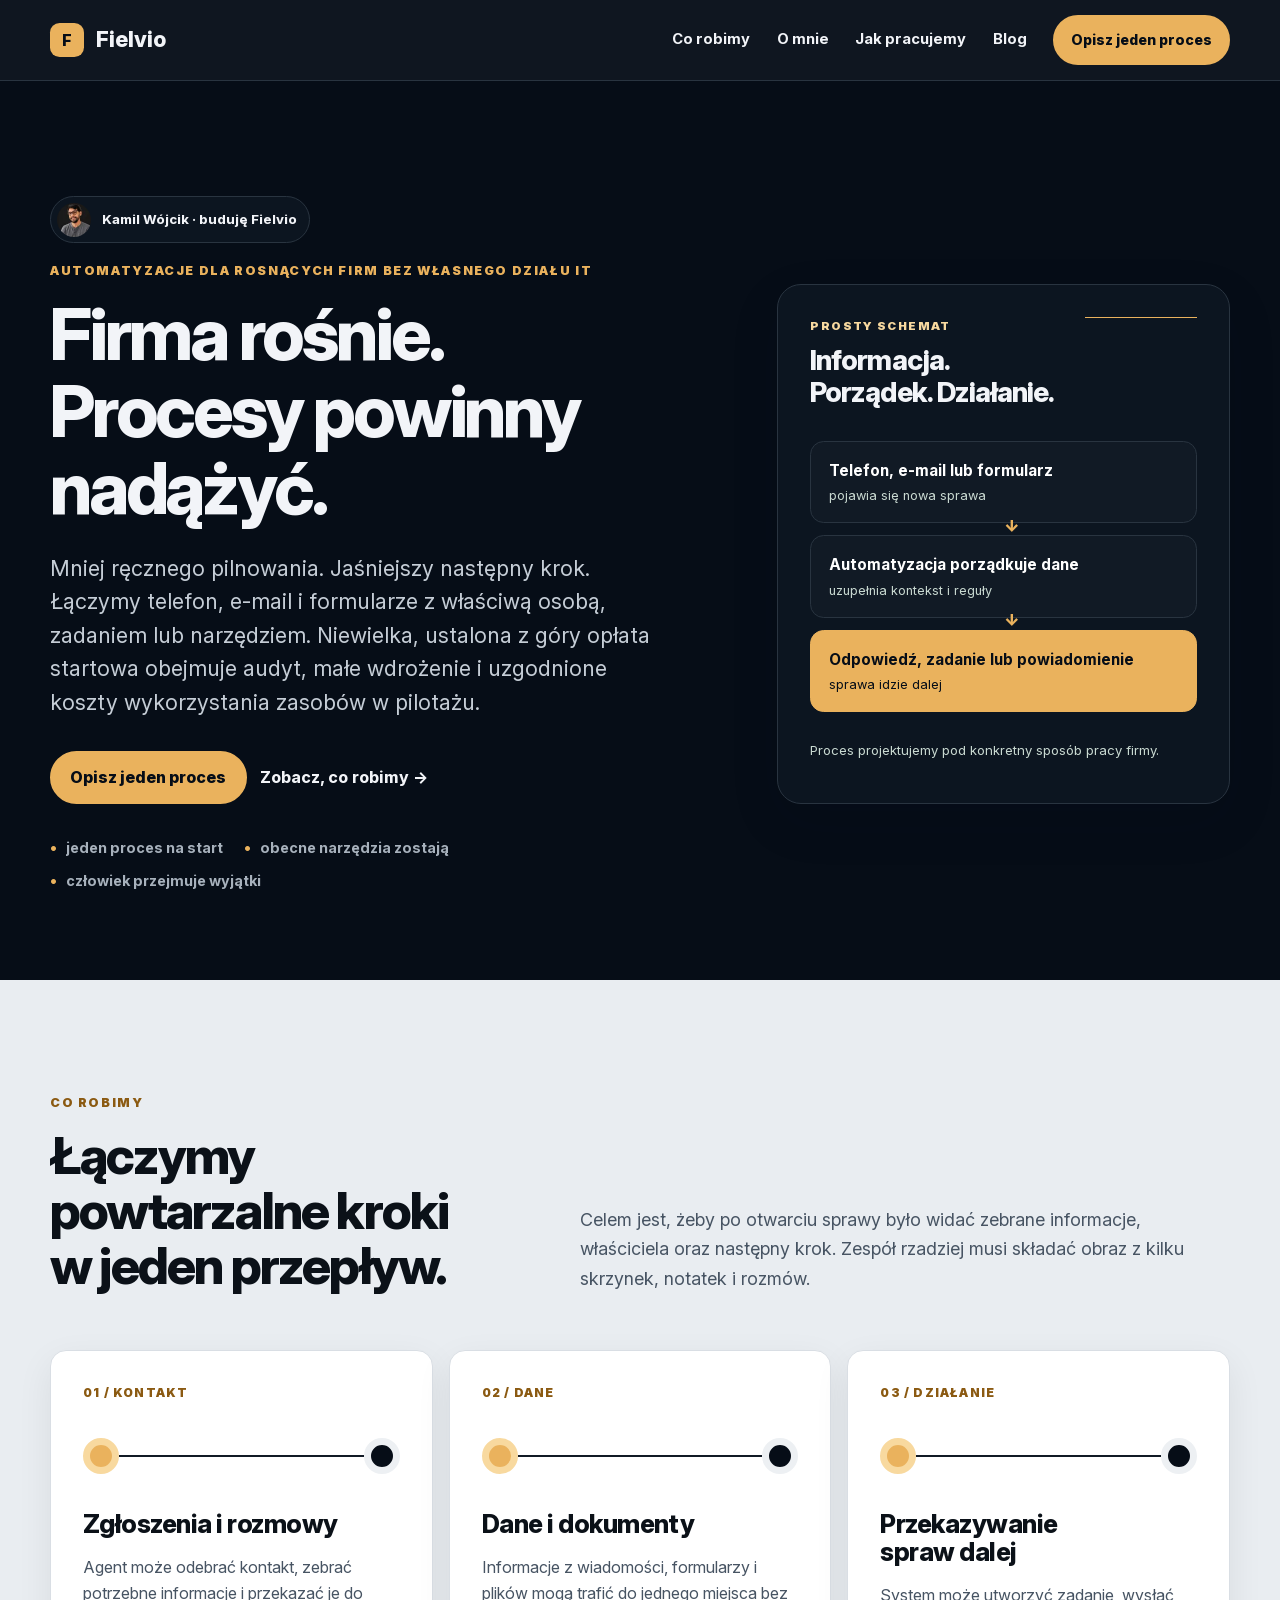
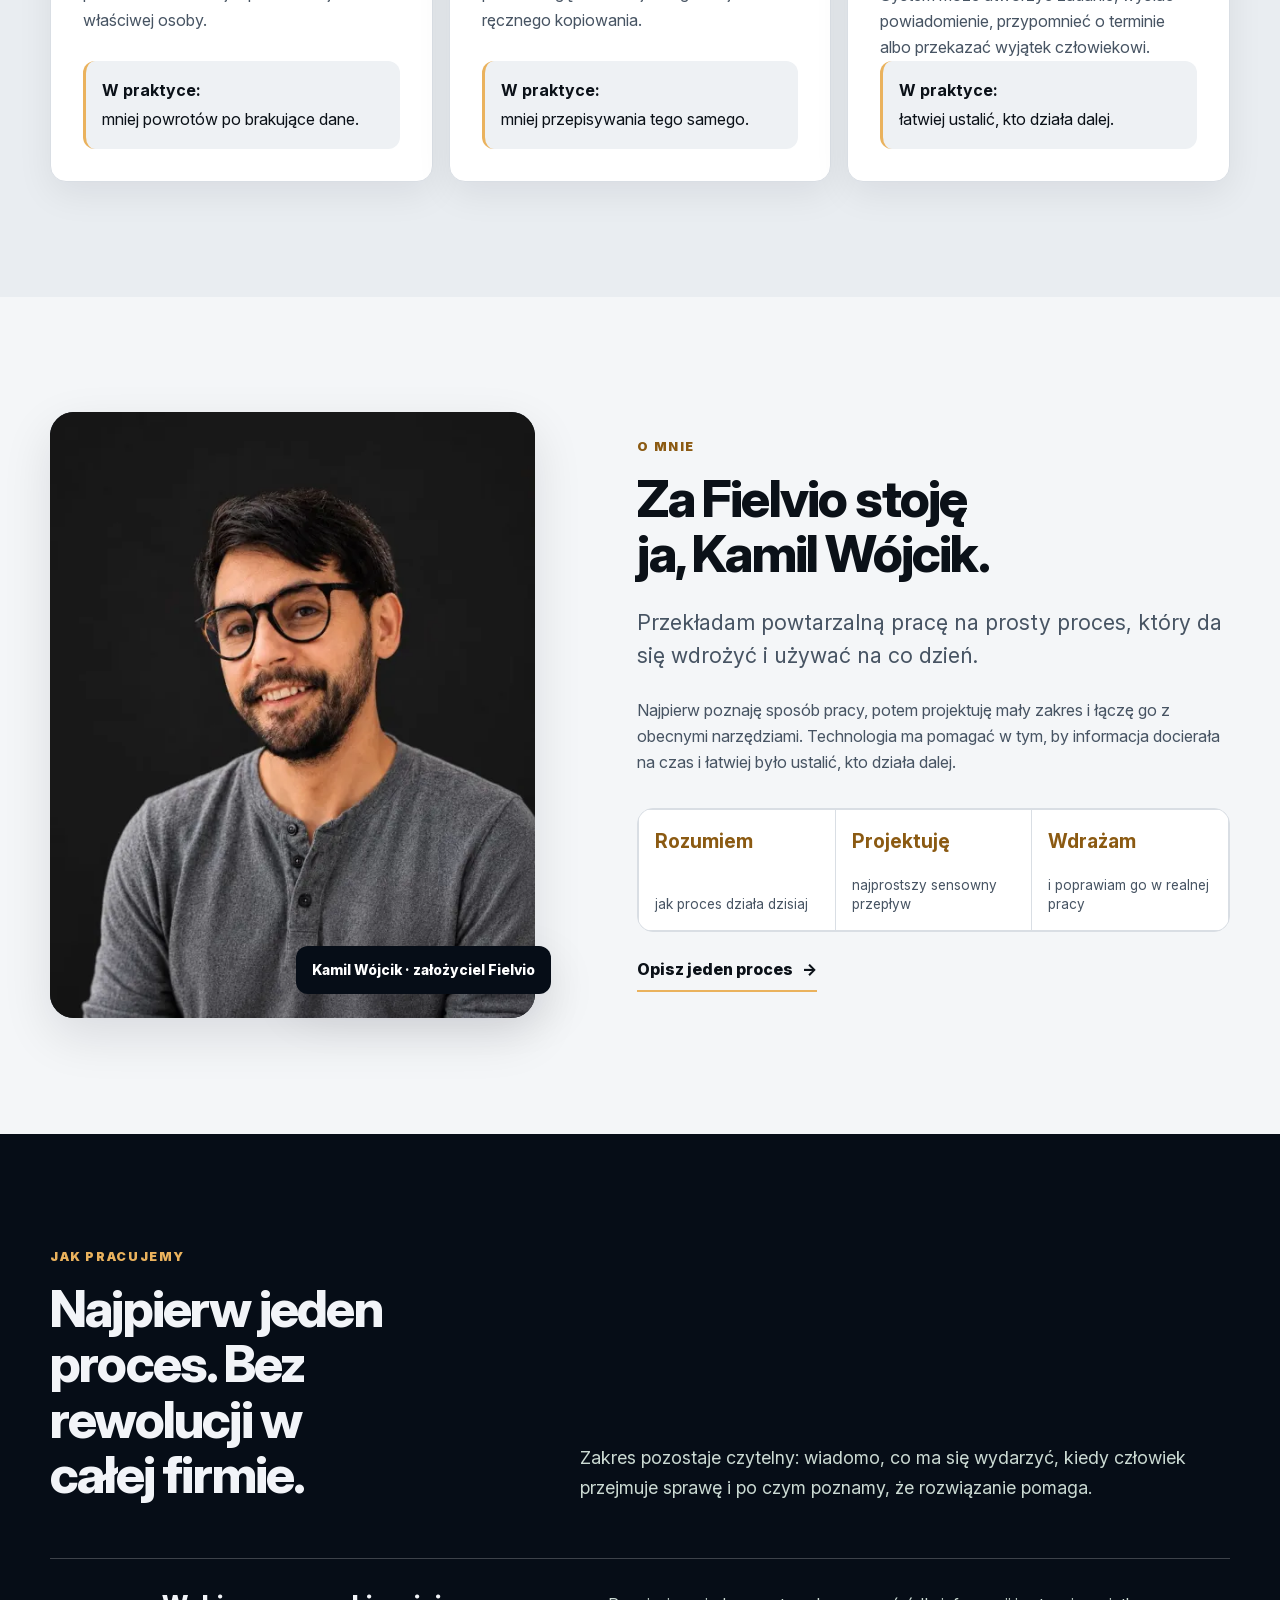
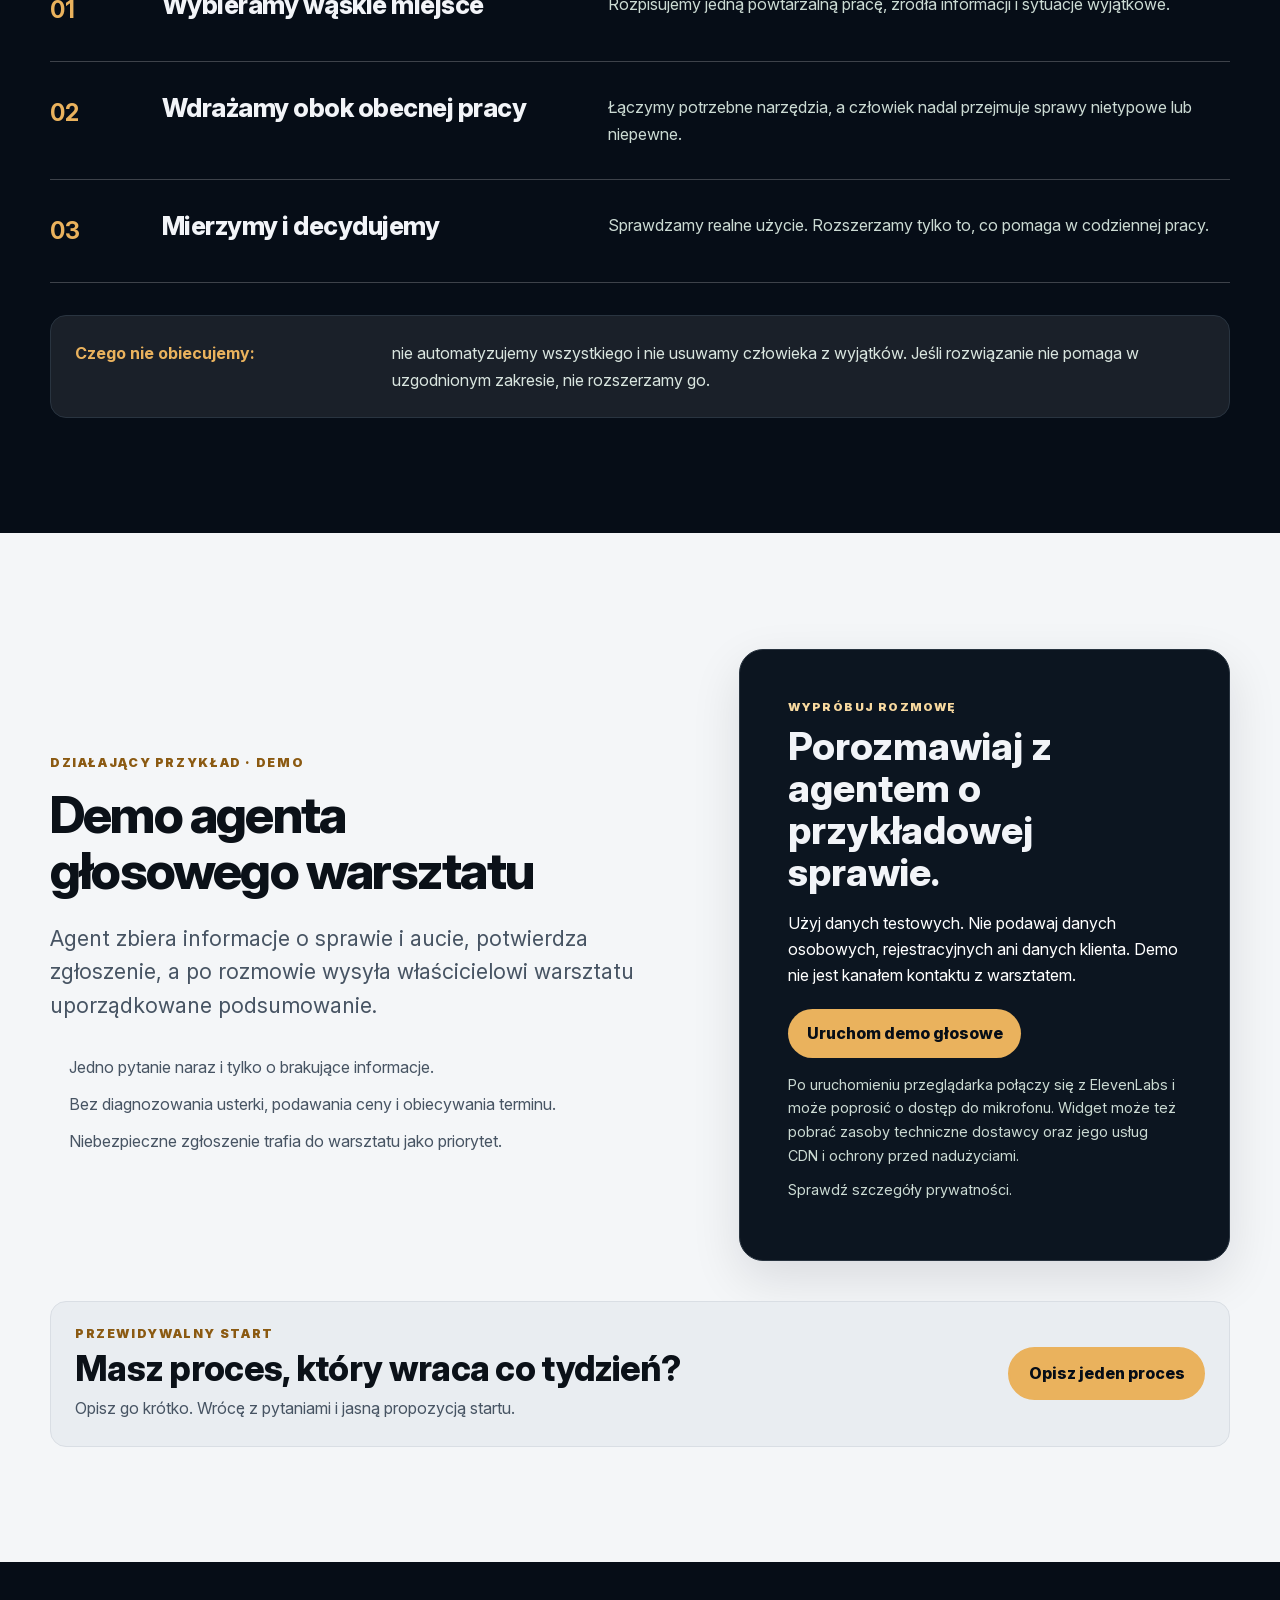
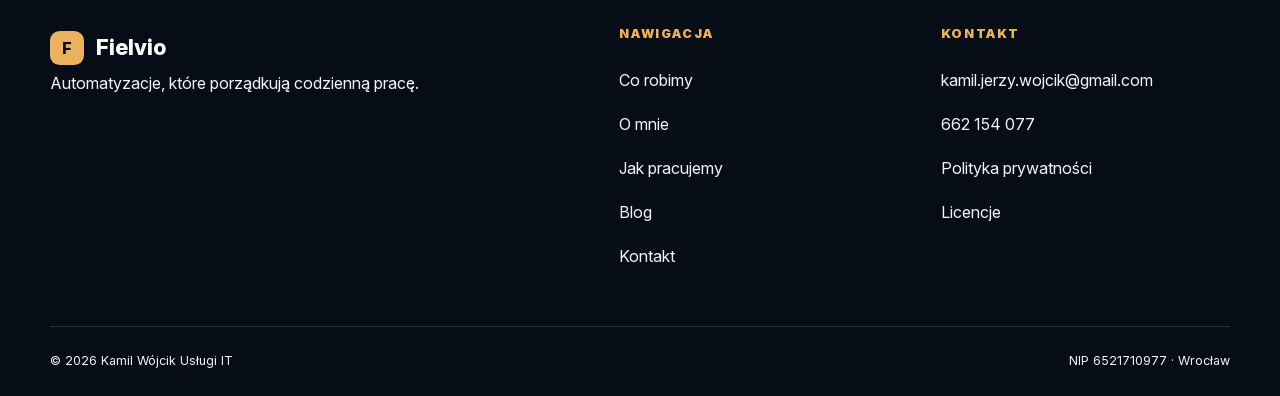
<file: index.html>
<!DOCTYPE html><html lang="pl"><head><meta charset="UTF-8"><meta name="viewport" content="width=device-width, initial-scale=1"><meta name="theme-color" content="#060d17"><link rel="icon" type="image/svg+xml" href="/favicon.svg"><link rel="alternate" type="application/rss+xml" title="Blog Fielvio" href="/rss.xml"><title>Automatyzacja procesów dla rosnących firm | Fielvio</title><meta name="description" content="Projektujemy i wdrażamy automatyzacje zgłoszeń, danych i codziennych procesów. Poznaj podejście Kamila Wójcika i sprawdź działające demo."><link rel="canonical" href="https://fielvio.pl/"><meta name="robots" content="index, follow, max-image-preview:large"><meta property="og:locale" content="pl_PL"><meta property="og:type" content="website"><meta property="og:site_name" content="Fielvio"><meta property="og:title" content="Automatyzacja procesów dla rosnących firm | Fielvio"><meta property="og:description" content="Projektujemy i wdrażamy automatyzacje zgłoszeń, danych i codziennych procesów. Poznaj podejście Kamila Wójcika i sprawdź działające demo."><meta property="og:url" content="https://fielvio.pl/"><meta property="og:image" content="https://fielvio.pl/og-default.webp"><meta name="twitter:card" content="summary_large_image"><meta name="twitter:title" content="Automatyzacja procesów dla rosnących firm | Fielvio"><meta name="twitter:description" content="Projektujemy i wdrażamy automatyzacje zgłoszeń, danych i codziennych procesów. Poznaj podejście Kamila Wójcika i sprawdź działające demo."><meta name="twitter:image" content="https://fielvio.pl/og-default.webp"><script type="application/ld+json">[{"@context":"https://schema.org","@type":"Organization","@id":"https://fielvio.pl/#organization","name":"Fielvio","legalName":"Kamil Wójcik Usługi IT","url":"https://fielvio.pl","email":"kamil.jerzy.wojcik@gmail.com","telephone":"+48662154077","founder":{"@id":"https://fielvio.pl/o-mnie/#person"}},{"@context":"https://schema.org","@type":"WebSite","@id":"https://fielvio.pl/#website","name":"Fielvio","url":"https://fielvio.pl","inLanguage":"pl-PL","publisher":{"@id":"https://fielvio.pl/#organization"}}]</script><link rel="stylesheet" href="/_astro/BaseLayout.Itu36SnA.css"></head><body><header class="site-header"><a class="skip-link" href="#tresc">Przejdź do treści</a><div class="shell header-inner"><a class="brand" href="/" aria-label="Fielvio — strona główna" aria-current="page"><span class="brand-mark" aria-hidden="true">F</span><span>Fielvio</span></a><nav class="desktop-nav" aria-label="Główna nawigacja"><a href="/o-fielvio/">Co robimy</a><a href="/o-mnie/">O mnie</a><a href="/jak-dzialamy/">Jak pracujemy</a><a href="/blog/">Blog</a><a class="button button-small" href="/kontakt/">Opisz jeden proces</a></nav><details class="mobile-menu"><summary aria-label="Otwórz menu">Menu</summary><nav aria-label="Nawigacja mobilna"><a href="/o-fielvio/">Co robimy</a><a href="/o-mnie/">O mnie</a><a href="/jak-dzialamy/">Jak pracujemy</a><a href="/blog/">Blog</a><a href="/kontakt/">Opisz jeden proces</a></nav></details></div></header><script type="module">document.querySelectorAll(`.mobile-menu`).forEach(e=>{e.querySelectorAll(`a`).forEach(t=>{t.addEventListener(`click`,()=>e.removeAttribute(`open`))})});</script><main id="tresc"><section class="hero"><div class="shell hero-grid"><div class="hero-copy"><div class="founder-badge"><img src="/_astro/kamil-wojcik.DJaBqA9O_ZCQVXe.webp" alt="Kamil Wójcik" loading="eager" decoding="async" width="68" height="68"><span>Kamil Wójcik · buduję Fielvio</span></div><p class="eyebrow">Automatyzacje dla rosnących firm bez własnego działu IT</p><h1 class="display">Firma rośnie. Procesy powinny nadążyć.</h1><p class="lead">Mniej ręcznego pilnowania. Jaśniejszy następny krok. Łączymy telefon, e-mail i formularze z właściwą osobą, zadaniem lub narzędziem. Niewielka, ustalona z góry opłata startowa obejmuje audyt, małe wdrożenie i uzgodnione koszty wykorzystania zasobów w pilotażu.</p><div class="hero-actions"><a class="button" href="/kontakt/?source=homepage">Opisz jeden proces</a><a class="hero-text-link" href="#co-robimy">Zobacz, co robimy →</a></div><div class="trust-line" aria-label="Zasady wdrożenia"><span>jeden proces na start</span><span>obecne narzędzia zostają</span><span>człowiek przejmuje wyjątki</span></div></div><div class="process-board" aria-label="Schemat przykładowej automatyzacji"><p class="board-label">Prosty schemat</p><h2 class="board-title">Informacja. Porządek. Działanie.</h2><div class="flow"><div class="flow-node"><strong>Telefon, e-mail lub formularz</strong><span>pojawia się nowa sprawa</span></div><div class="flow-node"><strong>Automatyzacja porządkuje dane</strong><span>uzupełnia kontekst i reguły</span></div><div class="flow-node"><strong>Odpowiedź, zadanie lub powiadomienie</strong><span>sprawa idzie dalej</span></div></div><p class="board-note">Proces projektujemy pod konkretny sposób pracy firmy.</p></div></div></section><section class="section section-warm" id="co-robimy"><div class="shell"><div class="section-head"><div><p class="eyebrow">Co robimy</p><h2>Łączymy powtarzalne kroki w jeden przepływ.</h2></div><p>Celem jest, żeby po otwarciu sprawy było widać zebrane informacje, właściciela oraz następny krok. Zespół rzadziej musi składać obraz z kilku skrzynek, notatek i rozmów.</p></div><div class="service-grid"><article class="service-card"><p class="service-number">01 / kontakt</p><div class="service-diagram" aria-hidden="true"><span></span><i></i><span></span></div><h3>Zgłoszenia i rozmowy</h3><p>Agent może odebrać kontakt, zebrać potrzebne informacje i przekazać je do właściwej osoby.</p><p class="service-outcome"><strong>W praktyce:</strong> mniej powrotów po brakujące dane.</p></article><article class="service-card"><p class="service-number">02 / dane</p><div class="service-diagram" aria-hidden="true"><span></span><i></i><span></span></div><h3>Dane i dokumenty</h3><p>Informacje z wiadomości, formularzy i plików mogą trafić do jednego miejsca bez ręcznego kopiowania.</p><p class="service-outcome"><strong>W praktyce:</strong> mniej przepisywania tego samego.</p></article><article class="service-card"><p class="service-number">03 / działanie</p><div class="service-diagram" aria-hidden="true"><span></span><i></i><span></span></div><h3>Przekazywanie spraw dalej</h3><p>System może utworzyć zadanie, wysłać powiadomienie, przypomnieć o terminie albo przekazać wyjątek człowiekowi.</p><p class="service-outcome"><strong>W praktyce:</strong> łatwiej ustalić, kto działa dalej.</p></article></div></div></section><section class="section" id="o-mnie"><div class="shell about-grid"><div class="about-intro"><p class="eyebrow">O mnie</p><h2>Za Fielvio stoję ja, Kamil Wójcik.</h2><p class="lead">Przekładam powtarzalną pracę na prosty proces, który da się wdrożyć i używać na co dzień.</p></div><figure class="portrait-card"><div class="portrait-frame"><img src="/_astro/kamil-wojcik.DJaBqA9O_ZqCJKt.webp" srcset="/_astro/kamil-wojcik.DJaBqA9O_Z2ayBVo.webp 360w, /_astro/kamil-wojcik.DJaBqA9O_N3twy.webp 540w, /_astro/kamil-wojcik.DJaBqA9O_Z17Wull.webp 720w, /_astro/kamil-wojcik.DJaBqA9O_ZqCJKt.webp 900w" alt="Kamil Wójcik, założyciel Fielvio" sizes="(max-width: 900px) 90vw, 42vw" loading="lazy" decoding="async" width="900" height="1125"></div><figcaption>Kamil Wójcik · założyciel Fielvio</figcaption></figure><div class="about-detail"><p class="about-summary">Najpierw poznaję sposób pracy, potem projektuję mały zakres i łączę go z obecnymi narzędziami. Technologia ma pomagać w tym, by informacja docierała na czas i łatwiej było ustalić, kto działa dalej.</p><ul class="about-points" aria-label="Podejście Kamila do automatyzacji"><li><strong>Rozumiem</strong><span>jak proces działa dzisiaj</span></li><li><strong>Projektuję</strong><span>najprostszy sensowny przepływ</span></li><li><strong>Wdrażam</strong><span>i poprawiam go w realnej pracy</span></li></ul><a class="about-cta" href="/kontakt/?source=about">Opisz jeden proces <span aria-hidden="true">→</span></a></div></div></section><section class="section section-dark" id="jak-pracujemy"><div class="shell"><div class="section-head"><div><p class="eyebrow">Jak pracujemy</p><h2>Najpierw jeden proces. Bez rewolucji w całej firmie.</h2></div><p>Zakres pozostaje czytelny: wiadomo, co ma się wydarzyć, kiedy człowiek przejmuje sprawę i po czym poznamy, że rozwiązanie pomaga.</p></div><div class="steps"><div class="step"><h3>Wybieramy wąskie miejsce</h3><p>Rozpisujemy jedną powtarzalną pracę, źródła informacji i sytuacje wyjątkowe.</p></div><div class="step"><h3>Wdrażamy obok obecnej pracy</h3><p>Łączymy potrzebne narzędzia, a człowiek nadal przejmuje sprawy nietypowe lub niepewne.</p></div><div class="step"><h3>Mierzymy i decydujemy</h3><p>Sprawdzamy realne użycie. Rozszerzamy tylko to, co pomaga w codziennej pracy.</p></div></div><aside class="honesty-note"><strong>Czego nie obiecujemy:</strong><span>nie automatyzujemy wszystkiego i nie usuwamy człowieka z wyjątków. Jeśli rozwiązanie nie pomaga w uzgodnionym zakresie, nie rozszerzamy go.</span></aside></div></section><section class="section demo-section" id="demo"><div class="shell demo-grid"><div class="demo-copy"><p class="eyebrow">Działający przykład · demo</p><h2>Demo agenta głosowego warsztatu</h2><p class="lead">Agent zbiera informacje o sprawie i aucie, potwierdza zgłoszenie, a po rozmowie wysyła właścicielowi warsztatu uporządkowane podsumowanie.</p><ul class="demo-outcomes"><li>Jedno pytanie naraz i tylko o brakujące informacje.</li><li>Bez diagnozowania usterki, podawania ceny i obiecywania terminu.</li><li>Niebezpieczne zgłoszenie trafia do warsztatu jako priorytet.</li></ul></div><div class="demo-panel"><p class="board-label">Wypróbuj rozmowę</p><p class="demo-title">Porozmawiaj z agentem o przykładowej sprawie.</p><p>Użyj danych testowych. Nie podawaj danych osobowych, rejestracyjnych ani danych klienta. Demo nie jest kanałem kontaktu z warsztatem.</p><button class="button demo-activate" type="button" data-agent-activate aria-controls="workshop-agent-widget">Uruchom demo głosowe</button><p class="demo-status" data-agent-status role="status" aria-live="polite" aria-atomic="true">Po uruchomieniu przeglądarka połączy się z ElevenLabs i może poprosić o dostęp do mikrofonu. Widget może też pobrać zasoby techniczne dostawcy oraz jego usług CDN i ochrony przed nadużyciami. <a href="/polityka-prywatnosci/">Sprawdź szczegóły prywatności.</a></p></div><div class="demo-final-cta"><div><p class="eyebrow">Przewidywalny start</p><h3>Masz proces, który wraca co tydzień?</h3><p>Opisz go krótko. Wrócę z pytaniami i jasną propozycją startu.</p></div><a class="button" href="/kontakt/?source=demo-final">Opisz jeden proces</a></div></div></section><elevenlabs-convai id="workshop-agent-widget" agent-id="agent_0401kxb5snvceagtbv0nbrvsnf71" hidden="true"></elevenlabs-convai><script type="module" src="/_astro/index.astro_astro_type_script_index_0_lang.DFWrVphy.js"></script></main><footer class="site-footer"><div class="shell footer-grid"><div><a class="brand brand-footer" href="/"><span class="brand-mark" aria-hidden="true">F</span><span>Fielvio</span></a><p class="footer-statement">Automatyzacje, które porządkują codzienną pracę.</p></div><div><p class="eyebrow">Nawigacja</p><ul class="footer-links"><li><a href="/o-fielvio/">Co robimy</a></li><li><a href="/o-mnie/">O mnie</a></li><li><a href="/jak-dzialamy/">Jak pracujemy</a></li><li><a href="/blog/">Blog</a></li><li><a href="/kontakt/">Kontakt</a></li></ul></div><div><p class="eyebrow">Kontakt</p><ul class="footer-links"><li><a href="mailto:kamil.jerzy.wojcik@gmail.com">kamil.jerzy.wojcik@gmail.com</a></li><li><a href="tel:+48662154077">662 154 077</a></li><li><a href="/polityka-prywatnosci/">Polityka prywatności</a></li><li><a href="/THIRD_PARTY_NOTICES.txt">Licencje</a></li></ul></div></div><div class="shell legal-line"><span>© 2026 Kamil Wójcik Usługi IT</span><span>NIP 6521710977 · Wrocław</span></div></footer></body></html>
</file>
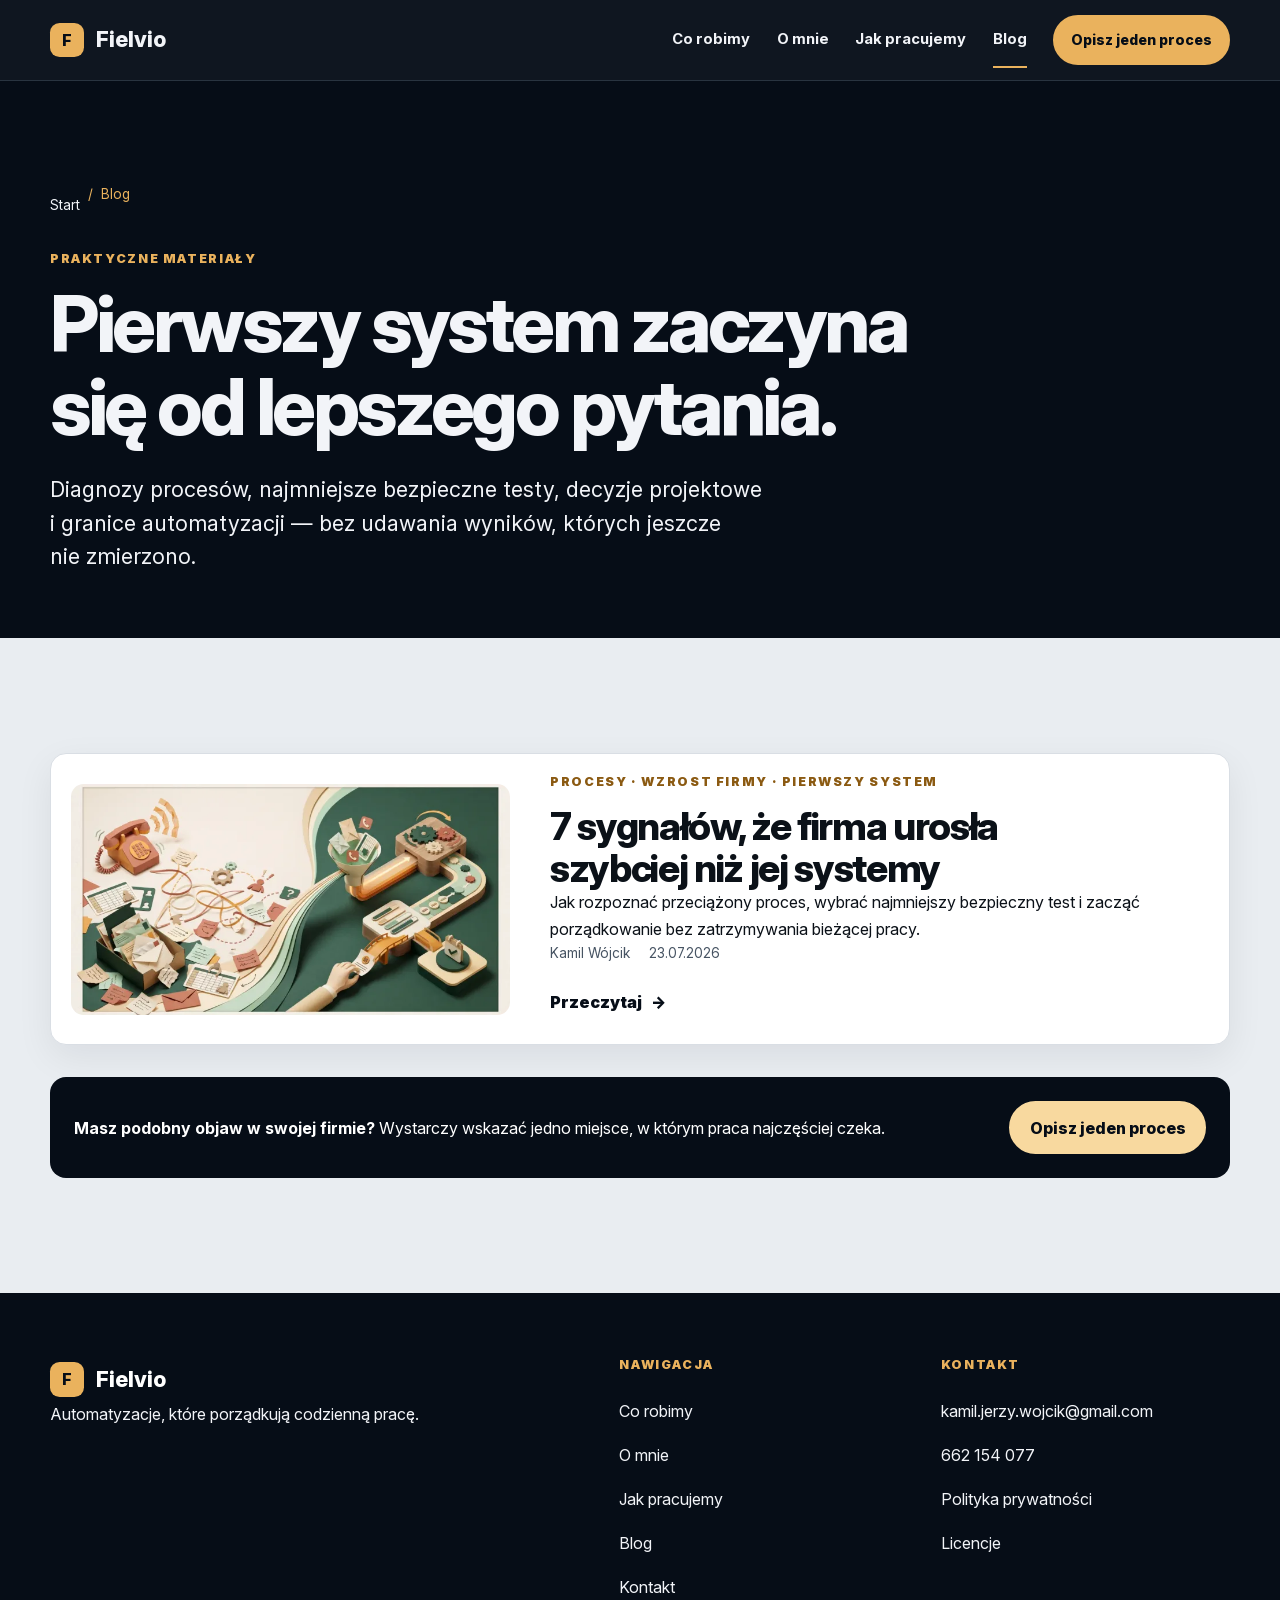
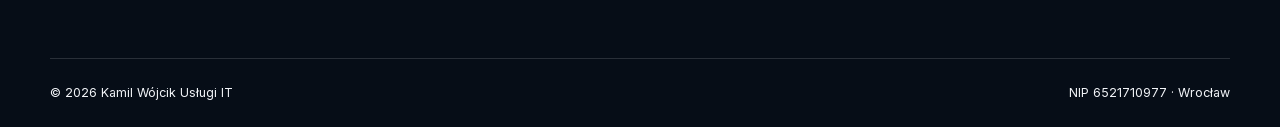
<file: blog/index.html>
<!DOCTYPE html><html lang="pl"><head><meta charset="UTF-8"><meta name="viewport" content="width=device-width, initial-scale=1"><meta name="theme-color" content="#060d17"><link rel="icon" type="image/svg+xml" href="/favicon.svg"><link rel="alternate" type="application/rss+xml" title="Blog Fielvio" href="/rss.xml"><title>Blog | Fielvio</title><meta name="description" content="Praktyczne materiały o pierwszym systemie, przeciążonych procesach, trybie równoległym i mierzeniu automatyzacji bez magii."><link rel="canonical" href="https://fielvio.pl/blog/"><meta name="robots" content="index, follow, max-image-preview:large"><meta property="og:locale" content="pl_PL"><meta property="og:type" content="website"><meta property="og:site_name" content="Fielvio"><meta property="og:title" content="Blog | Fielvio"><meta property="og:description" content="Praktyczne materiały o pierwszym systemie, przeciążonych procesach, trybie równoległym i mierzeniu automatyzacji bez magii."><meta property="og:url" content="https://fielvio.pl/blog/"><meta property="og:image" content="https://fielvio.pl/og-default.webp"><meta name="twitter:card" content="summary_large_image"><meta name="twitter:title" content="Blog | Fielvio"><meta name="twitter:description" content="Praktyczne materiały o pierwszym systemie, przeciążonych procesach, trybie równoległym i mierzeniu automatyzacji bez magii."><meta name="twitter:image" content="https://fielvio.pl/og-default.webp"><script type="application/ld+json">[{"@context":"https://schema.org","@type":"Organization","@id":"https://fielvio.pl/#organization","name":"Fielvio","legalName":"Kamil Wójcik Usługi IT","url":"https://fielvio.pl","email":"kamil.jerzy.wojcik@gmail.com","telephone":"+48662154077","founder":{"@id":"https://fielvio.pl/o-mnie/#person"}},{"@context":"https://schema.org","@type":"WebSite","@id":"https://fielvio.pl/#website","name":"Fielvio","url":"https://fielvio.pl","inLanguage":"pl-PL","publisher":{"@id":"https://fielvio.pl/#organization"}}]</script><link rel="stylesheet" href="/_astro/BaseLayout.Itu36SnA.css"></head><body><header class="site-header"><a class="skip-link" href="#tresc">Przejdź do treści</a><div class="shell header-inner"><a class="brand" href="/" aria-label="Fielvio — strona główna"><span class="brand-mark" aria-hidden="true">F</span><span>Fielvio</span></a><nav class="desktop-nav" aria-label="Główna nawigacja"><a href="/o-fielvio/">Co robimy</a><a href="/o-mnie/">O mnie</a><a href="/jak-dzialamy/">Jak pracujemy</a><a href="/blog/" aria-current="page">Blog</a><a class="button button-small" href="/kontakt/">Opisz jeden proces</a></nav><details class="mobile-menu"><summary aria-label="Otwórz menu">Menu</summary><nav aria-label="Nawigacja mobilna"><a href="/o-fielvio/">Co robimy</a><a href="/o-mnie/">O mnie</a><a href="/jak-dzialamy/">Jak pracujemy</a><a href="/blog/" aria-current="page">Blog</a><a href="/kontakt/">Opisz jeden proces</a></nav></details></div></header><script type="module">document.querySelectorAll(`.mobile-menu`).forEach(e=>{e.querySelectorAll(`a`).forEach(t=>{t.addEventListener(`click`,()=>e.removeAttribute(`open`))})});</script><main id="tresc"><header class="page-hero"><div class="shell"><nav class="breadcrumbs" aria-label="Okruszki"><a href="/">Start</a><span>/</span><span>Blog</span></nav><p class="eyebrow">Praktyczne materiały</p><h1 class="display">Pierwszy system zaczyna się od lepszego pytania.</h1><p class="lead">Diagnozy procesów, najmniejsze bezpieczne testy, decyzje projektowe i granice automatyzacji — bez udawania wyników, których jeszcze nie zmierzono.</p></div></header><section class="section section-warm"><div class="shell blog-list"><article class="blog-card"><img src="/_astro/7-sygnalow-firma-systemy.ga7vuOqt_1Tnbcc.webp" srcset="/_astro/7-sygnalow-firma-systemy.ga7vuOqt_2r5ea3.webp 420w, /_astro/7-sygnalow-firma-systemy.ga7vuOqt_Z1NDlTp.webp 760w" alt="Rozproszone telefony, wiadomości i arkusze przechodzą w jeden uporządkowany przepływ zakończony działaniem" sizes="(max-width: 640px) 100vw, 40vw" loading="lazy" decoding="async" width="1200" height="630"><div><p class="eyebrow">procesy · wzrost firmy · pierwszy system</p><h2><a href="/blog/7-sygnalow-ze-firma-urosla-szybciej-niz-systemy/">7 sygnałów, że firma urosła szybciej niż jej systemy</a></h2><p>Jak rozpoznać przeciążony proces, wybrać najmniejszy bezpieczny test i zacząć porządkowanie bez zatrzymywania bieżącej pracy.</p><div class="blog-meta"><span>Kamil Wójcik</span><time datetime="2026-07-23T00:00:00.000Z">23.07.2026</time></div><a class="text-link" href="/blog/7-sygnalow-ze-firma-urosla-szybciej-niz-systemy/">Przeczytaj</a></div></article><div class="blog-bridge"><p><strong>Masz podobny objaw w swojej firmie?</strong> Wystarczy wskazać jedno miejsce, w którym praca najczęściej czeka.</p><a class="button" href="/kontakt/?source=blog-index">Opisz jeden proces</a></div></div></section></main><footer class="site-footer"><div class="shell footer-grid"><div><a class="brand brand-footer" href="/"><span class="brand-mark" aria-hidden="true">F</span><span>Fielvio</span></a><p class="footer-statement">Automatyzacje, które porządkują codzienną pracę.</p></div><div><p class="eyebrow">Nawigacja</p><ul class="footer-links"><li><a href="/o-fielvio/">Co robimy</a></li><li><a href="/o-mnie/">O mnie</a></li><li><a href="/jak-dzialamy/">Jak pracujemy</a></li><li><a href="/blog/">Blog</a></li><li><a href="/kontakt/">Kontakt</a></li></ul></div><div><p class="eyebrow">Kontakt</p><ul class="footer-links"><li><a href="mailto:kamil.jerzy.wojcik@gmail.com">kamil.jerzy.wojcik@gmail.com</a></li><li><a href="tel:+48662154077">662 154 077</a></li><li><a href="/polityka-prywatnosci/">Polityka prywatności</a></li><li><a href="/THIRD_PARTY_NOTICES.txt">Licencje</a></li></ul></div></div><div class="shell legal-line"><span>© 2026 Kamil Wójcik Usługi IT</span><span>NIP 6521710977 · Wrocław</span></div></footer></body></html>
</file>
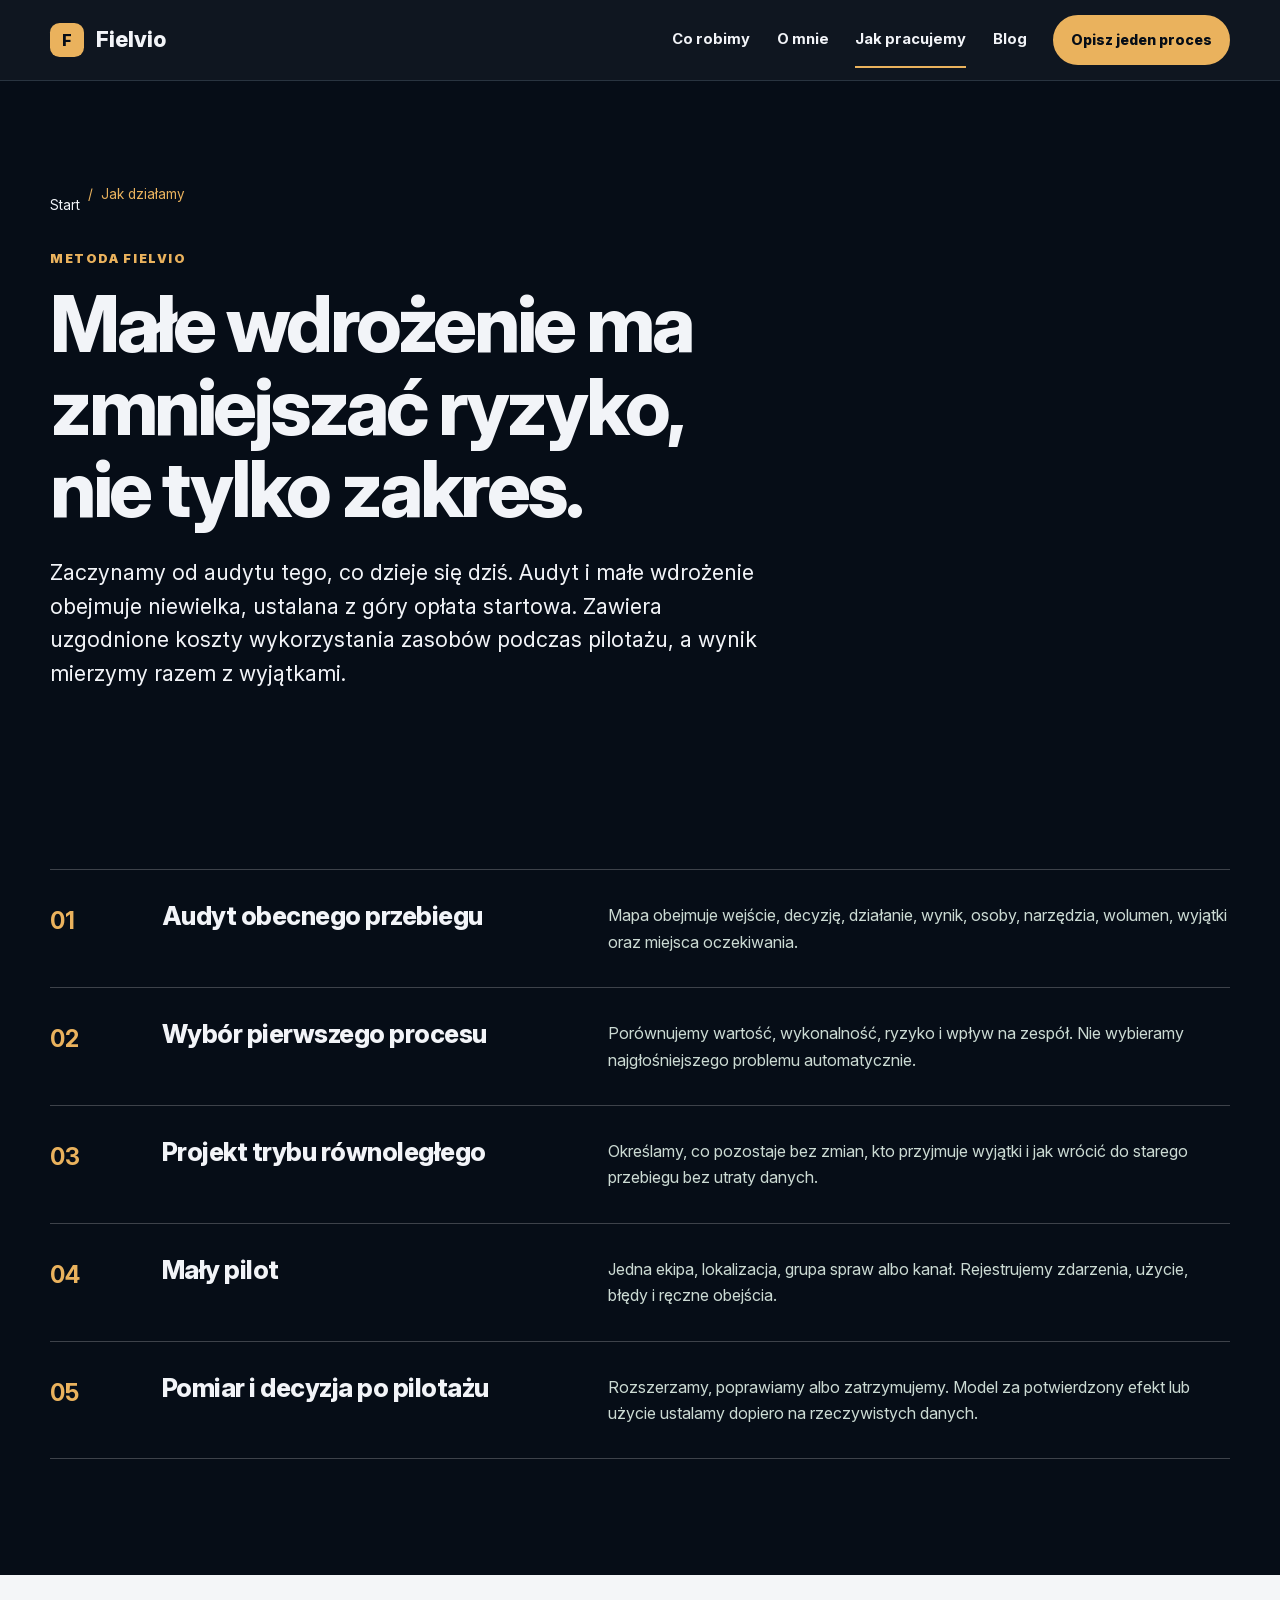
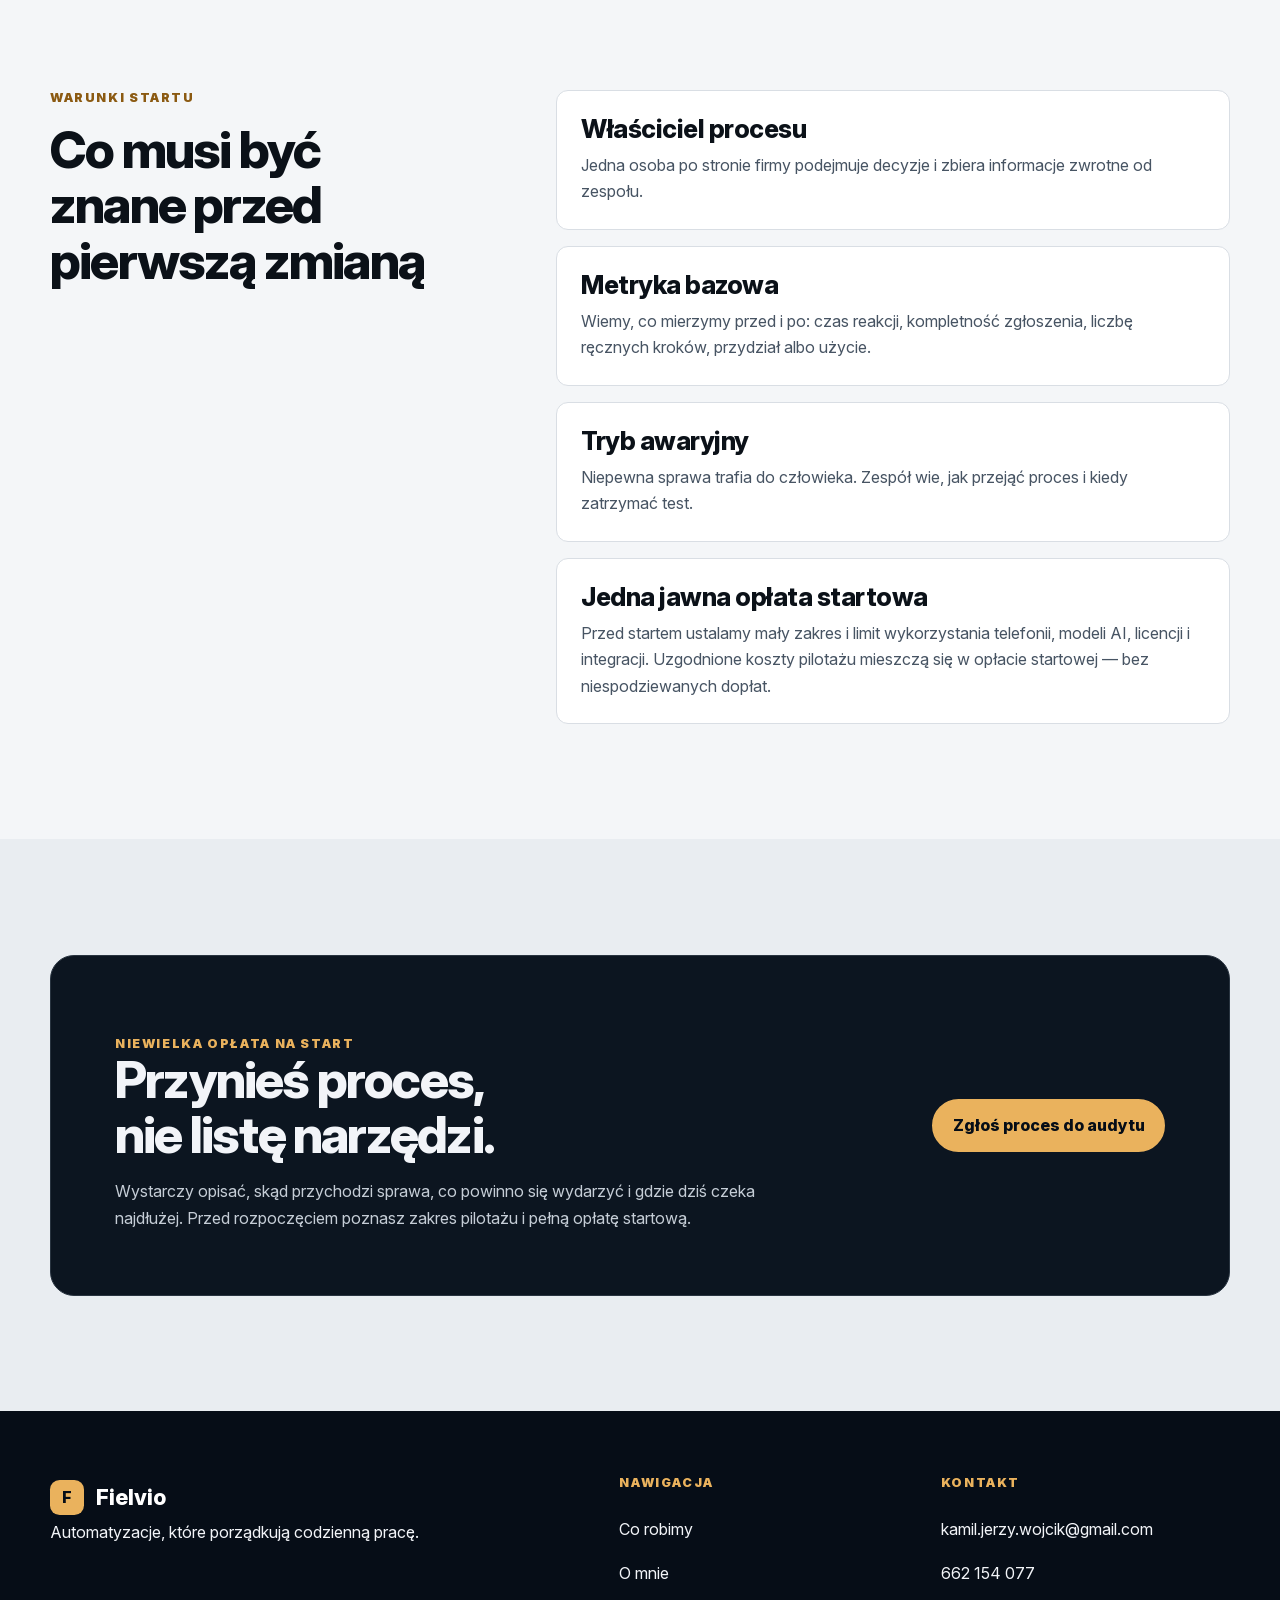
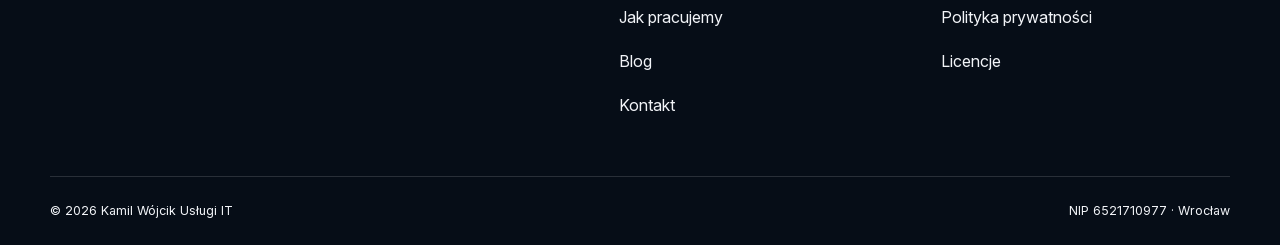
<file: jak-dzialamy/index.html>
<!DOCTYPE html><html lang="pl"><head><meta charset="UTF-8"><meta name="viewport" content="width=device-width, initial-scale=1"><meta name="theme-color" content="#060d17"><link rel="icon" type="image/svg+xml" href="/favicon.svg"><link rel="alternate" type="application/rss+xml" title="Blog Fielvio" href="/rss.xml"><title>Jak działamy | Fielvio</title><meta name="description" content="Od mapy procesu przez tryb równoległy do pomiaru. Zobacz, jak Fielvio wdraża jeden proces bez zatrzymywania pracy."><link rel="canonical" href="https://fielvio.pl/jak-dzialamy/"><meta name="robots" content="index, follow, max-image-preview:large"><meta property="og:locale" content="pl_PL"><meta property="og:type" content="website"><meta property="og:site_name" content="Fielvio"><meta property="og:title" content="Jak działamy | Fielvio"><meta property="og:description" content="Od mapy procesu przez tryb równoległy do pomiaru. Zobacz, jak Fielvio wdraża jeden proces bez zatrzymywania pracy."><meta property="og:url" content="https://fielvio.pl/jak-dzialamy/"><meta property="og:image" content="https://fielvio.pl/og-default.webp"><meta name="twitter:card" content="summary_large_image"><meta name="twitter:title" content="Jak działamy | Fielvio"><meta name="twitter:description" content="Od mapy procesu przez tryb równoległy do pomiaru. Zobacz, jak Fielvio wdraża jeden proces bez zatrzymywania pracy."><meta name="twitter:image" content="https://fielvio.pl/og-default.webp"><script type="application/ld+json">[{"@context":"https://schema.org","@type":"Organization","@id":"https://fielvio.pl/#organization","name":"Fielvio","legalName":"Kamil Wójcik Usługi IT","url":"https://fielvio.pl","email":"kamil.jerzy.wojcik@gmail.com","telephone":"+48662154077","founder":{"@id":"https://fielvio.pl/o-mnie/#person"}},{"@context":"https://schema.org","@type":"WebSite","@id":"https://fielvio.pl/#website","name":"Fielvio","url":"https://fielvio.pl","inLanguage":"pl-PL","publisher":{"@id":"https://fielvio.pl/#organization"}},{"@context":"https://schema.org","@type":"Service","@id":"https://fielvio.pl/jak-dzialamy/#service","name":"Audyt i małe wdrożenie automatyzacji procesu","description":"Analiza jednego przeciążonego procesu, mały odwracalny pilot i pomiar efektu bez zatrzymywania bieżącej pracy.","provider":{"@id":"https://fielvio.pl/#organization"},"areaServed":"PL","serviceType":"Automatyzacja procesów biznesowych"}]</script><link rel="stylesheet" href="/_astro/BaseLayout.Itu36SnA.css"></head><body><header class="site-header"><a class="skip-link" href="#tresc">Przejdź do treści</a><div class="shell header-inner"><a class="brand" href="/" aria-label="Fielvio — strona główna"><span class="brand-mark" aria-hidden="true">F</span><span>Fielvio</span></a><nav class="desktop-nav" aria-label="Główna nawigacja"><a href="/o-fielvio/">Co robimy</a><a href="/o-mnie/">O mnie</a><a href="/jak-dzialamy/" aria-current="page">Jak pracujemy</a><a href="/blog/">Blog</a><a class="button button-small" href="/kontakt/">Opisz jeden proces</a></nav><details class="mobile-menu"><summary aria-label="Otwórz menu">Menu</summary><nav aria-label="Nawigacja mobilna"><a href="/o-fielvio/">Co robimy</a><a href="/o-mnie/">O mnie</a><a href="/jak-dzialamy/" aria-current="page">Jak pracujemy</a><a href="/blog/">Blog</a><a href="/kontakt/">Opisz jeden proces</a></nav></details></div></header><script type="module">document.querySelectorAll(`.mobile-menu`).forEach(e=>{e.querySelectorAll(`a`).forEach(t=>{t.addEventListener(`click`,()=>e.removeAttribute(`open`))})});</script><main id="tresc"><header class="page-hero"><div class="shell"><nav class="breadcrumbs" aria-label="Okruszki"><a href="/">Start</a><span>/</span><span>Jak działamy</span></nav><p class="eyebrow">Metoda Fielvio</p><h1 class="display">Małe wdrożenie ma zmniejszać ryzyko, nie tylko zakres.</h1><p class="lead">Zaczynamy od audytu tego, co dzieje się dziś. Audyt i małe wdrożenie obejmuje niewielka, ustalana z góry opłata startowa. Zawiera uzgodnione koszty wykorzystania zasobów podczas pilotażu, a wynik mierzymy razem z wyjątkami.</p></div></header><section class="section section-dark"><div class="shell"><h2 class="visually-hidden">Etapy audytu i małego pilota</h2><div class="steps"><div class="step"><h3>Audyt obecnego przebiegu</h3><p>Mapa obejmuje wejście, decyzję, działanie, wynik, osoby, narzędzia, wolumen, wyjątki oraz miejsca oczekiwania.</p></div><div class="step"><h3>Wybór pierwszego procesu</h3><p>Porównujemy wartość, wykonalność, ryzyko i wpływ na zespół. Nie wybieramy najgłośniejszego problemu automatycznie.</p></div><div class="step"><h3>Projekt trybu równoległego</h3><p>Określamy, co pozostaje bez zmian, kto przyjmuje wyjątki i jak wrócić do starego przebiegu bez utraty danych.</p></div><div class="step"><h3>Mały pilot</h3><p>Jedna ekipa, lokalizacja, grupa spraw albo kanał. Rejestrujemy zdarzenia, użycie, błędy i ręczne obejścia.</p></div><div class="step"><h3>Pomiar i decyzja po pilotażu</h3><p>Rozszerzamy, poprawiamy albo zatrzymujemy. Model za potwierdzony efekt lub użycie ustalamy dopiero na rzeczywistych danych.</p></div></div></div></section><section class="section"><div class="shell two-column"><div class="sticky-heading"><p class="eyebrow">Warunki startu</p><h2>Co musi być znane przed pierwszą zmianą</h2></div><div class="principle-list"><div class="principle"><h3>Właściciel procesu</h3><p>Jedna osoba po stronie firmy podejmuje decyzje i zbiera informacje zwrotne od zespołu.</p></div><div class="principle"><h3>Metryka bazowa</h3><p>Wiemy, co mierzymy przed i po: czas reakcji, kompletność zgłoszenia, liczbę ręcznych kroków, przydział albo użycie.</p></div><div class="principle"><h3>Tryb awaryjny</h3><p>Niepewna sprawa trafia do człowieka. Zespół wie, jak przejąć proces i kiedy zatrzymać test.</p></div><div class="principle"><h3>Jedna jawna opłata startowa</h3><p>Przed startem ustalamy mały zakres i limit wykorzystania telefonii, modeli AI, licencji i integracji. Uzgodnione koszty pilotażu mieszczą się w opłacie startowej — bez niespodziewanych dopłat.</p></div></div></div></section><section class="section section-warm"><div class="shell cta-panel"><div><p class="eyebrow">Niewielka opłata na start</p><h2>Przynieś proces, nie listę narzędzi.</h2><p>Wystarczy opisać, skąd przychodzi sprawa, co powinno się wydarzyć i gdzie dziś czeka najdłużej. Przed rozpoczęciem poznasz zakres pilotażu i pełną opłatę startową.</p></div><a class="button" href="/kontakt/?source=how-it-works">Zgłoś proces do audytu</a></div></section></main><footer class="site-footer"><div class="shell footer-grid"><div><a class="brand brand-footer" href="/"><span class="brand-mark" aria-hidden="true">F</span><span>Fielvio</span></a><p class="footer-statement">Automatyzacje, które porządkują codzienną pracę.</p></div><div><p class="eyebrow">Nawigacja</p><ul class="footer-links"><li><a href="/o-fielvio/">Co robimy</a></li><li><a href="/o-mnie/">O mnie</a></li><li><a href="/jak-dzialamy/">Jak pracujemy</a></li><li><a href="/blog/">Blog</a></li><li><a href="/kontakt/">Kontakt</a></li></ul></div><div><p class="eyebrow">Kontakt</p><ul class="footer-links"><li><a href="mailto:kamil.jerzy.wojcik@gmail.com">kamil.jerzy.wojcik@gmail.com</a></li><li><a href="tel:+48662154077">662 154 077</a></li><li><a href="/polityka-prywatnosci/">Polityka prywatności</a></li><li><a href="/THIRD_PARTY_NOTICES.txt">Licencje</a></li></ul></div></div><div class="shell legal-line"><span>© 2026 Kamil Wójcik Usługi IT</span><span>NIP 6521710977 · Wrocław</span></div></footer></body></html>
</file>
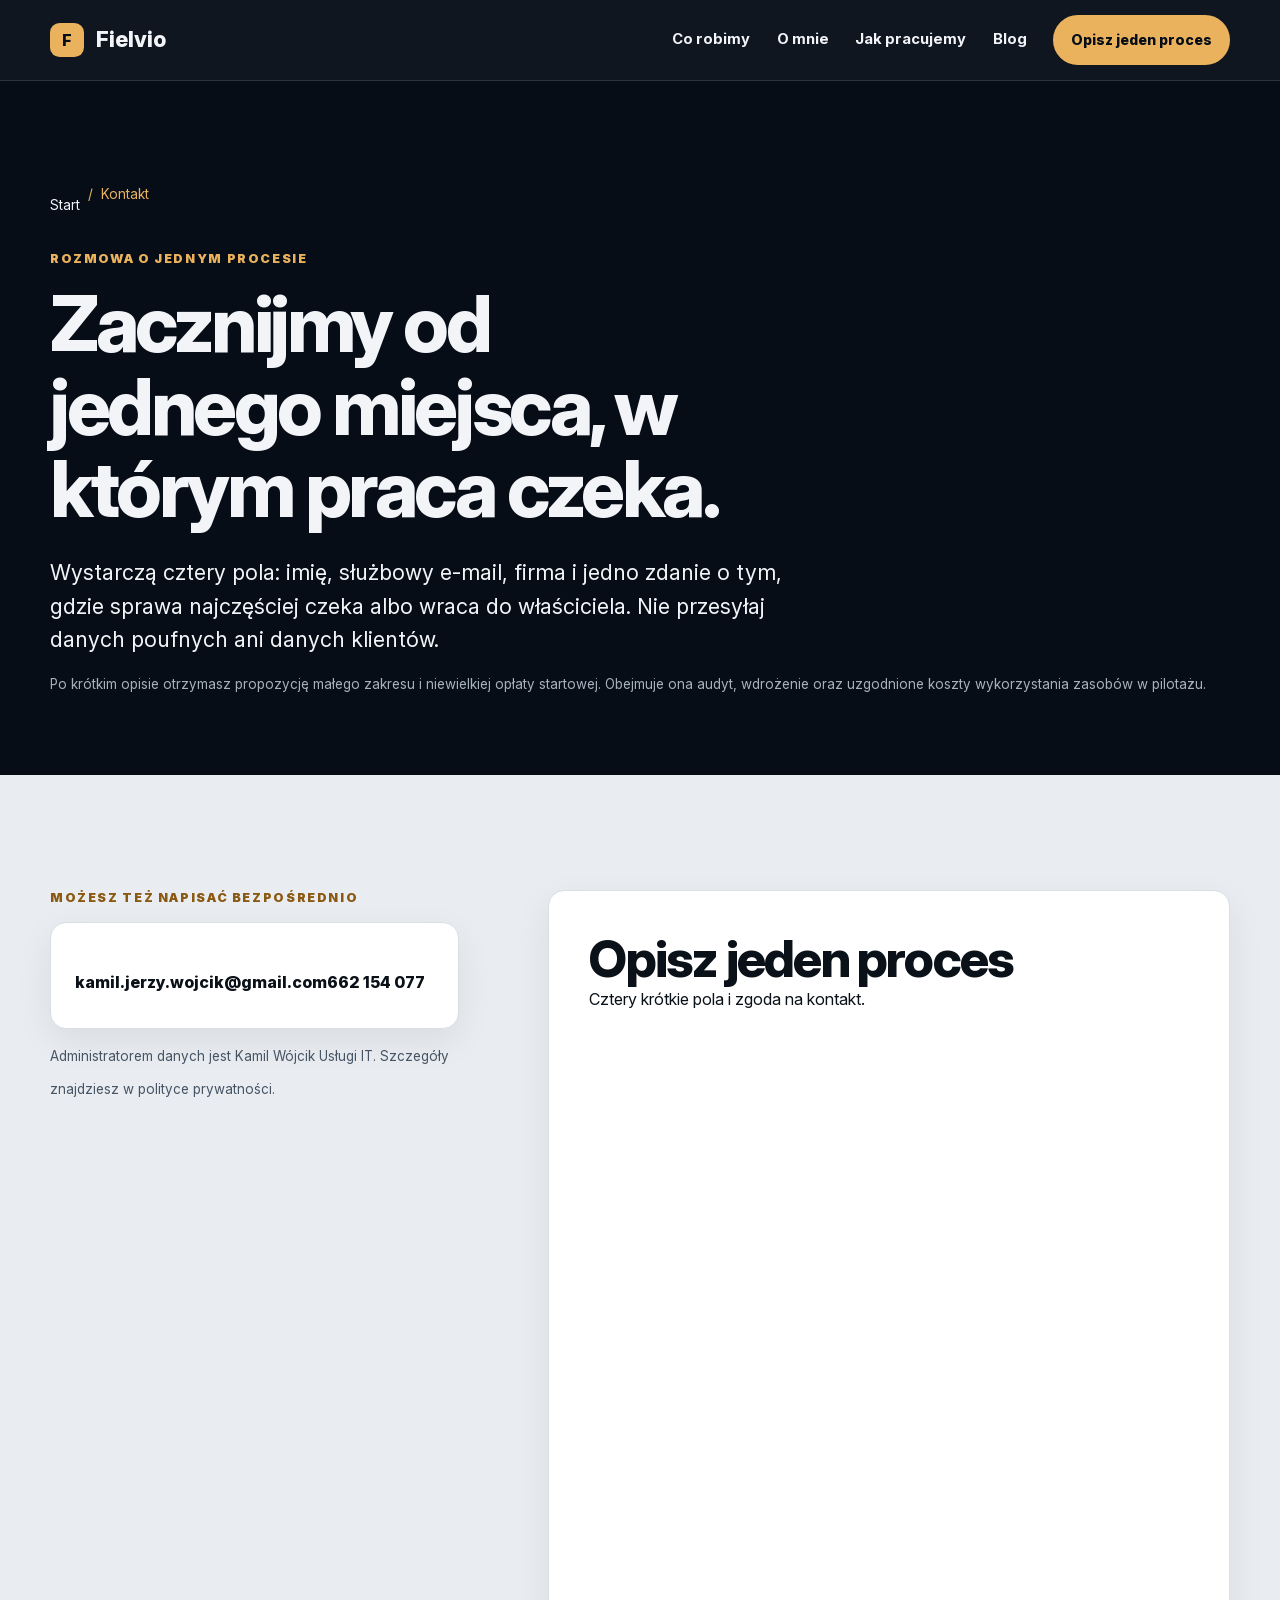
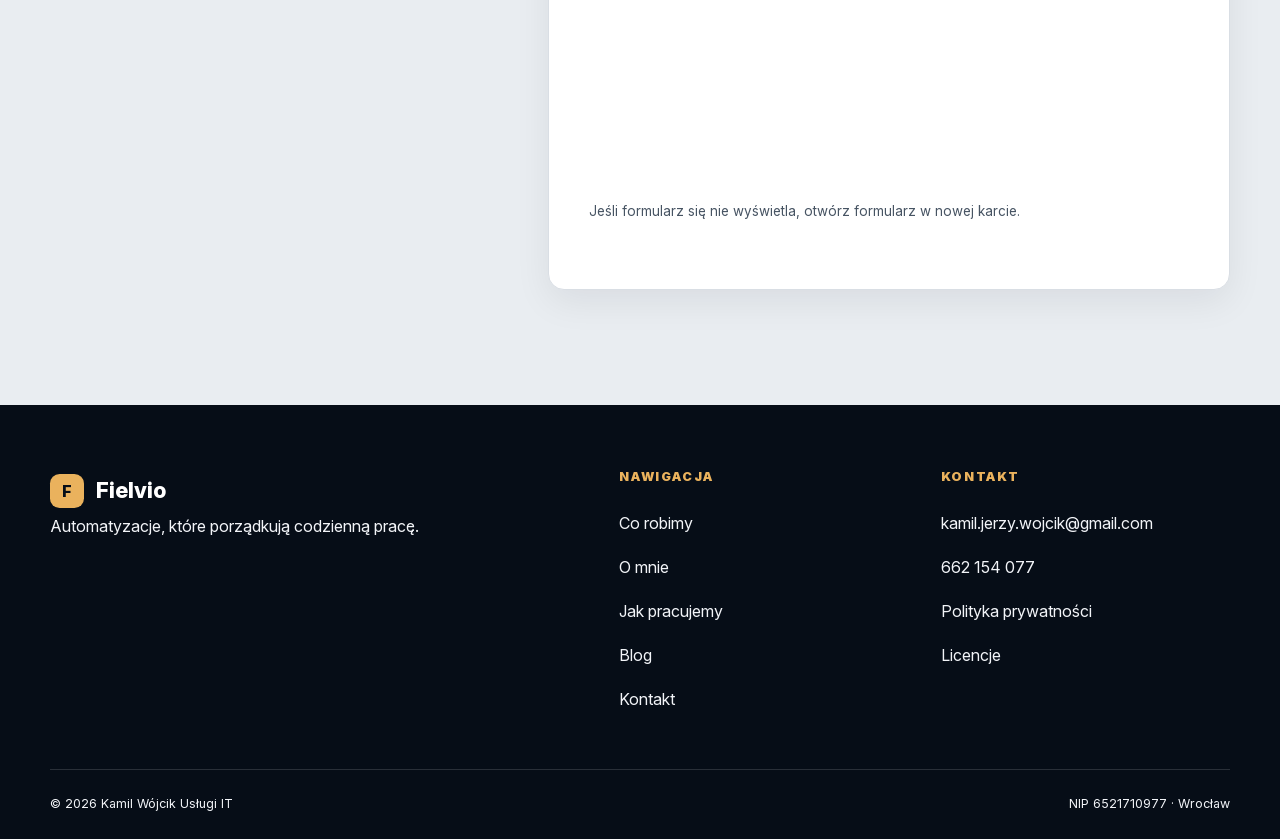
<file: kontakt/index.html>
<!DOCTYPE html><html lang="pl"><head><meta charset="UTF-8"><meta name="viewport" content="width=device-width, initial-scale=1"><meta name="theme-color" content="#060d17"><link rel="icon" type="image/svg+xml" href="/favicon.svg"><link rel="alternate" type="application/rss+xml" title="Blog Fielvio" href="/rss.xml"><title>Kontakt — opisz jeden proces | Fielvio</title><meta name="description" content="Opisz proces, który przestał nadążać za wzrostem firmy. Pierwsza rozmowa służy poznaniu jednego konkretnego miejsca do poprawy."><link rel="canonical" href="https://fielvio.pl/kontakt/"><meta name="robots" content="index, follow, max-image-preview:large"><meta property="og:locale" content="pl_PL"><meta property="og:type" content="website"><meta property="og:site_name" content="Fielvio"><meta property="og:title" content="Kontakt — opisz jeden proces | Fielvio"><meta property="og:description" content="Opisz proces, który przestał nadążać za wzrostem firmy. Pierwsza rozmowa służy poznaniu jednego konkretnego miejsca do poprawy."><meta property="og:url" content="https://fielvio.pl/kontakt/"><meta property="og:image" content="https://fielvio.pl/og-default.webp"><meta name="twitter:card" content="summary_large_image"><meta name="twitter:title" content="Kontakt — opisz jeden proces | Fielvio"><meta name="twitter:description" content="Opisz proces, który przestał nadążać za wzrostem firmy. Pierwsza rozmowa służy poznaniu jednego konkretnego miejsca do poprawy."><meta name="twitter:image" content="https://fielvio.pl/og-default.webp"><script type="application/ld+json">[{"@context":"https://schema.org","@type":"Organization","@id":"https://fielvio.pl/#organization","name":"Fielvio","legalName":"Kamil Wójcik Usługi IT","url":"https://fielvio.pl","email":"kamil.jerzy.wojcik@gmail.com","telephone":"+48662154077","founder":{"@id":"https://fielvio.pl/o-mnie/#person"}},{"@context":"https://schema.org","@type":"WebSite","@id":"https://fielvio.pl/#website","name":"Fielvio","url":"https://fielvio.pl","inLanguage":"pl-PL","publisher":{"@id":"https://fielvio.pl/#organization"}}]</script><link rel="stylesheet" href="/_astro/BaseLayout.Itu36SnA.css"></head><body><header class="site-header"><a class="skip-link" href="#tresc">Przejdź do treści</a><div class="shell header-inner"><a class="brand" href="/" aria-label="Fielvio — strona główna"><span class="brand-mark" aria-hidden="true">F</span><span>Fielvio</span></a><nav class="desktop-nav" aria-label="Główna nawigacja"><a href="/o-fielvio/">Co robimy</a><a href="/o-mnie/">O mnie</a><a href="/jak-dzialamy/">Jak pracujemy</a><a href="/blog/">Blog</a><a class="button button-small" href="/kontakt/" aria-current="page">Opisz jeden proces</a></nav><details class="mobile-menu"><summary aria-label="Otwórz menu">Menu</summary><nav aria-label="Nawigacja mobilna"><a href="/o-fielvio/">Co robimy</a><a href="/o-mnie/">O mnie</a><a href="/jak-dzialamy/">Jak pracujemy</a><a href="/blog/">Blog</a><a href="/kontakt/" aria-current="page">Opisz jeden proces</a></nav></details></div></header><script type="module">document.querySelectorAll(`.mobile-menu`).forEach(e=>{e.querySelectorAll(`a`).forEach(t=>{t.addEventListener(`click`,()=>e.removeAttribute(`open`))})});</script><main id="tresc"><header class="page-hero"><div class="shell"><nav class="breadcrumbs" aria-label="Okruszki"><a href="/">Start</a><span>/</span><span>Kontakt</span></nav><p class="eyebrow">Rozmowa o jednym procesie</p><h1 class="display">Zacznijmy od jednego miejsca, w którym praca czeka.</h1><p class="lead">Wystarczą cztery pola: imię, służbowy e-mail, firma i jedno zdanie o tym, gdzie sprawa najczęściej czeka albo wraca do właściciela. Nie przesyłaj danych poufnych ani danych klientów.</p><p class="form-note">Po krótkim opisie otrzymasz propozycję małego zakresu i niewielkiej opłaty startowej. Obejmuje ona audyt, wdrożenie oraz uzgodnione koszty wykorzystania zasobów w pilotażu.</p></div></header><section class="section section-warm"><div class="shell contact-grid"><aside><p class="eyebrow">Możesz też napisać bezpośrednio</p><div class="contact-direct"><a href="mailto:kamil.jerzy.wojcik@gmail.com">kamil.jerzy.wojcik@gmail.com</a><a href="tel:+48662154077">662 154 077</a></div><p class="form-note">Administratorem danych jest Kamil Wójcik Usługi IT. Szczegóły znajdziesz w <a href="/polityka-prywatnosci/">polityce prywatności</a>.</p></aside><div class="form-panel"><h2>Opisz jeden proces</h2><p class="muted">Cztery krótkie pola i zgoda na kontakt.</p><iframe data-tally-src="https://tally.so/embed/0Qgz1A?alignLeft=1&amp;hideTitle=1&amp;transparentBackground=1&amp;dynamicHeight=1" loading="lazy" width="100%" height="760" title="Opisz proces, który przestał nadążać"></iframe><p class="form-note">Jeśli formularz się nie wyświetla, <a href="https://tally.so/r/0Qgz1A" data-tally-fallback target="_blank" rel="noreferrer">otwórz formularz w nowej karcie</a>.</p></div></div></section><script>
    const d = document,
      w = 'https://tally.so/widgets/embed.js';
    const frame = d.querySelector('iframe[data-tally-src]');
    const fallback = d.querySelector('a[data-tally-fallback]');
    const incoming = new URLSearchParams(window.location.search);
    const pageUrl = new URL(window.location.href);
    pageUrl.search = '';
    pageUrl.hash = '';
    const addContext = function (url) {
      const target = new URL(url);
      ['source', 'utm_source', 'utm_medium', 'utm_campaign', 'utm_content', 'utm_term'].forEach(
        function (key) {
          const value = incoming.get(key);
          if (value) target.searchParams.set(key, value);
        },
      );
      target.searchParams.set('page_url', pageUrl.toString());
      return target.toString();
    };
    if (frame) frame.dataset.tallySrc = addContext(frame.dataset.tallySrc);
    if (fallback) fallback.href = addContext(fallback.href);
    const v = function () {
      if (typeof Tally !== 'undefined') Tally.loadEmbeds();
      else
        d.querySelectorAll('iframe[data-tally-src]:not([src])').forEach(function (e) {
          e.src = e.dataset.tallySrc;
        });
    };
    if (typeof Tally !== 'undefined') v();
    else if (d.querySelector('script[src="' + w + '"]') == null) {
      const s = d.createElement('script');
      s.src = w;
      s.onload = v;
      s.onerror = v;
      d.body.appendChild(s);
    }
  </script></main><footer class="site-footer"><div class="shell footer-grid"><div><a class="brand brand-footer" href="/"><span class="brand-mark" aria-hidden="true">F</span><span>Fielvio</span></a><p class="footer-statement">Automatyzacje, które porządkują codzienną pracę.</p></div><div><p class="eyebrow">Nawigacja</p><ul class="footer-links"><li><a href="/o-fielvio/">Co robimy</a></li><li><a href="/o-mnie/">O mnie</a></li><li><a href="/jak-dzialamy/">Jak pracujemy</a></li><li><a href="/blog/">Blog</a></li><li><a href="/kontakt/">Kontakt</a></li></ul></div><div><p class="eyebrow">Kontakt</p><ul class="footer-links"><li><a href="mailto:kamil.jerzy.wojcik@gmail.com">kamil.jerzy.wojcik@gmail.com</a></li><li><a href="tel:+48662154077">662 154 077</a></li><li><a href="/polityka-prywatnosci/">Polityka prywatności</a></li><li><a href="/THIRD_PARTY_NOTICES.txt">Licencje</a></li></ul></div></div><div class="shell legal-line"><span>© 2026 Kamil Wójcik Usługi IT</span><span>NIP 6521710977 · Wrocław</span></div></footer></body></html>
</file>
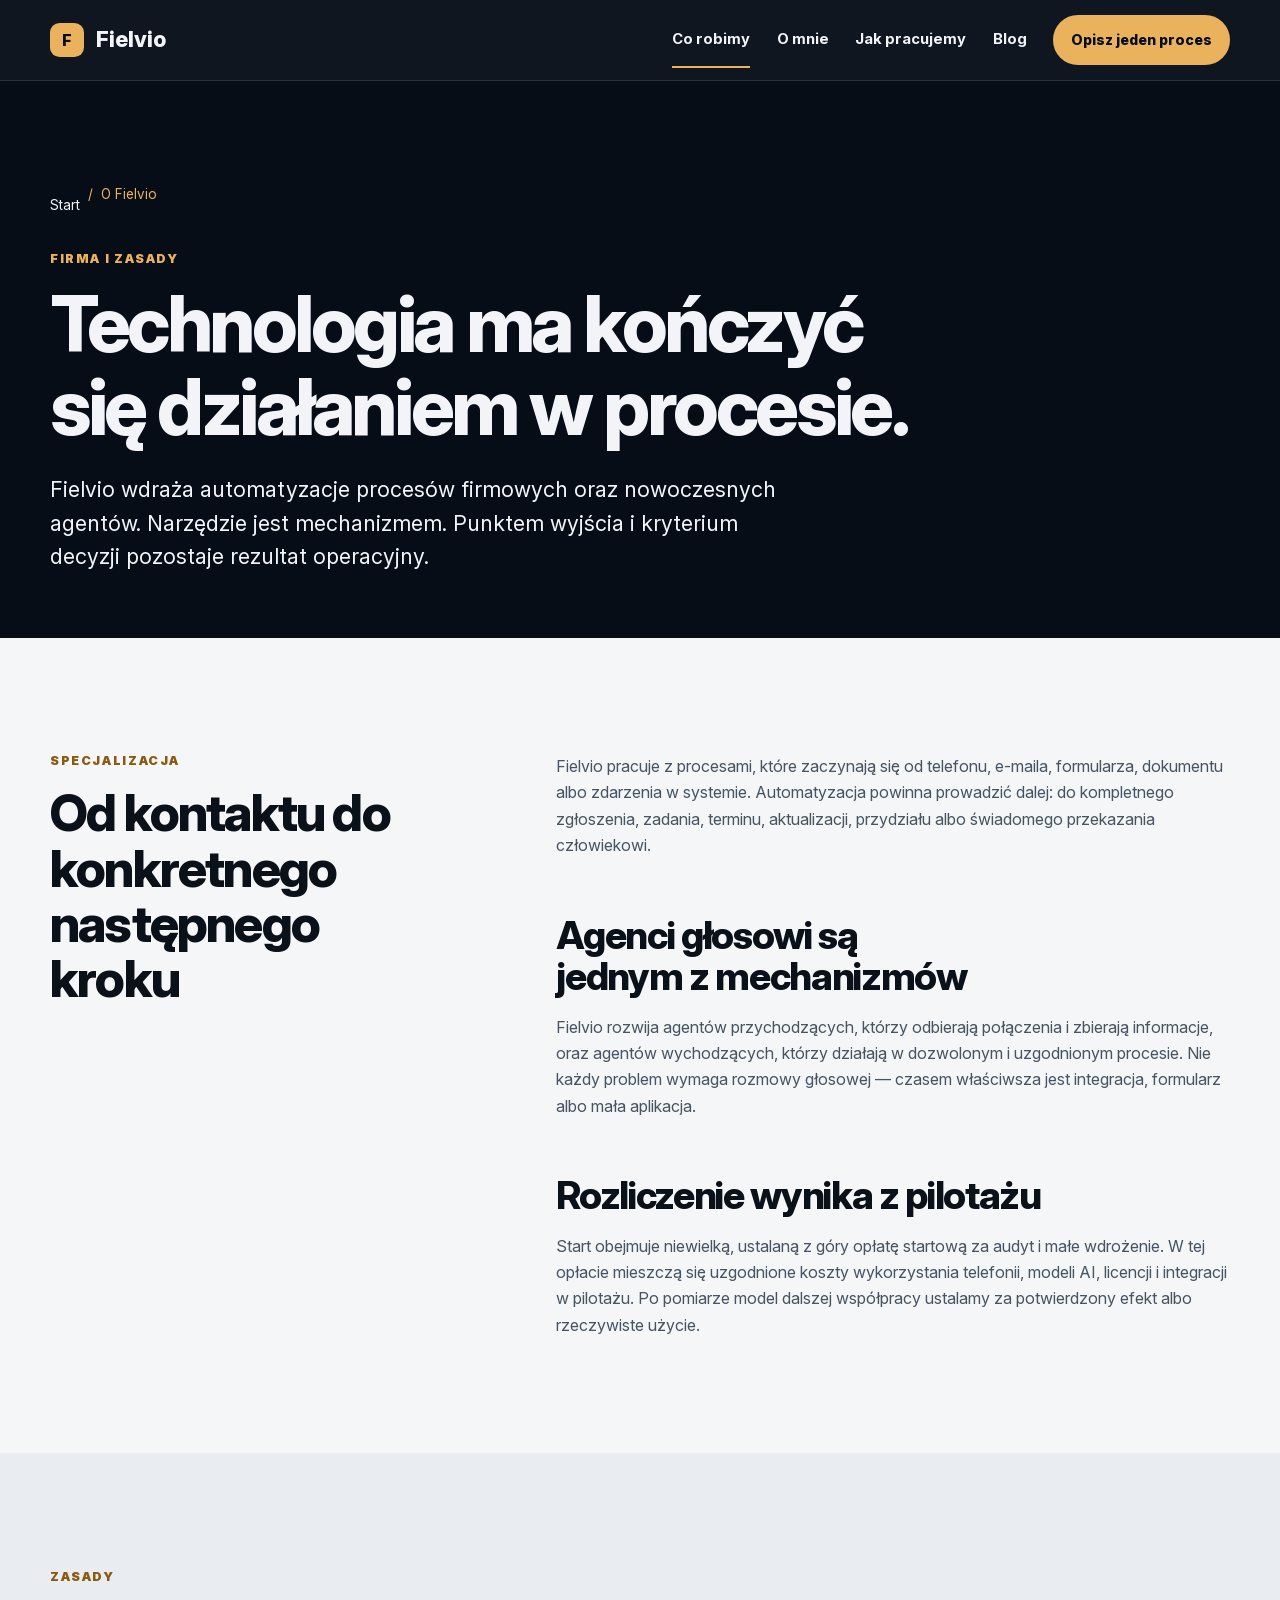
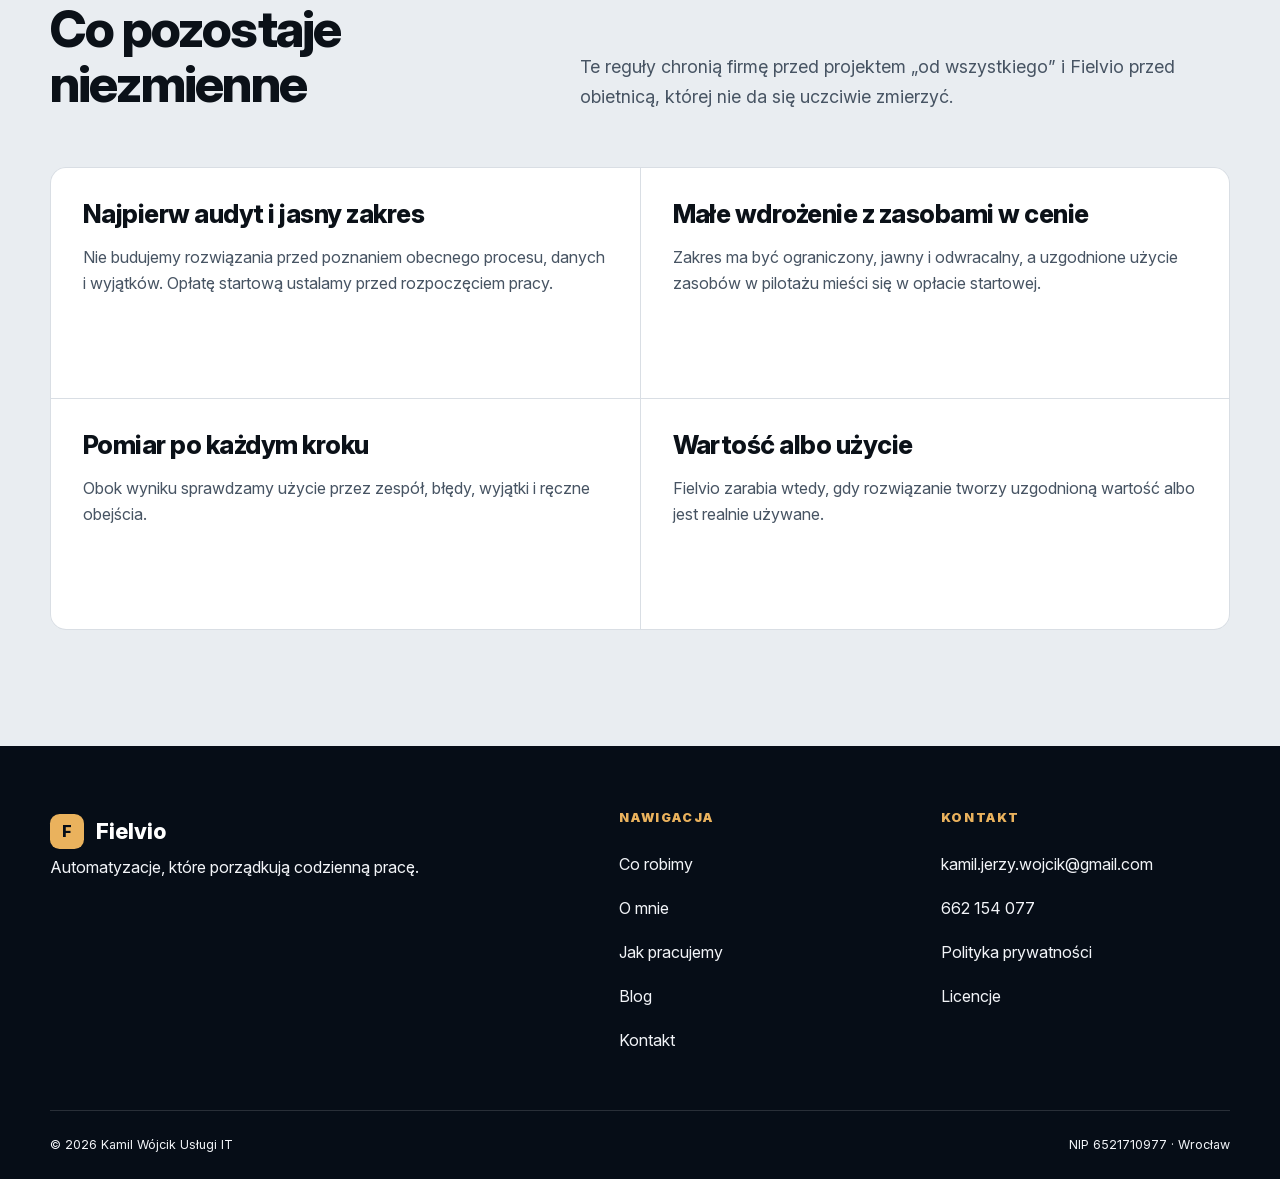
<file: o-fielvio/index.html>
<!DOCTYPE html><html lang="pl"><head><meta charset="UTF-8"><meta name="viewport" content="width=device-width, initial-scale=1"><meta name="theme-color" content="#060d17"><link rel="icon" type="image/svg+xml" href="/favicon.svg"><link rel="alternate" type="application/rss+xml" title="Blog Fielvio" href="/rss.xml"><title>O Fielvio | Fielvio</title><meta name="description" content="Fielvio wdraża automatyzacje procesów i nowoczesnych agentów małymi krokami, zaczynając od poznania procesu i mierzalnego pilota."><link rel="canonical" href="https://fielvio.pl/o-fielvio/"><meta name="robots" content="index, follow, max-image-preview:large"><meta property="og:locale" content="pl_PL"><meta property="og:type" content="website"><meta property="og:site_name" content="Fielvio"><meta property="og:title" content="O Fielvio | Fielvio"><meta property="og:description" content="Fielvio wdraża automatyzacje procesów i nowoczesnych agentów małymi krokami, zaczynając od poznania procesu i mierzalnego pilota."><meta property="og:url" content="https://fielvio.pl/o-fielvio/"><meta property="og:image" content="https://fielvio.pl/og-default.webp"><meta name="twitter:card" content="summary_large_image"><meta name="twitter:title" content="O Fielvio | Fielvio"><meta name="twitter:description" content="Fielvio wdraża automatyzacje procesów i nowoczesnych agentów małymi krokami, zaczynając od poznania procesu i mierzalnego pilota."><meta name="twitter:image" content="https://fielvio.pl/og-default.webp"><script type="application/ld+json">[{"@context":"https://schema.org","@type":"Organization","@id":"https://fielvio.pl/#organization","name":"Fielvio","legalName":"Kamil Wójcik Usługi IT","url":"https://fielvio.pl","email":"kamil.jerzy.wojcik@gmail.com","telephone":"+48662154077","founder":{"@id":"https://fielvio.pl/o-mnie/#person"}},{"@context":"https://schema.org","@type":"WebSite","@id":"https://fielvio.pl/#website","name":"Fielvio","url":"https://fielvio.pl","inLanguage":"pl-PL","publisher":{"@id":"https://fielvio.pl/#organization"}}]</script><link rel="stylesheet" href="/_astro/BaseLayout.Itu36SnA.css"></head><body><header class="site-header"><a class="skip-link" href="#tresc">Przejdź do treści</a><div class="shell header-inner"><a class="brand" href="/" aria-label="Fielvio — strona główna"><span class="brand-mark" aria-hidden="true">F</span><span>Fielvio</span></a><nav class="desktop-nav" aria-label="Główna nawigacja"><a href="/o-fielvio/" aria-current="page">Co robimy</a><a href="/o-mnie/">O mnie</a><a href="/jak-dzialamy/">Jak pracujemy</a><a href="/blog/">Blog</a><a class="button button-small" href="/kontakt/">Opisz jeden proces</a></nav><details class="mobile-menu"><summary aria-label="Otwórz menu">Menu</summary><nav aria-label="Nawigacja mobilna"><a href="/o-fielvio/" aria-current="page">Co robimy</a><a href="/o-mnie/">O mnie</a><a href="/jak-dzialamy/">Jak pracujemy</a><a href="/blog/">Blog</a><a href="/kontakt/">Opisz jeden proces</a></nav></details></div></header><script type="module">document.querySelectorAll(`.mobile-menu`).forEach(e=>{e.querySelectorAll(`a`).forEach(t=>{t.addEventListener(`click`,()=>e.removeAttribute(`open`))})});</script><main id="tresc"><header class="page-hero"><div class="shell"><nav class="breadcrumbs" aria-label="Okruszki"><a href="/">Start</a><span>/</span><span>O Fielvio</span></nav><p class="eyebrow">Firma i zasady</p><h1 class="display">Technologia ma kończyć się działaniem w procesie.</h1><p class="lead">Fielvio wdraża automatyzacje procesów firmowych oraz nowoczesnych agentów. Narzędzie jest mechanizmem. Punktem wyjścia i kryterium decyzji pozostaje rezultat operacyjny.</p></div></header><section class="section"><div class="shell two-column"><div class="sticky-heading"><p class="eyebrow">Specjalizacja</p><h2>Od kontaktu do konkretnego następnego kroku</h2></div><div class="prose-block"><p>Fielvio pracuje z procesami, które zaczynają się od telefonu, e-maila, formularza, dokumentu albo zdarzenia w systemie. Automatyzacja powinna prowadzić dalej: do kompletnego zgłoszenia, zadania, terminu, aktualizacji, przydziału albo świadomego przekazania człowiekowi.</p><h2>Agenci głosowi są jednym z mechanizmów</h2><p>Fielvio rozwija agentów przychodzących, którzy odbierają połączenia i zbierają informacje, oraz agentów wychodzących, którzy działają w dozwolonym i uzgodnionym procesie. Nie każdy problem wymaga rozmowy głosowej — czasem właściwsza jest integracja, formularz albo mała aplikacja.</p><h2>Rozliczenie wynika z pilotażu</h2><p>Start obejmuje niewielką, ustalaną z góry opłatę startową za audyt i małe wdrożenie. W tej opłacie mieszczą się uzgodnione koszty wykorzystania telefonii, modeli AI, licencji i integracji w pilotażu. Po pomiarze model dalszej współpracy ustalamy za potwierdzony efekt albo rzeczywiste użycie.</p></div></div></section><section class="section section-warm"><div class="shell"><div class="section-head"><div><p class="eyebrow">Zasady</p><h2>Co pozostaje niezmienne</h2></div><p>Te reguły chronią firmę przed projektem „od wszystkiego” i Fielvio przed obietnicą, której nie da się uczciwie zmierzyć.</p></div><div class="boundaries"><div class="boundary"><h3>Najpierw audyt i jasny zakres</h3><p>Nie budujemy rozwiązania przed poznaniem obecnego procesu, danych i wyjątków. Opłatę startową ustalamy przed rozpoczęciem pracy.</p></div><div class="boundary"><h3>Małe wdrożenie z zasobami w cenie</h3><p>Zakres ma być ograniczony, jawny i odwracalny, a uzgodnione użycie zasobów w pilotażu mieści się w opłacie startowej.</p></div><div class="boundary"><h3>Pomiar po każdym kroku</h3><p>Obok wyniku sprawdzamy użycie przez zespół, błędy, wyjątki i ręczne obejścia.</p></div><div class="boundary"><h3>Wartość albo użycie</h3><p>Fielvio zarabia wtedy, gdy rozwiązanie tworzy uzgodnioną wartość albo jest realnie używane.</p></div></div></div></section></main><footer class="site-footer"><div class="shell footer-grid"><div><a class="brand brand-footer" href="/"><span class="brand-mark" aria-hidden="true">F</span><span>Fielvio</span></a><p class="footer-statement">Automatyzacje, które porządkują codzienną pracę.</p></div><div><p class="eyebrow">Nawigacja</p><ul class="footer-links"><li><a href="/o-fielvio/">Co robimy</a></li><li><a href="/o-mnie/">O mnie</a></li><li><a href="/jak-dzialamy/">Jak pracujemy</a></li><li><a href="/blog/">Blog</a></li><li><a href="/kontakt/">Kontakt</a></li></ul></div><div><p class="eyebrow">Kontakt</p><ul class="footer-links"><li><a href="mailto:kamil.jerzy.wojcik@gmail.com">kamil.jerzy.wojcik@gmail.com</a></li><li><a href="tel:+48662154077">662 154 077</a></li><li><a href="/polityka-prywatnosci/">Polityka prywatności</a></li><li><a href="/THIRD_PARTY_NOTICES.txt">Licencje</a></li></ul></div></div><div class="shell legal-line"><span>© 2026 Kamil Wójcik Usługi IT</span><span>NIP 6521710977 · Wrocław</span></div></footer></body></html>
</file>
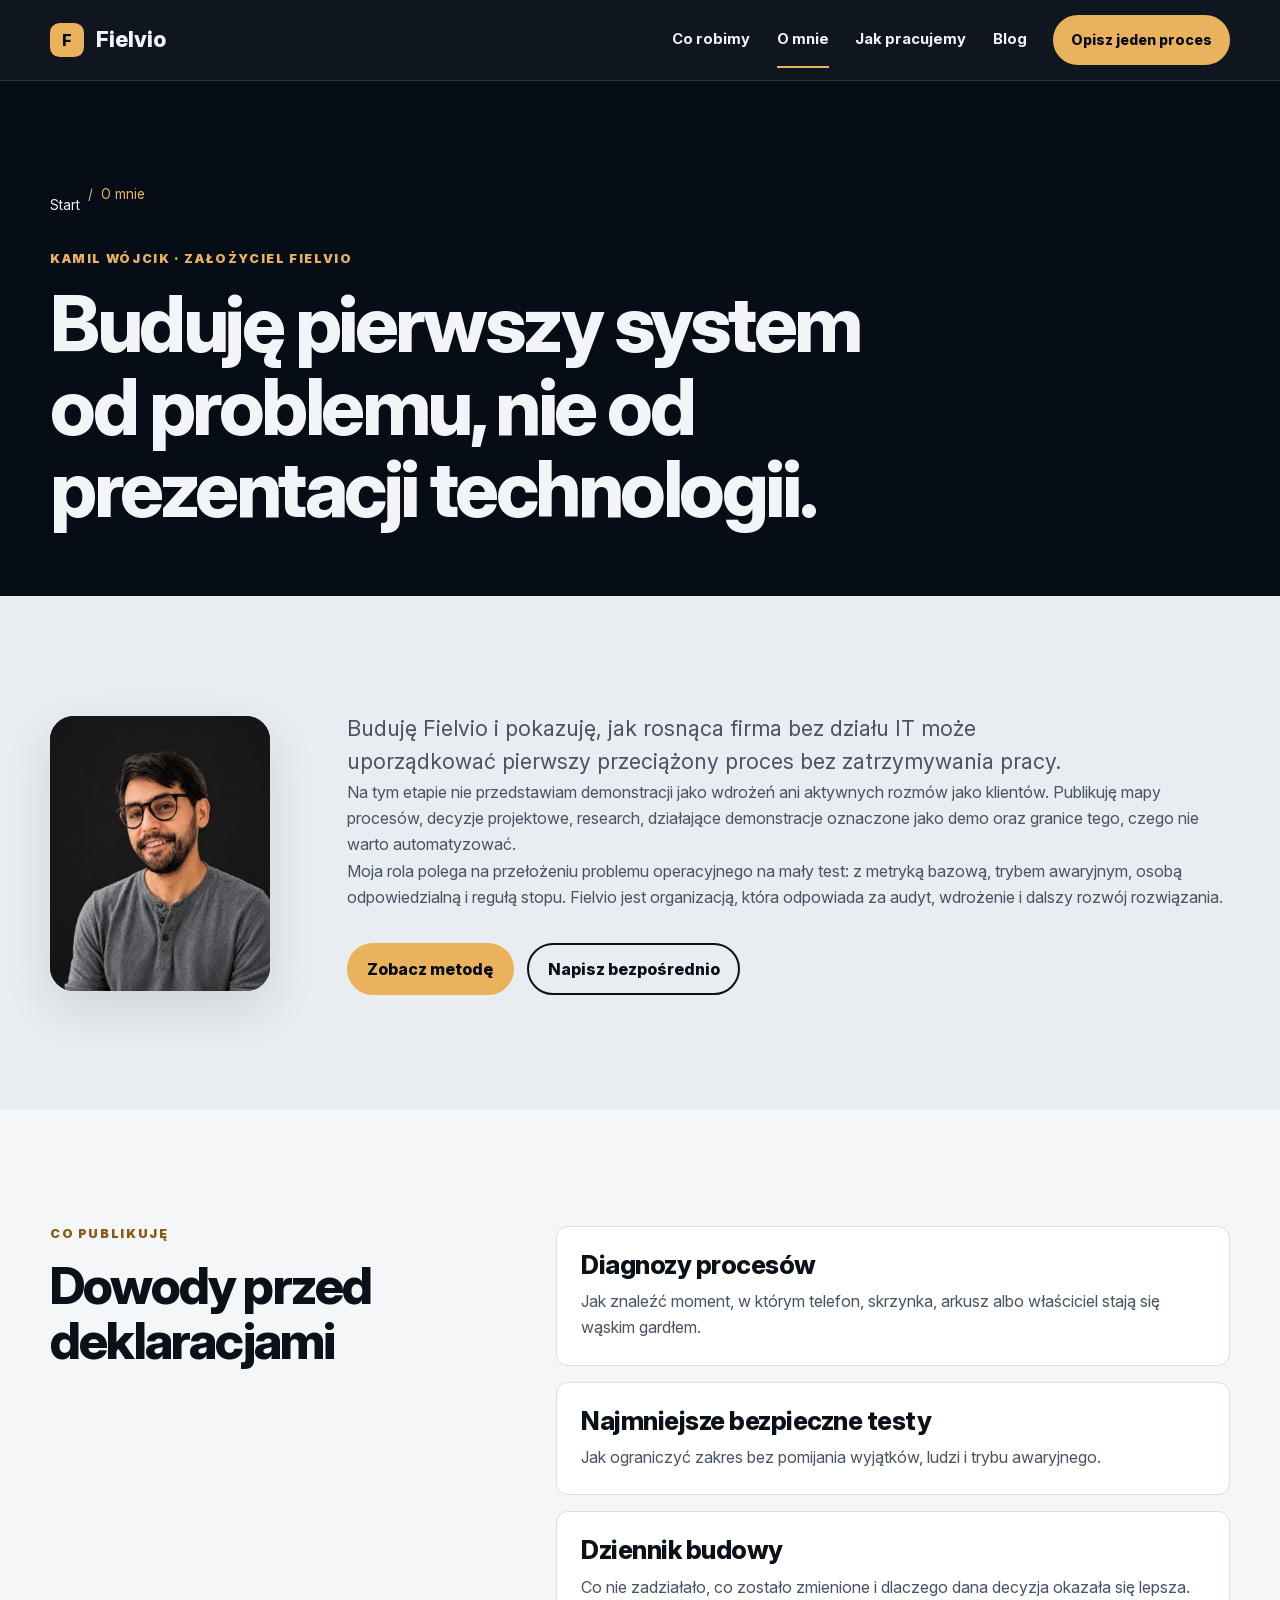
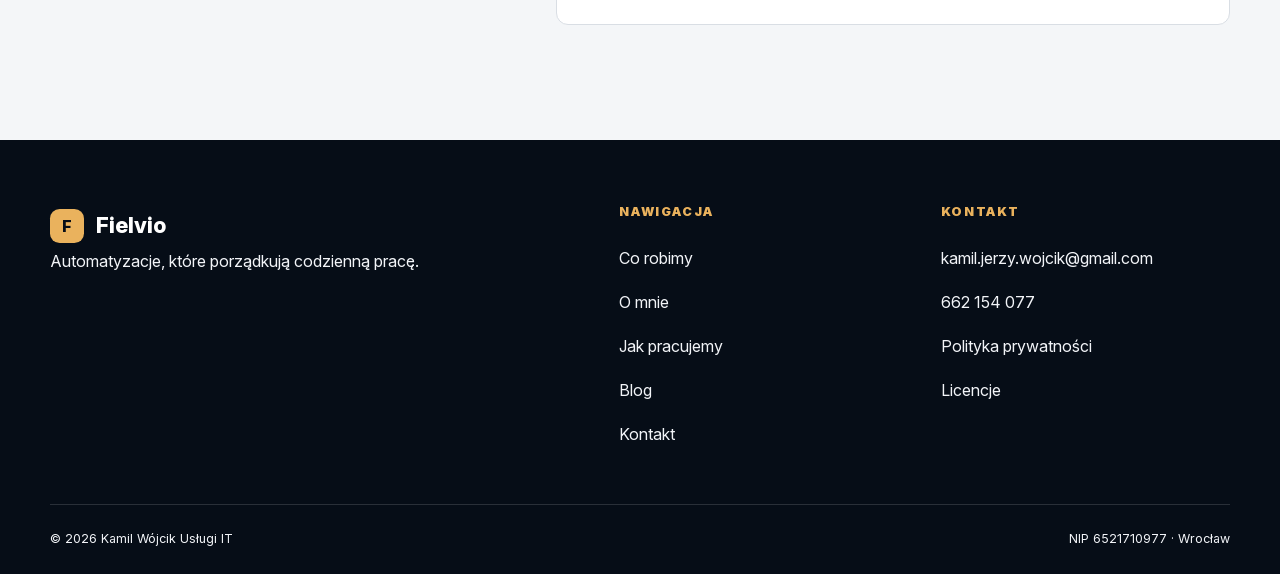
<file: o-mnie/index.html>
<!DOCTYPE html><html lang="pl"><head><meta charset="UTF-8"><meta name="viewport" content="width=device-width, initial-scale=1"><meta name="theme-color" content="#060d17"><link rel="icon" type="image/svg+xml" href="/favicon.svg"><link rel="alternate" type="application/rss+xml" title="Blog Fielvio" href="/rss.xml"><title>Kamil Wójcik — założyciel Fielvio | Fielvio</title><meta name="description" content="Buduję Fielvio i pokazuję, jak rosnąca firma bez działu IT może uporządkować pierwszy przeciążony proces bez zatrzymywania pracy."><link rel="canonical" href="https://fielvio.pl/o-mnie/"><meta name="robots" content="index, follow, max-image-preview:large"><meta property="og:locale" content="pl_PL"><meta property="og:type" content="website"><meta property="og:site_name" content="Fielvio"><meta property="og:title" content="Kamil Wójcik — założyciel Fielvio | Fielvio"><meta property="og:description" content="Buduję Fielvio i pokazuję, jak rosnąca firma bez działu IT może uporządkować pierwszy przeciążony proces bez zatrzymywania pracy."><meta property="og:url" content="https://fielvio.pl/o-mnie/"><meta property="og:image" content="https://fielvio.pl/og-default.webp"><meta name="twitter:card" content="summary_large_image"><meta name="twitter:title" content="Kamil Wójcik — założyciel Fielvio | Fielvio"><meta name="twitter:description" content="Buduję Fielvio i pokazuję, jak rosnąca firma bez działu IT może uporządkować pierwszy przeciążony proces bez zatrzymywania pracy."><meta name="twitter:image" content="https://fielvio.pl/og-default.webp"><script type="application/ld+json">[{"@context":"https://schema.org","@type":"Organization","@id":"https://fielvio.pl/#organization","name":"Fielvio","legalName":"Kamil Wójcik Usługi IT","url":"https://fielvio.pl","email":"kamil.jerzy.wojcik@gmail.com","telephone":"+48662154077","founder":{"@id":"https://fielvio.pl/o-mnie/#person"}},{"@context":"https://schema.org","@type":"WebSite","@id":"https://fielvio.pl/#website","name":"Fielvio","url":"https://fielvio.pl","inLanguage":"pl-PL","publisher":{"@id":"https://fielvio.pl/#organization"}},{"@context":"https://schema.org","@type":"ProfilePage","@id":"https://fielvio.pl/o-mnie/#profile","url":"https://fielvio.pl/o-mnie/","inLanguage":"pl-PL","mainEntity":{"@type":"Person","@id":"https://fielvio.pl/o-mnie/#person","name":"Kamil Wójcik","jobTitle":"Założyciel Fielvio","worksFor":{"@id":"https://fielvio.pl/#organization"},"email":"kamil.jerzy.wojcik@gmail.com"}}]</script><link rel="stylesheet" href="/_astro/BaseLayout.Itu36SnA.css"></head><body><header class="site-header"><a class="skip-link" href="#tresc">Przejdź do treści</a><div class="shell header-inner"><a class="brand" href="/" aria-label="Fielvio — strona główna"><span class="brand-mark" aria-hidden="true">F</span><span>Fielvio</span></a><nav class="desktop-nav" aria-label="Główna nawigacja"><a href="/o-fielvio/">Co robimy</a><a href="/o-mnie/" aria-current="page">O mnie</a><a href="/jak-dzialamy/">Jak pracujemy</a><a href="/blog/">Blog</a><a class="button button-small" href="/kontakt/">Opisz jeden proces</a></nav><details class="mobile-menu"><summary aria-label="Otwórz menu">Menu</summary><nav aria-label="Nawigacja mobilna"><a href="/o-fielvio/">Co robimy</a><a href="/o-mnie/" aria-current="page">O mnie</a><a href="/jak-dzialamy/">Jak pracujemy</a><a href="/blog/">Blog</a><a href="/kontakt/">Opisz jeden proces</a></nav></details></div></header><script type="module">document.querySelectorAll(`.mobile-menu`).forEach(e=>{e.querySelectorAll(`a`).forEach(t=>{t.addEventListener(`click`,()=>e.removeAttribute(`open`))})});</script><main id="tresc"><header class="page-hero"><div class="shell"><nav class="breadcrumbs" aria-label="Okruszki"><a href="/">Start</a><span>/</span><span>O mnie</span></nav><p class="eyebrow">Kamil Wójcik · założyciel Fielvio</p><h1 class="display">Buduję pierwszy system od problemu, nie od prezentacji technologii.</h1></div></header><section class="section section-warm"><div class="shell founder-card"><figure class="founder-portrait"><img src="/_astro/kamil-wojcik.DJaBqA9O_ZqCJKt.webp" srcset="/_astro/kamil-wojcik.DJaBqA9O_2c9eb7.webp 320w, /_astro/kamil-wojcik.DJaBqA9O_PHGog.webp 520w, /_astro/kamil-wojcik.DJaBqA9O_Z17Wull.webp 720w" alt="Kamil Wójcik, założyciel Fielvio" sizes="(max-width: 640px) 100vw, 320px" loading="eager" decoding="async" width="900" height="1125"></figure><div class="prose-block"><p class="lead">Buduję Fielvio i pokazuję, jak rosnąca firma bez działu IT może uporządkować pierwszy przeciążony proces bez zatrzymywania pracy.</p><p>Na tym etapie nie przedstawiam demonstracji jako wdrożeń ani aktywnych rozmów jako klientów. Publikuję mapy procesów, decyzje projektowe, research, działające demonstracje oznaczone jako demo oraz granice tego, czego nie warto automatyzować.</p><p>Moja rola polega na przełożeniu problemu operacyjnego na mały test: z metryką bazową, trybem awaryjnym, osobą odpowiedzialną i regułą stopu. Fielvio jest organizacją, która odpowiada za audyt, wdrożenie i dalszy rozwój rozwiązania.</p><div class="hero-actions"><a class="button" href="/jak-dzialamy/">Zobacz metodę</a><a class="button button-secondary" href="mailto:kamil.jerzy.wojcik@gmail.com">Napisz bezpośrednio</a></div></div></div></section><section class="section"><div class="shell two-column"><div class="sticky-heading"><p class="eyebrow">Co publikuję</p><h2>Dowody przed deklaracjami</h2></div><div class="principle-list"><div class="principle"><h3>Diagnozy procesów</h3><p>Jak znaleźć moment, w którym telefon, skrzynka, arkusz albo właściciel stają się wąskim gardłem.</p></div><div class="principle"><h3>Najmniejsze bezpieczne testy</h3><p>Jak ograniczyć zakres bez pomijania wyjątków, ludzi i trybu awaryjnego.</p></div><div class="principle"><h3>Dziennik budowy</h3><p>Co nie zadziałało, co zostało zmienione i dlaczego dana decyzja okazała się lepsza.</p></div></div></div></section></main><footer class="site-footer"><div class="shell footer-grid"><div><a class="brand brand-footer" href="/"><span class="brand-mark" aria-hidden="true">F</span><span>Fielvio</span></a><p class="footer-statement">Automatyzacje, które porządkują codzienną pracę.</p></div><div><p class="eyebrow">Nawigacja</p><ul class="footer-links"><li><a href="/o-fielvio/">Co robimy</a></li><li><a href="/o-mnie/">O mnie</a></li><li><a href="/jak-dzialamy/">Jak pracujemy</a></li><li><a href="/blog/">Blog</a></li><li><a href="/kontakt/">Kontakt</a></li></ul></div><div><p class="eyebrow">Kontakt</p><ul class="footer-links"><li><a href="mailto:kamil.jerzy.wojcik@gmail.com">kamil.jerzy.wojcik@gmail.com</a></li><li><a href="tel:+48662154077">662 154 077</a></li><li><a href="/polityka-prywatnosci/">Polityka prywatności</a></li><li><a href="/THIRD_PARTY_NOTICES.txt">Licencje</a></li></ul></div></div><div class="shell legal-line"><span>© 2026 Kamil Wójcik Usługi IT</span><span>NIP 6521710977 · Wrocław</span></div></footer></body></html>
</file>
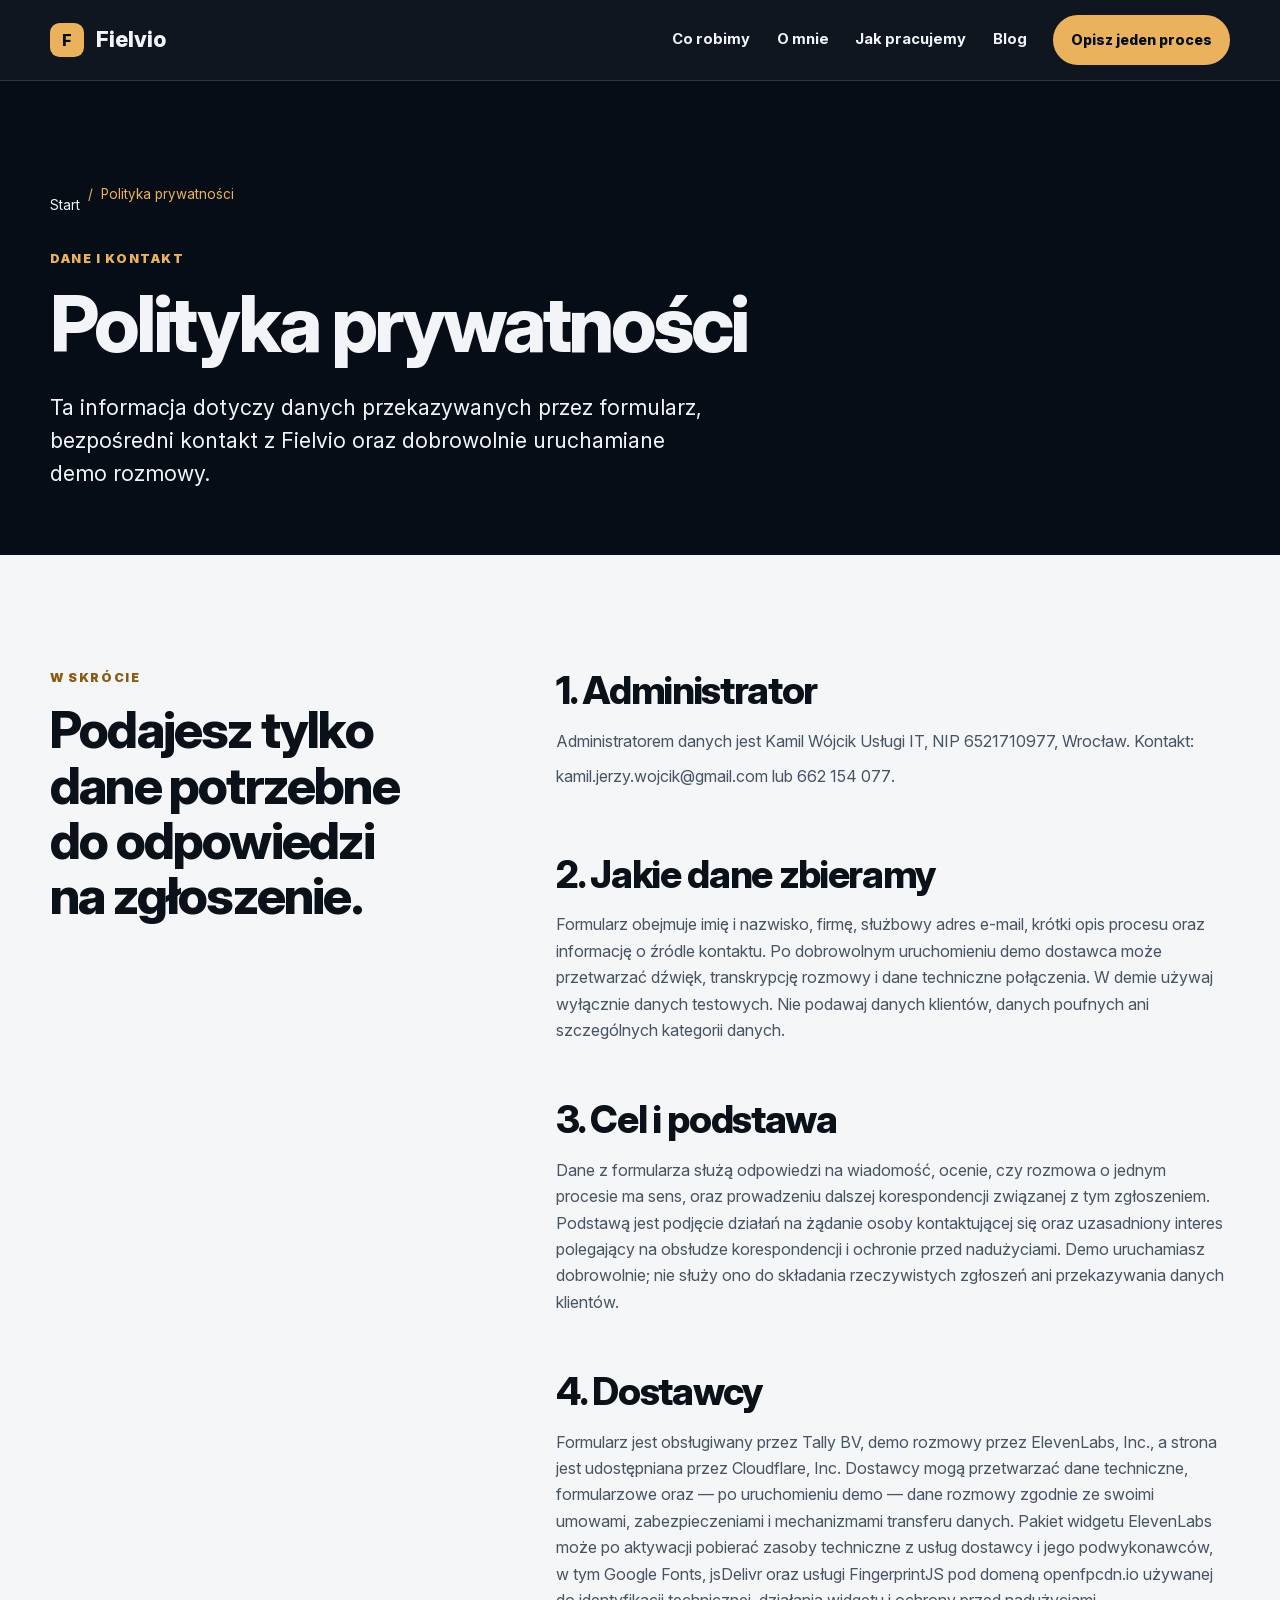
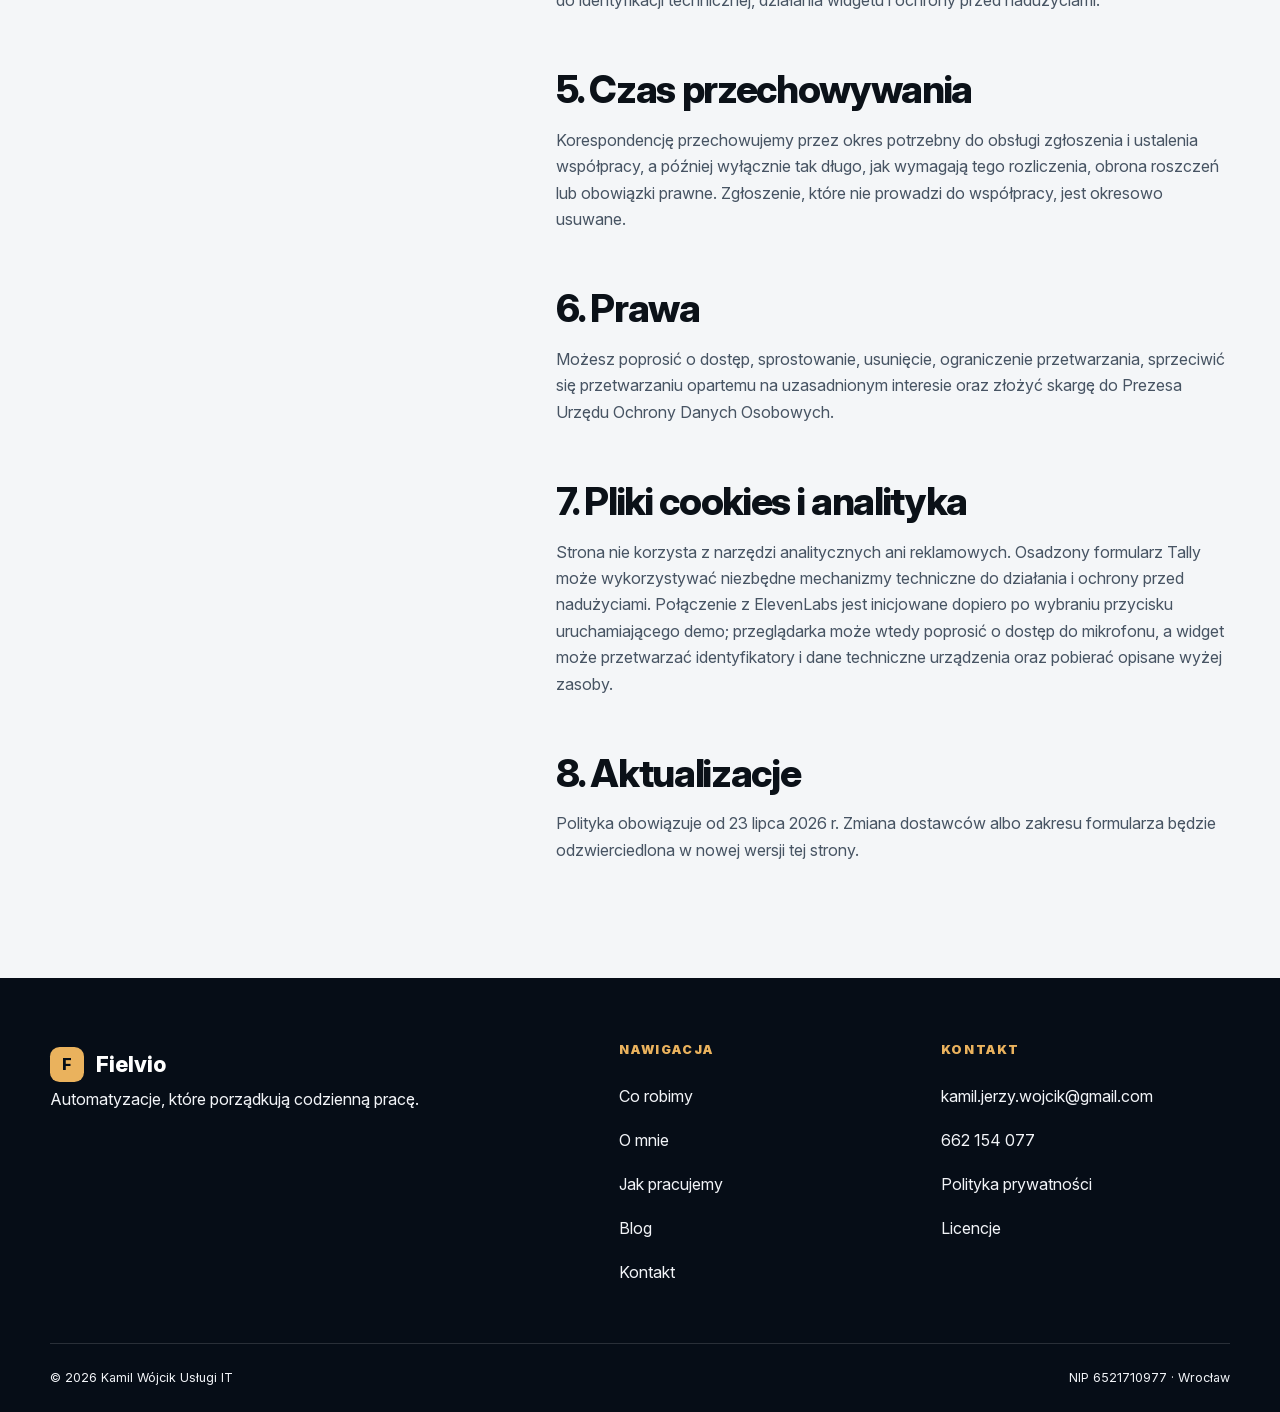
<file: polityka-prywatnosci/index.html>
<!DOCTYPE html><html lang="pl"><head><meta charset="UTF-8"><meta name="viewport" content="width=device-width, initial-scale=1"><meta name="theme-color" content="#060d17"><link rel="icon" type="image/svg+xml" href="/favicon.svg"><link rel="alternate" type="application/rss+xml" title="Blog Fielvio" href="/rss.xml"><title>Polityka prywatności | Fielvio</title><meta name="description" content="Informacje o przetwarzaniu danych przesyłanych przez formularz kontaktowy Fielvio."><link rel="canonical" href="https://fielvio.pl/polityka-prywatnosci/"><meta name="robots" content="index, follow, max-image-preview:large"><meta property="og:locale" content="pl_PL"><meta property="og:type" content="website"><meta property="og:site_name" content="Fielvio"><meta property="og:title" content="Polityka prywatności | Fielvio"><meta property="og:description" content="Informacje o przetwarzaniu danych przesyłanych przez formularz kontaktowy Fielvio."><meta property="og:url" content="https://fielvio.pl/polityka-prywatnosci/"><meta property="og:image" content="https://fielvio.pl/og-default.webp"><meta name="twitter:card" content="summary_large_image"><meta name="twitter:title" content="Polityka prywatności | Fielvio"><meta name="twitter:description" content="Informacje o przetwarzaniu danych przesyłanych przez formularz kontaktowy Fielvio."><meta name="twitter:image" content="https://fielvio.pl/og-default.webp"><script type="application/ld+json">[{"@context":"https://schema.org","@type":"Organization","@id":"https://fielvio.pl/#organization","name":"Fielvio","legalName":"Kamil Wójcik Usługi IT","url":"https://fielvio.pl","email":"kamil.jerzy.wojcik@gmail.com","telephone":"+48662154077","founder":{"@id":"https://fielvio.pl/o-mnie/#person"}},{"@context":"https://schema.org","@type":"WebSite","@id":"https://fielvio.pl/#website","name":"Fielvio","url":"https://fielvio.pl","inLanguage":"pl-PL","publisher":{"@id":"https://fielvio.pl/#organization"}}]</script><link rel="stylesheet" href="/_astro/BaseLayout.Itu36SnA.css"></head><body><header class="site-header"><a class="skip-link" href="#tresc">Przejdź do treści</a><div class="shell header-inner"><a class="brand" href="/" aria-label="Fielvio — strona główna"><span class="brand-mark" aria-hidden="true">F</span><span>Fielvio</span></a><nav class="desktop-nav" aria-label="Główna nawigacja"><a href="/o-fielvio/">Co robimy</a><a href="/o-mnie/">O mnie</a><a href="/jak-dzialamy/">Jak pracujemy</a><a href="/blog/">Blog</a><a class="button button-small" href="/kontakt/">Opisz jeden proces</a></nav><details class="mobile-menu"><summary aria-label="Otwórz menu">Menu</summary><nav aria-label="Nawigacja mobilna"><a href="/o-fielvio/">Co robimy</a><a href="/o-mnie/">O mnie</a><a href="/jak-dzialamy/">Jak pracujemy</a><a href="/blog/">Blog</a><a href="/kontakt/">Opisz jeden proces</a></nav></details></div></header><script type="module">document.querySelectorAll(`.mobile-menu`).forEach(e=>{e.querySelectorAll(`a`).forEach(t=>{t.addEventListener(`click`,()=>e.removeAttribute(`open`))})});</script><main id="tresc"><header class="page-hero"><div class="shell"><nav class="breadcrumbs" aria-label="Okruszki"><a href="/">Start</a><span>/</span><span>Polityka prywatności</span></nav><p class="eyebrow">Dane i kontakt</p><h1 class="display">Polityka prywatności</h1><p class="lead">Ta informacja dotyczy danych przekazywanych przez formularz, bezpośredni kontakt z Fielvio oraz dobrowolnie uruchamiane demo rozmowy.</p></div></header><section class="section"><div class="shell two-column"><div class="sticky-heading"><p class="eyebrow">W skrócie</p><h2>Podajesz tylko dane potrzebne do odpowiedzi na zgłoszenie.</h2></div><div class="prose-block"><h2>1. Administrator</h2><p>Administratorem danych jest Kamil Wójcik Usługi IT, NIP 6521710977, Wrocław. Kontakt: <a href="mailto:kamil.jerzy.wojcik@gmail.com">kamil.jerzy.wojcik@gmail.com</a> lub <a href="tel:+48662154077">662 154 077</a>.</p><h2>2. Jakie dane zbieramy</h2><p>Formularz obejmuje imię i nazwisko, firmę, służbowy adres e-mail, krótki opis procesu oraz informację o źródle kontaktu. Po dobrowolnym uruchomieniu demo dostawca może przetwarzać dźwięk, transkrypcję rozmowy i dane techniczne połączenia. W demie używaj wyłącznie danych testowych. Nie podawaj danych klientów, danych poufnych ani szczególnych kategorii danych.</p><h2>3. Cel i podstawa</h2><p>Dane z formularza służą odpowiedzi na wiadomość, ocenie, czy rozmowa o jednym procesie ma sens, oraz prowadzeniu dalszej korespondencji związanej z tym zgłoszeniem. Podstawą jest podjęcie działań na żądanie osoby kontaktującej się oraz uzasadniony interes polegający na obsłudze korespondencji i ochronie przed nadużyciami. Demo uruchamiasz dobrowolnie; nie służy ono do składania rzeczywistych zgłoszeń ani przekazywania danych klientów.</p><h2>4. Dostawcy</h2><p>Formularz jest obsługiwany przez Tally BV, demo rozmowy przez ElevenLabs, Inc., a strona jest udostępniana przez Cloudflare, Inc. Dostawcy mogą przetwarzać dane techniczne, formularzowe oraz — po uruchomieniu demo — dane rozmowy zgodnie ze swoimi umowami, zabezpieczeniami i mechanizmami transferu danych. Pakiet widgetu ElevenLabs może po aktywacji pobierać zasoby techniczne z usług dostawcy i jego podwykonawców, w tym Google Fonts, jsDelivr oraz usługi FingerprintJS pod domeną openfpcdn.io używanej do identyfikacji technicznej, działania widgetu i ochrony przed nadużyciami.</p><h2>5. Czas przechowywania</h2><p>Korespondencję przechowujemy przez okres potrzebny do obsługi zgłoszenia i ustalenia współpracy, a później wyłącznie tak długo, jak wymagają tego rozliczenia, obrona roszczeń lub obowiązki prawne. Zgłoszenie, które nie prowadzi do współpracy, jest okresowo usuwane.</p><h2>6. Prawa</h2><p>Możesz poprosić o dostęp, sprostowanie, usunięcie, ograniczenie przetwarzania, sprzeciwić się przetwarzaniu opartemu na uzasadnionym interesie oraz złożyć skargę do Prezesa Urzędu Ochrony Danych Osobowych.</p><h2>7. Pliki cookies i analityka</h2><p>Strona nie korzysta z narzędzi analitycznych ani reklamowych. Osadzony formularz Tally może wykorzystywać niezbędne mechanizmy techniczne do działania i ochrony przed nadużyciami. Połączenie z ElevenLabs jest inicjowane dopiero po wybraniu przycisku uruchamiającego demo; przeglądarka może wtedy poprosić o dostęp do mikrofonu, a widget może przetwarzać identyfikatory i dane techniczne urządzenia oraz pobierać opisane wyżej zasoby.</p><h2>8. Aktualizacje</h2><p>Polityka obowiązuje od 23 lipca 2026 r. Zmiana dostawców albo zakresu formularza będzie odzwierciedlona w nowej wersji tej strony.</p></div></div></section></main><footer class="site-footer"><div class="shell footer-grid"><div><a class="brand brand-footer" href="/"><span class="brand-mark" aria-hidden="true">F</span><span>Fielvio</span></a><p class="footer-statement">Automatyzacje, które porządkują codzienną pracę.</p></div><div><p class="eyebrow">Nawigacja</p><ul class="footer-links"><li><a href="/o-fielvio/">Co robimy</a></li><li><a href="/o-mnie/">O mnie</a></li><li><a href="/jak-dzialamy/">Jak pracujemy</a></li><li><a href="/blog/">Blog</a></li><li><a href="/kontakt/">Kontakt</a></li></ul></div><div><p class="eyebrow">Kontakt</p><ul class="footer-links"><li><a href="mailto:kamil.jerzy.wojcik@gmail.com">kamil.jerzy.wojcik@gmail.com</a></li><li><a href="tel:+48662154077">662 154 077</a></li><li><a href="/polityka-prywatnosci/">Polityka prywatności</a></li><li><a href="/THIRD_PARTY_NOTICES.txt">Licencje</a></li></ul></div></div><div class="shell legal-line"><span>© 2026 Kamil Wójcik Usługi IT</span><span>NIP 6521710977 · Wrocław</span></div></footer></body></html>
</file>
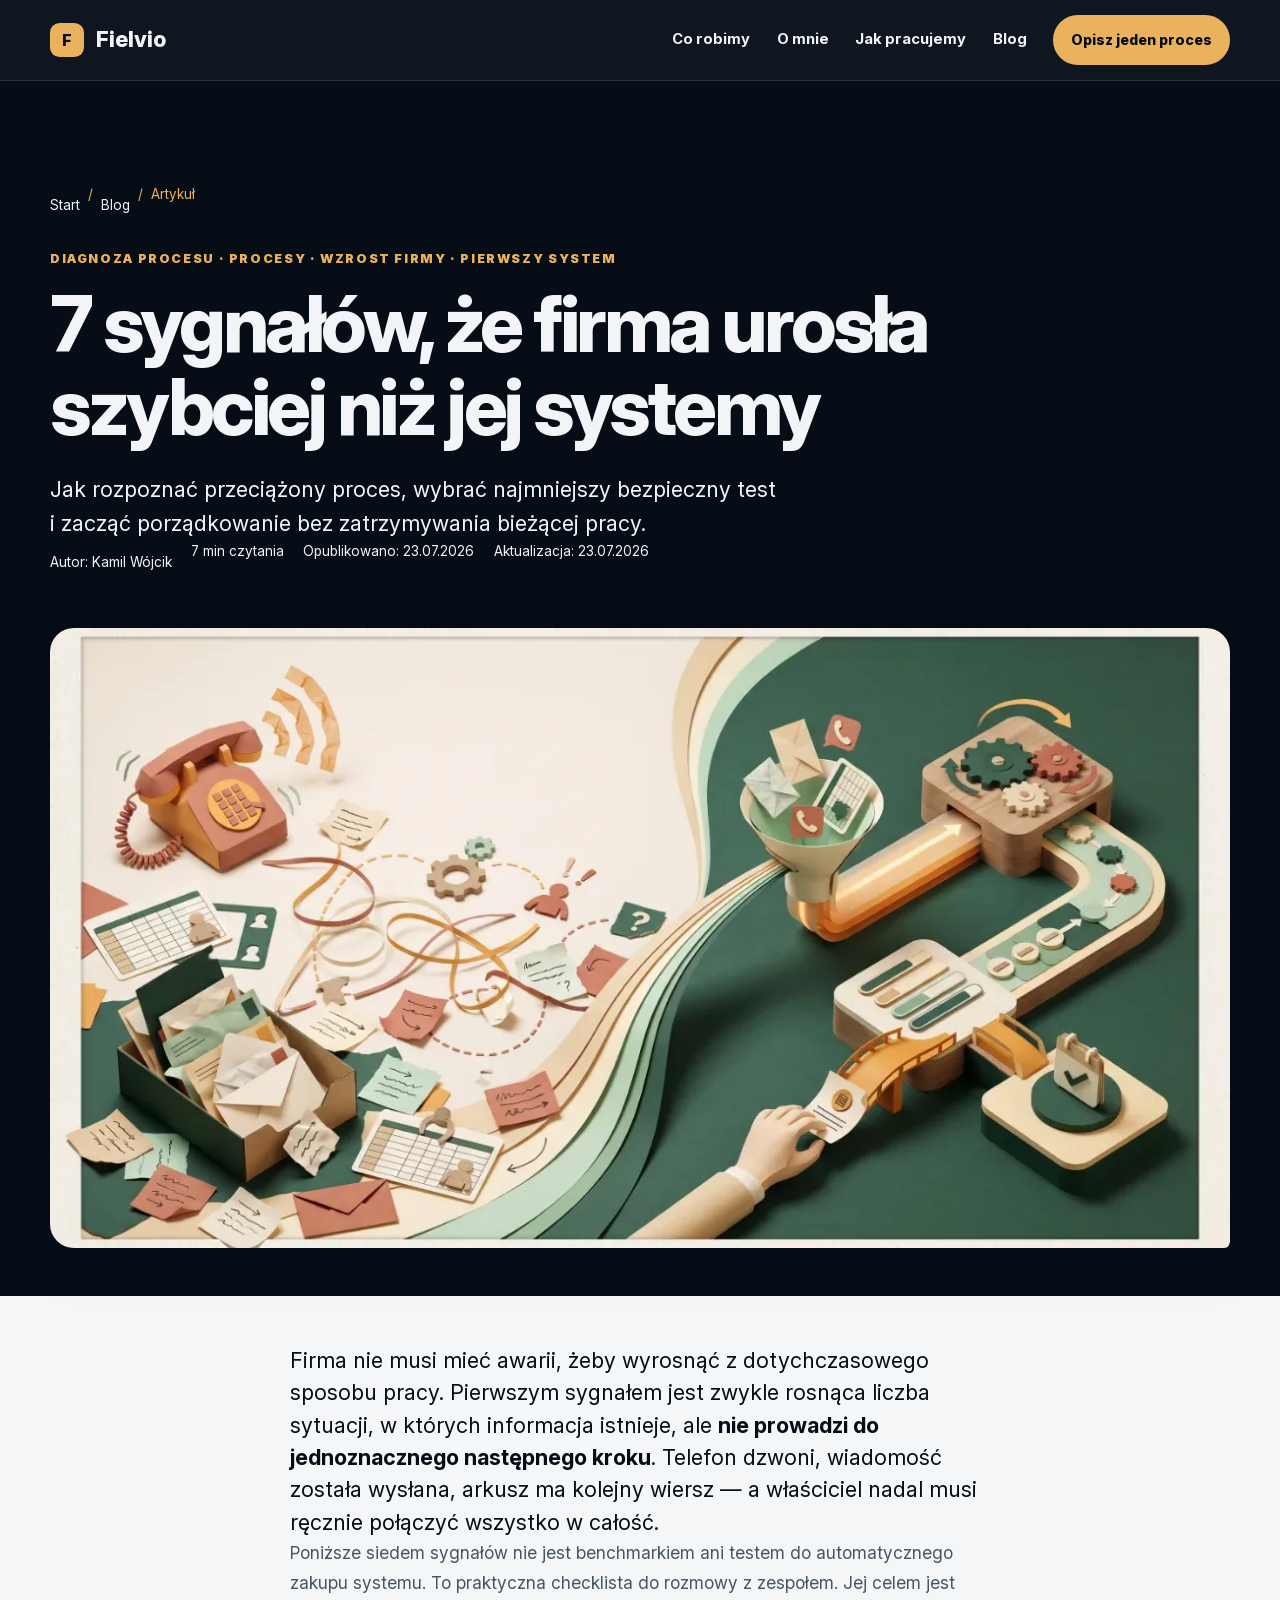
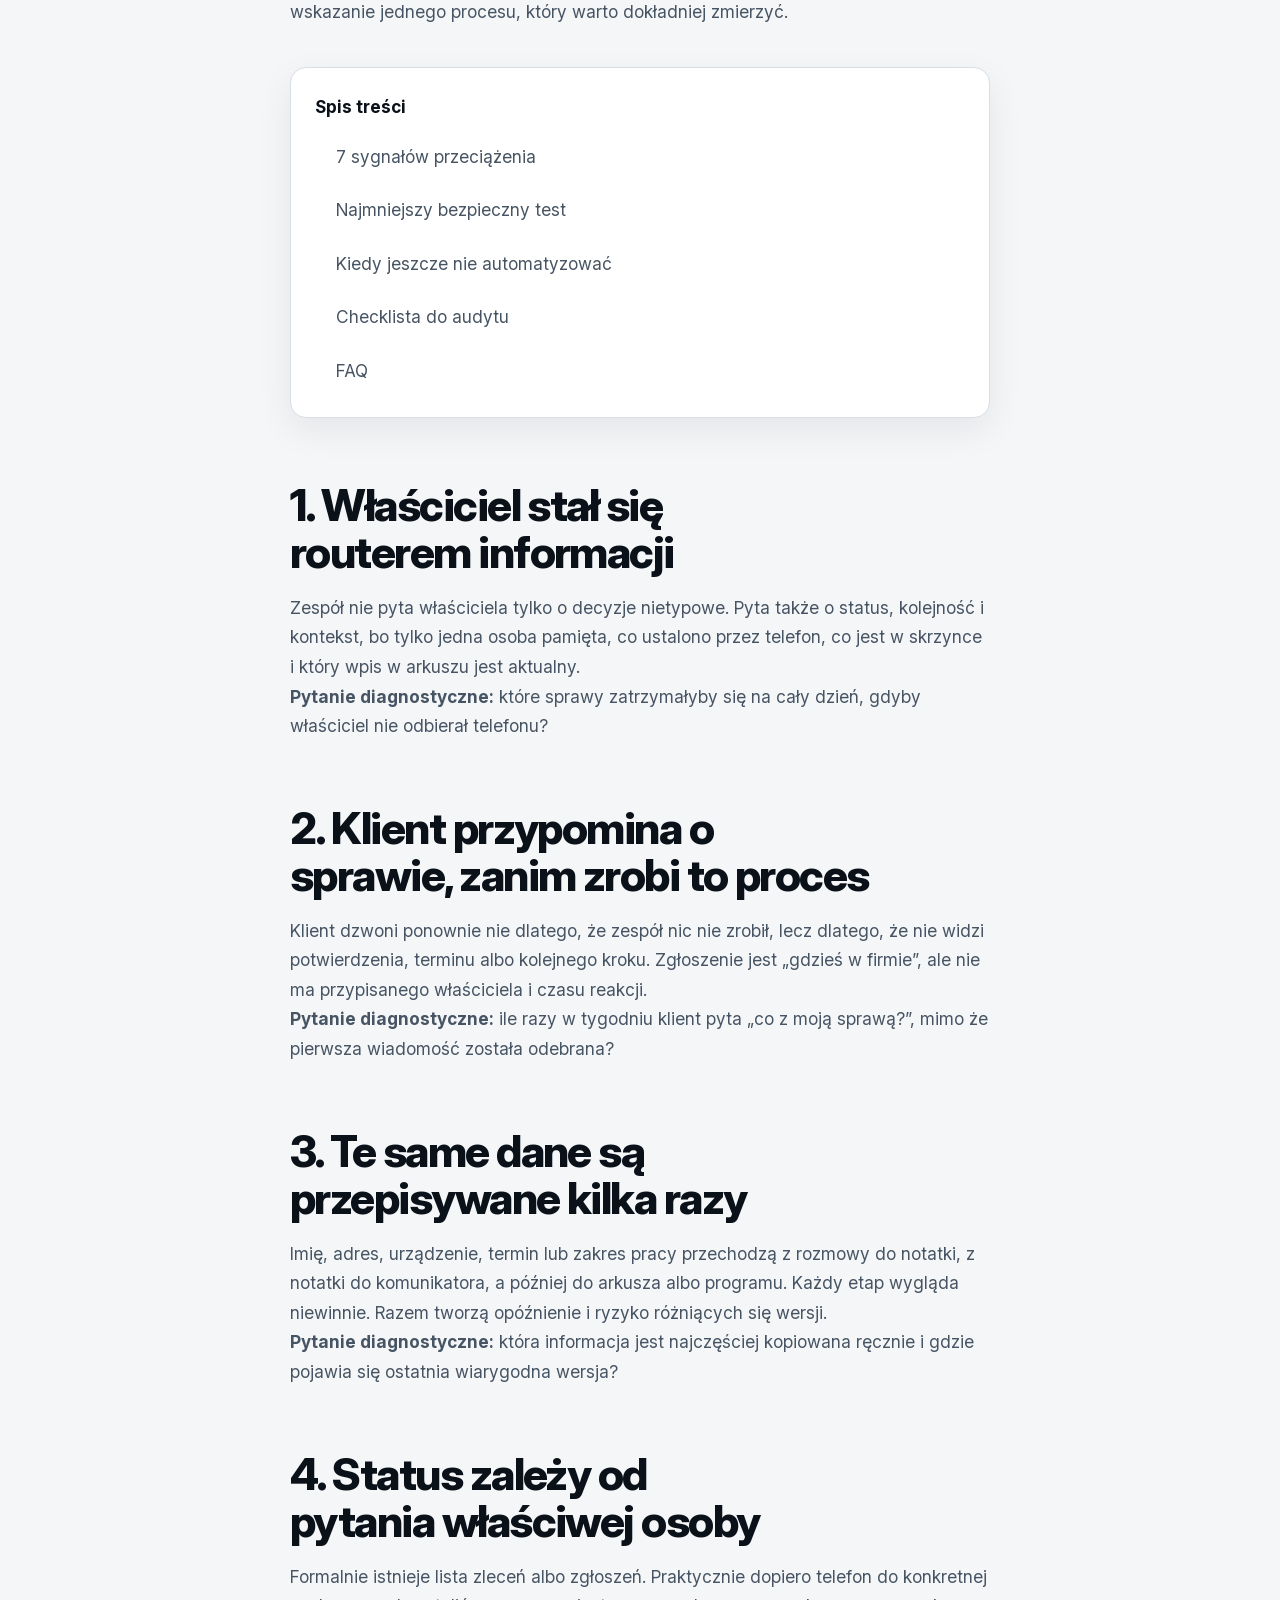
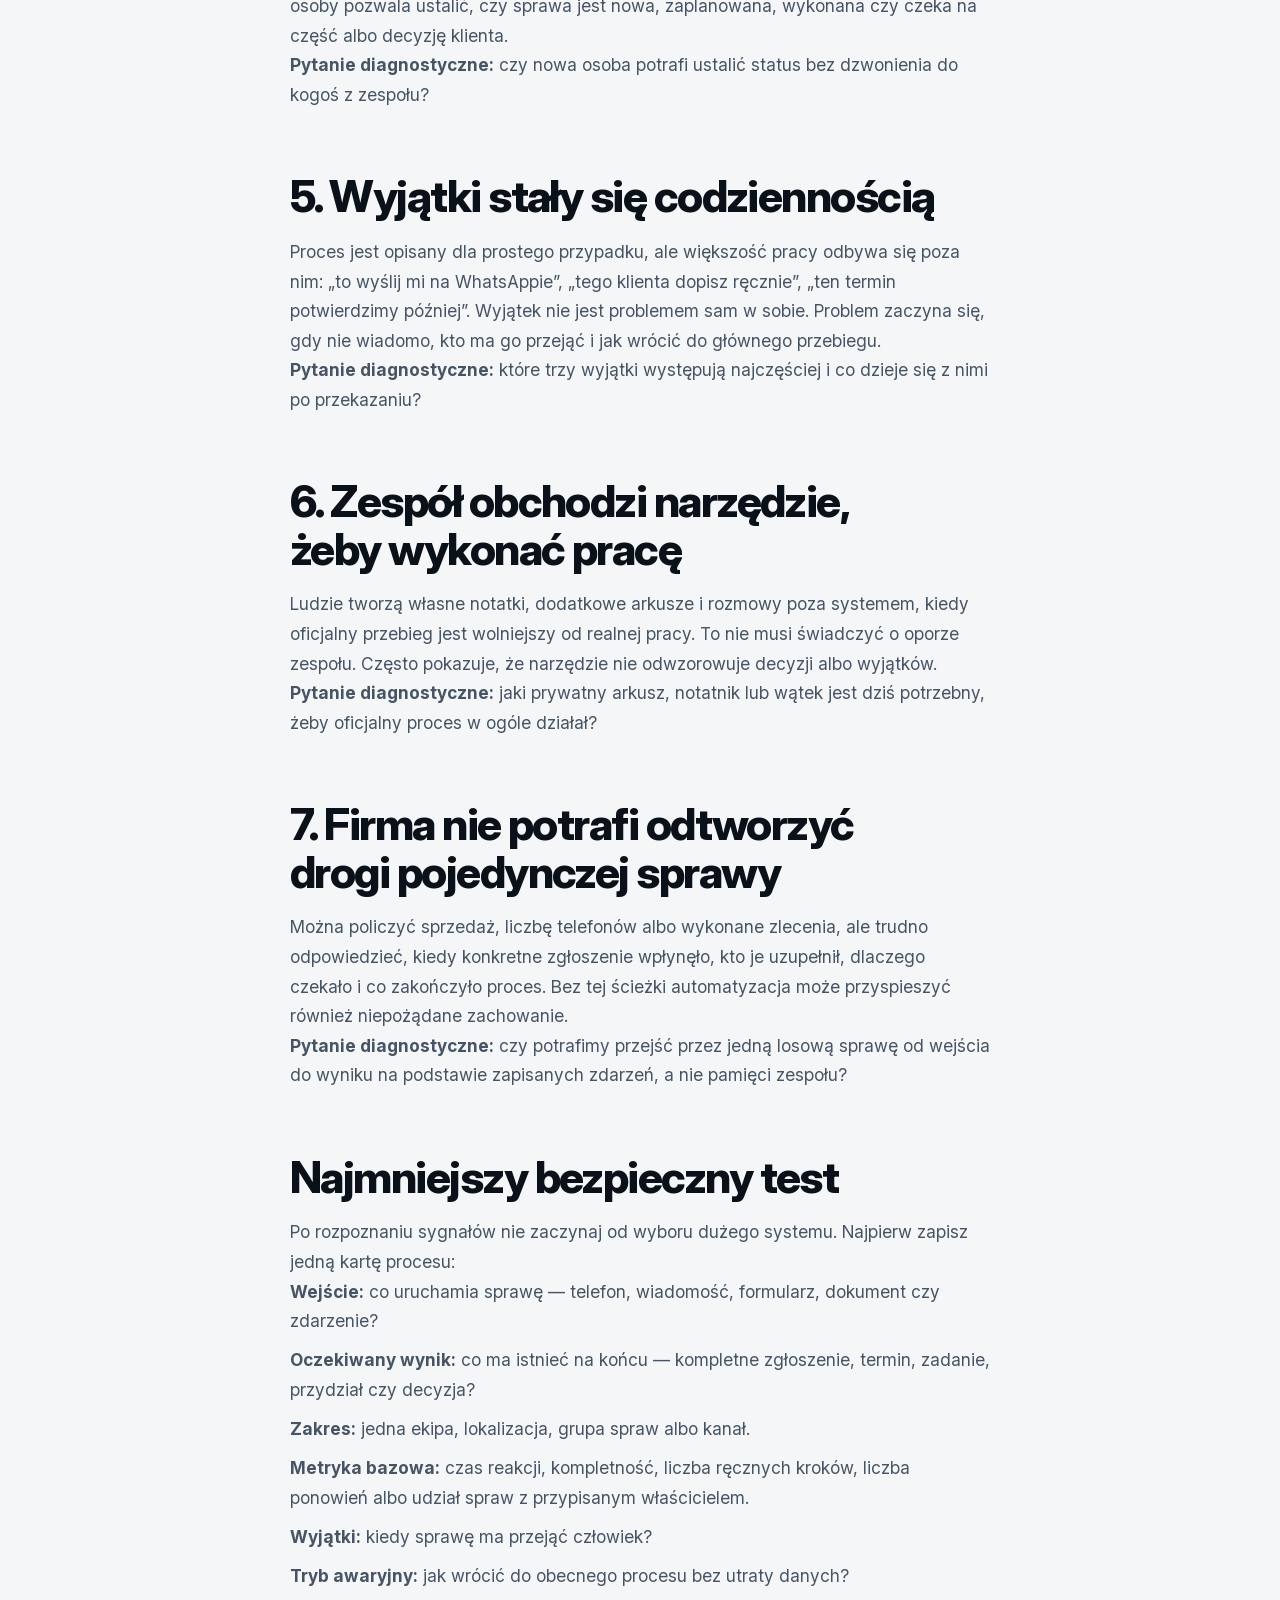
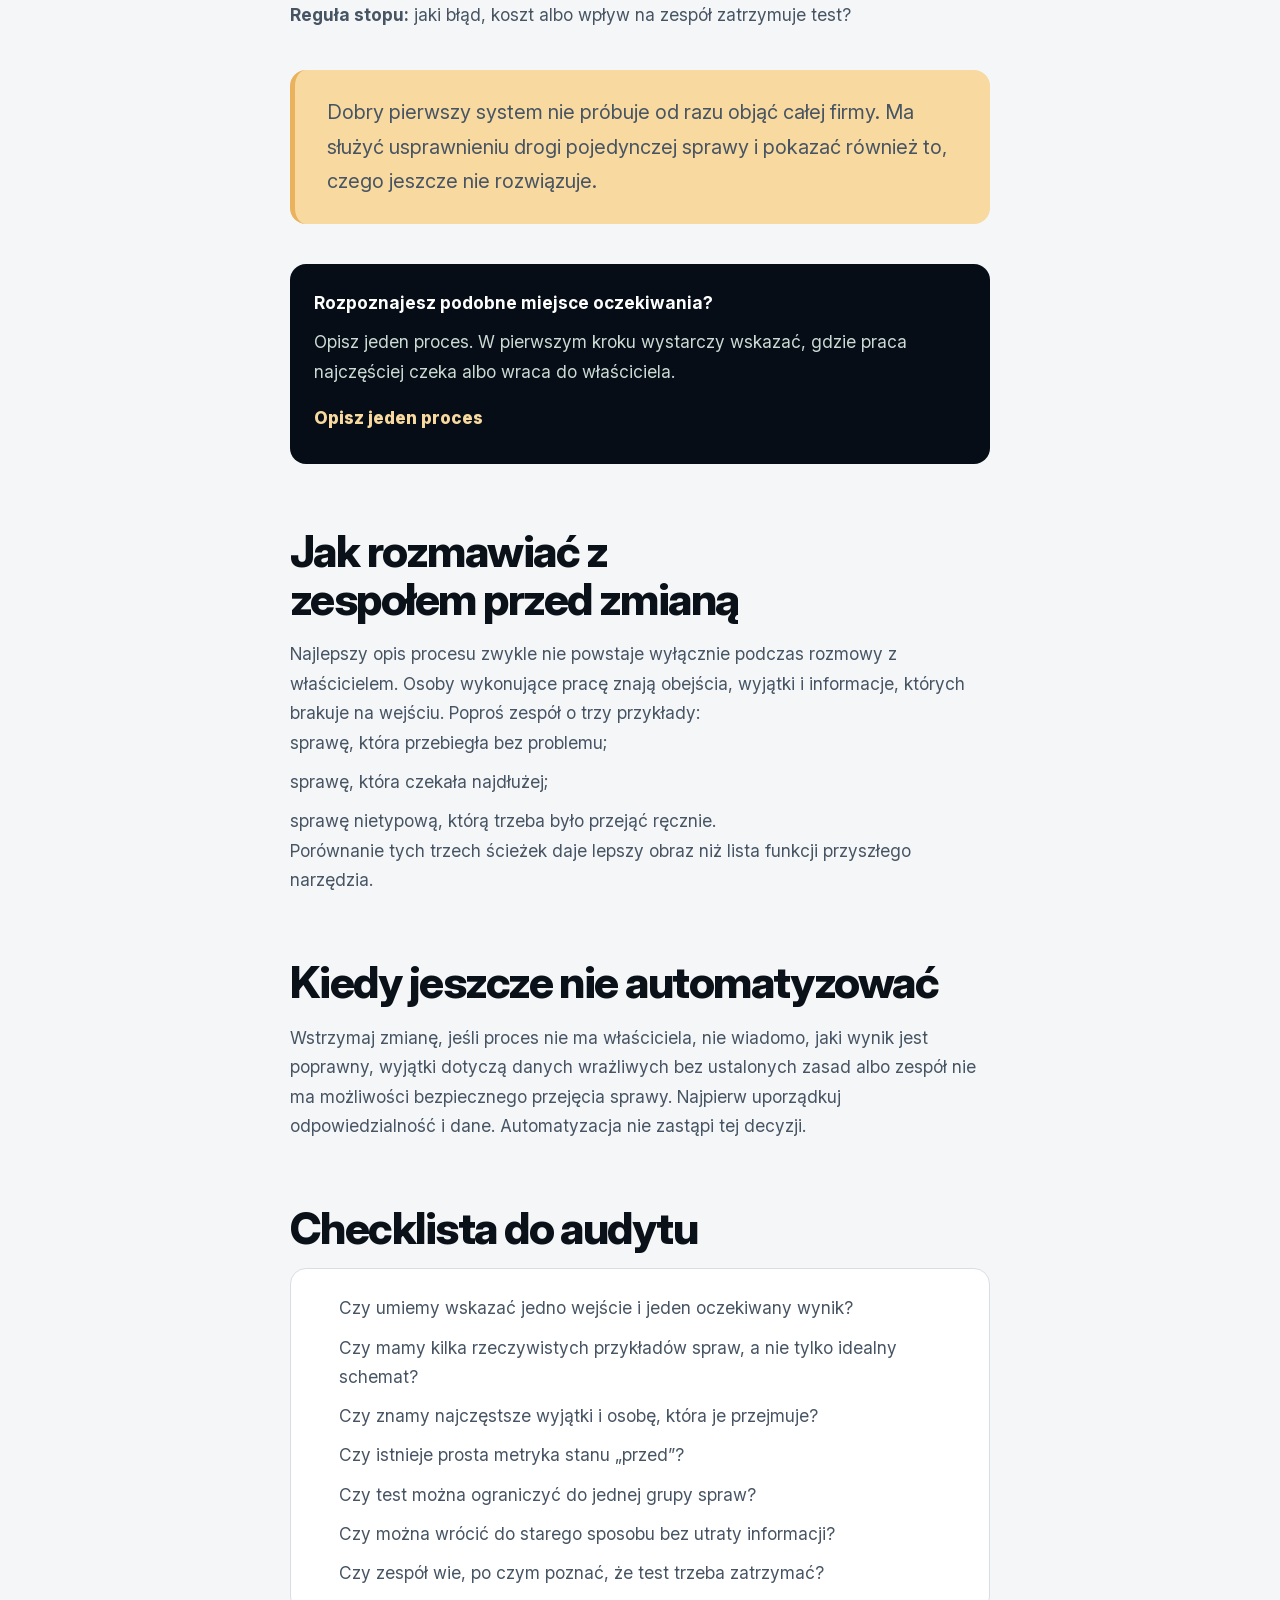
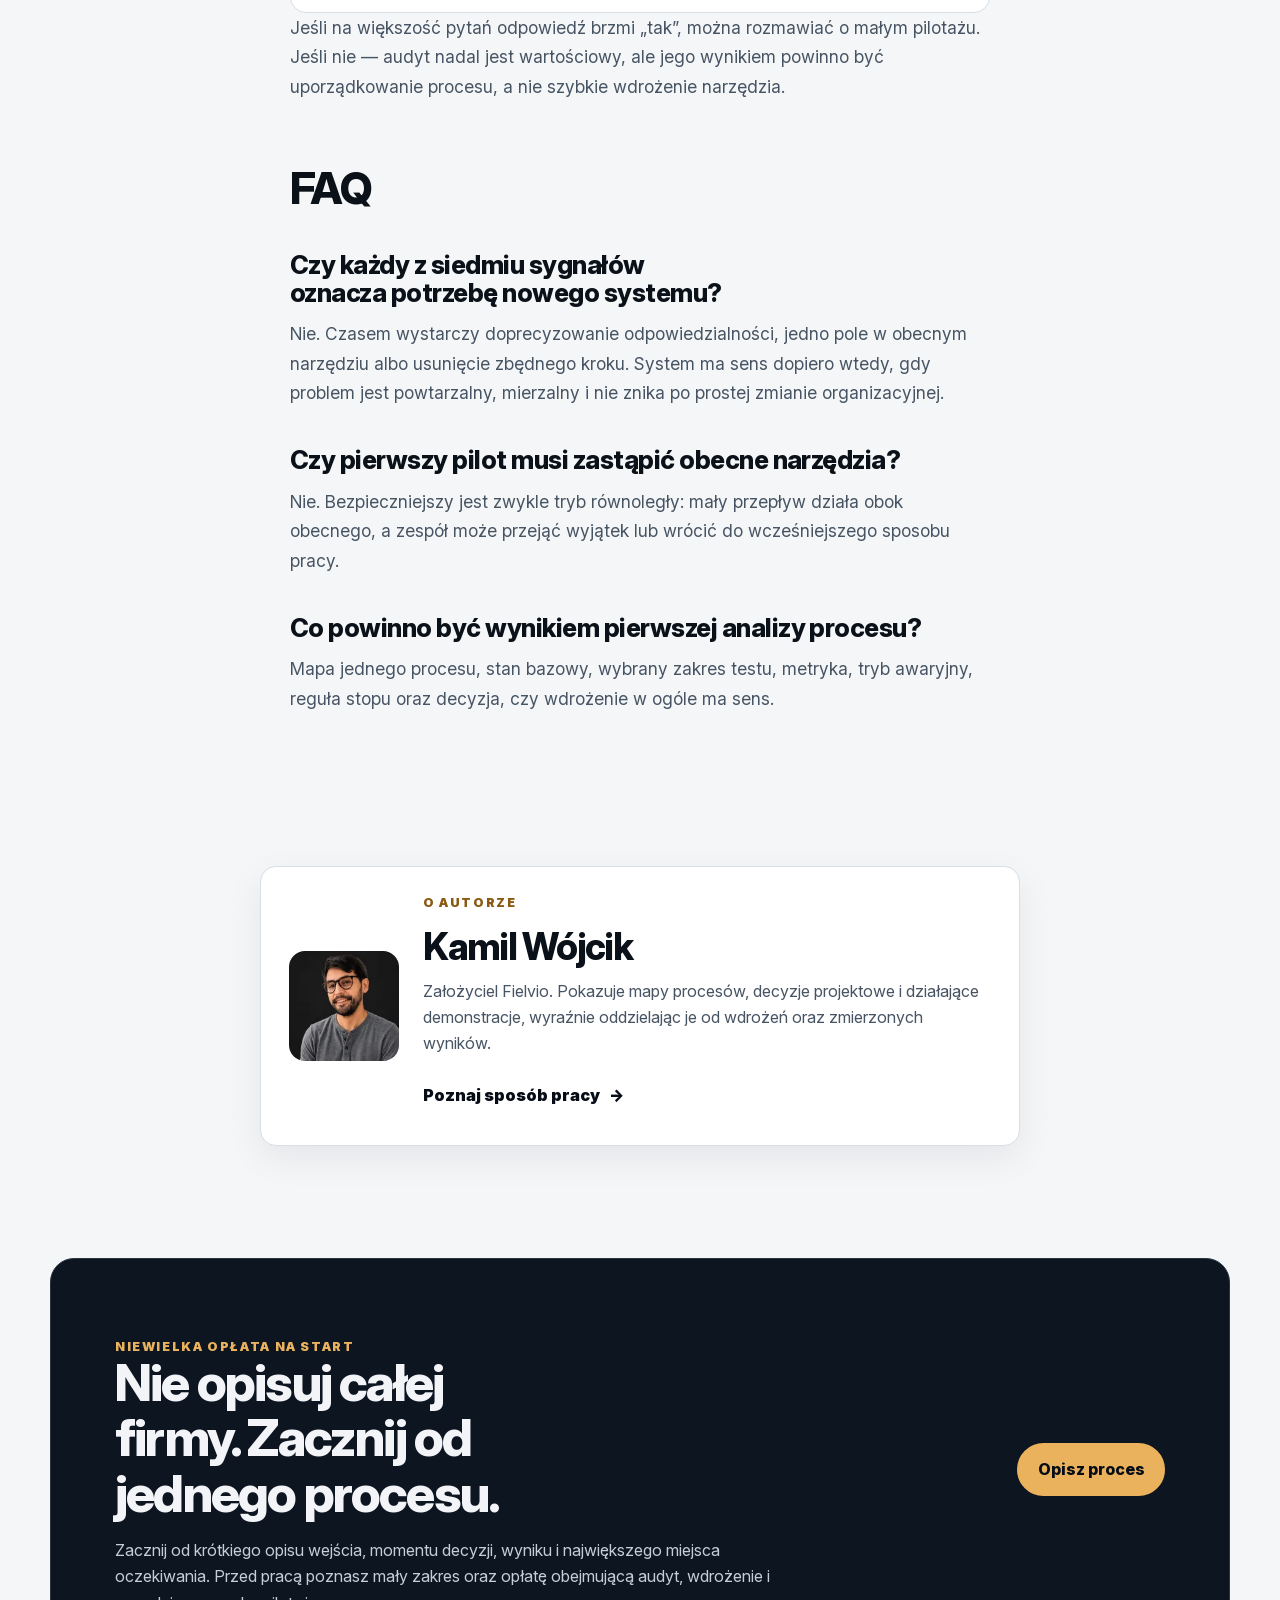
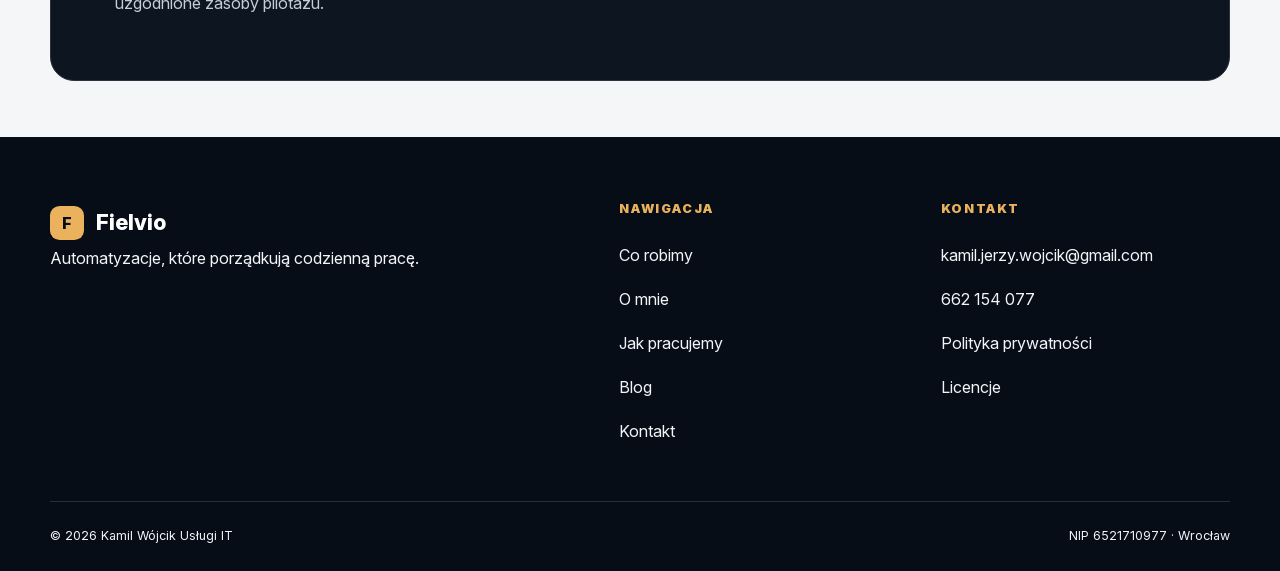
<file: blog/7-sygnalow-ze-firma-urosla-szybciej-niz-systemy/index.html>
<!DOCTYPE html><html lang="pl"><head><meta charset="UTF-8"><meta name="viewport" content="width=device-width, initial-scale=1"><meta name="theme-color" content="#060d17"><link rel="icon" type="image/svg+xml" href="/favicon.svg"><link rel="alternate" type="application/rss+xml" title="Blog Fielvio" href="/rss.xml"><title>7 sygnałów, że firma urosła szybciej niż jej systemy | Fielvio</title><meta name="description" content="Jak rozpoznać przeciążony proces, wybrać najmniejszy bezpieczny test i zacząć porządkowanie bez zatrzymywania bieżącej pracy."><link rel="canonical" href="https://fielvio.pl/blog/7-sygnalow-ze-firma-urosla-szybciej-niz-systemy/"><meta name="robots" content="index, follow, max-image-preview:large"><meta property="og:locale" content="pl_PL"><meta property="og:type" content="article"><meta property="og:site_name" content="Fielvio"><meta property="og:title" content="7 sygnałów, że firma urosła szybciej niż jej systemy | Fielvio"><meta property="og:description" content="Jak rozpoznać przeciążony proces, wybrać najmniejszy bezpieczny test i zacząć porządkowanie bez zatrzymywania bieżącej pracy."><meta property="og:url" content="https://fielvio.pl/blog/7-sygnalow-ze-firma-urosla-szybciej-niz-systemy/"><meta property="og:image" content="https://fielvio.pl/_astro/7-sygnalow-firma-systemy.ga7vuOqt.webp"><meta name="twitter:card" content="summary_large_image"><meta name="twitter:title" content="7 sygnałów, że firma urosła szybciej niż jej systemy | Fielvio"><meta name="twitter:description" content="Jak rozpoznać przeciążony proces, wybrać najmniejszy bezpieczny test i zacząć porządkowanie bez zatrzymywania bieżącej pracy."><meta name="twitter:image" content="https://fielvio.pl/_astro/7-sygnalow-firma-systemy.ga7vuOqt.webp"><script type="application/ld+json">[{"@context":"https://schema.org","@type":"Organization","@id":"https://fielvio.pl/#organization","name":"Fielvio","legalName":"Kamil Wójcik Usługi IT","url":"https://fielvio.pl","email":"kamil.jerzy.wojcik@gmail.com","telephone":"+48662154077","founder":{"@id":"https://fielvio.pl/o-mnie/#person"}},{"@context":"https://schema.org","@type":"WebSite","@id":"https://fielvio.pl/#website","name":"Fielvio","url":"https://fielvio.pl","inLanguage":"pl-PL","publisher":{"@id":"https://fielvio.pl/#organization"}},{"@context":"https://schema.org","@type":"BlogPosting","@id":"https://fielvio.pl/blog/7-sygnalow-ze-firma-urosla-szybciej-niz-systemy/#article","headline":"7 sygnałów, że firma urosła szybciej niż jej systemy","description":"Jak rozpoznać przeciążony proces, wybrać najmniejszy bezpieczny test i zacząć porządkowanie bez zatrzymywania bieżącej pracy.","image":"https://fielvio.pl/_astro/7-sygnalow-firma-systemy.ga7vuOqt.webp","datePublished":"2026-07-23T00:00:00.000Z","dateModified":"2026-07-23T00:00:00.000Z","inLanguage":"pl-PL","author":{"@type":"Person","@id":"https://fielvio.pl/o-mnie/#person","name":"Kamil Wójcik"},"publisher":{"@type":"Organization","@id":"https://fielvio.pl/#organization","name":"Fielvio"},"mainEntityOfPage":"https://fielvio.pl/blog/7-sygnalow-ze-firma-urosla-szybciej-niz-systemy/","keywords":"procesy, wzrost firmy, pierwszy system"},{"@context":"https://schema.org","@type":"BreadcrumbList","itemListElement":[{"@type":"ListItem","position":1,"name":"Start","item":"https://fielvio.pl"},{"@type":"ListItem","position":2,"name":"Blog","item":"https://fielvio.pl/blog/"},{"@type":"ListItem","position":3,"name":"7 sygnałów, że firma urosła szybciej niż jej systemy","item":"https://fielvio.pl/blog/7-sygnalow-ze-firma-urosla-szybciej-niz-systemy/"}]}]</script><link rel="stylesheet" href="/_astro/BaseLayout.Itu36SnA.css"></head><body><header class="site-header"><a class="skip-link" href="#tresc">Przejdź do treści</a><div class="shell header-inner"><a class="brand" href="/" aria-label="Fielvio — strona główna"><span class="brand-mark" aria-hidden="true">F</span><span>Fielvio</span></a><nav class="desktop-nav" aria-label="Główna nawigacja"><a href="/o-fielvio/">Co robimy</a><a href="/o-mnie/">O mnie</a><a href="/jak-dzialamy/">Jak pracujemy</a><a href="/blog/">Blog</a><a class="button button-small" href="/kontakt/">Opisz jeden proces</a></nav><details class="mobile-menu"><summary aria-label="Otwórz menu">Menu</summary><nav aria-label="Nawigacja mobilna"><a href="/o-fielvio/">Co robimy</a><a href="/o-mnie/">O mnie</a><a href="/jak-dzialamy/">Jak pracujemy</a><a href="/blog/">Blog</a><a href="/kontakt/">Opisz jeden proces</a></nav></details></div></header><script type="module">document.querySelectorAll(`.mobile-menu`).forEach(e=>{e.querySelectorAll(`a`).forEach(t=>{t.addEventListener(`click`,()=>e.removeAttribute(`open`))})});</script><main id="tresc"><header class="article-header"><div class="shell"><nav class="breadcrumbs" aria-label="Okruszki"><a href="/">Start</a><span>/</span><a href="/blog/">Blog</a><span>/</span><span>Artykuł</span></nav><p class="eyebrow">Diagnoza procesu · procesy · wzrost firmy · pierwszy system</p><h1 class="display">7 sygnałów, że firma urosła szybciej niż jej systemy</h1><p class="lead">Jak rozpoznać przeciążony proces, wybrać najmniejszy bezpieczny test i zacząć porządkowanie bez zatrzymywania bieżącej pracy.</p><div class="blog-meta"><span>Autor: <a href="/o-mnie/">Kamil Wójcik</a></span><span>7 min czytania</span><span>Opublikowano: <time datetime="2026-07-23T00:00:00.000Z">23.07.2026</time></span><span>Aktualizacja: <time datetime="2026-07-23T00:00:00.000Z">23.07.2026</time></span></div><div class="article-hero-image"><img src="/_astro/7-sygnalow-firma-systemy.ga7vuOqt_1Tnbcc.webp" srcset="/_astro/7-sygnalow-firma-systemy.ga7vuOqt_Z225TpH.webp 640w, /_astro/7-sygnalow-firma-systemy.ga7vuOqt_XKNYA.webp 960w, /_astro/7-sygnalow-firma-systemy.ga7vuOqt_1Tnbcc.webp 1200w" alt="Rozproszone telefony, wiadomości i arkusze przechodzą w jeden uporządkowany przepływ zakończony działaniem" sizes="(max-width: 1180px) 100vw, 1180px" loading="eager" decoding="async" width="1200" height="630"></div></div></header><article class="article-body"><p>Firma nie musi mieć awarii, żeby wyrosnąć z dotychczasowego sposobu pracy. Pierwszym sygnałem jest zwykle rosnąca liczba sytuacji, w których informacja istnieje, ale <strong>nie prowadzi do jednoznacznego następnego kroku</strong>. Telefon dzwoni, wiadomość została wysłana, arkusz ma kolejny wiersz — a właściciel nadal musi ręcznie połączyć wszystko w całość.</p>
<p>Poniższe siedem sygnałów nie jest benchmarkiem ani testem do automatycznego zakupu systemu. To praktyczna checklista do rozmowy z zespołem. Jej celem jest wskazanie jednego procesu, który warto dokładniej zmierzyć.</p>
<nav class="article-toc" aria-label="Spis treści"><strong>Spis treści</strong><ol><li><a href="#1-właściciel-stał-się-routerem-informacji">7 sygnałów przeciążenia</a></li><li><a href="#najmniejszy-bezpieczny-test">Najmniejszy bezpieczny test</a></li><li><a href="#kiedy-jeszcze-nie-automatyzować">Kiedy jeszcze nie automatyzować</a></li><li><a href="#checklista-do-audytu">Checklista do audytu</a></li><li><a href="#faq">FAQ</a></li></ol></nav>
<h2 id="1-właściciel-stał-się-routerem-informacji">1. Właściciel stał się routerem informacji</h2>
<p>Zespół nie pyta właściciela tylko o decyzje nietypowe. Pyta także o status, kolejność i kontekst, bo tylko jedna osoba pamięta, co ustalono przez telefon, co jest w skrzynce i który wpis w arkuszu jest aktualny.</p>
<p><strong>Pytanie diagnostyczne:</strong> które sprawy zatrzymałyby się na cały dzień, gdyby właściciel nie odbierał telefonu?</p>
<h2 id="2-klient-przypomina-o-sprawie-zanim-zrobi-to-proces">2. Klient przypomina o sprawie, zanim zrobi to proces</h2>
<p>Klient dzwoni ponownie nie dlatego, że zespół nic nie zrobił, lecz dlatego, że nie widzi potwierdzenia, terminu albo kolejnego kroku. Zgłoszenie jest „gdzieś w firmie”, ale nie ma przypisanego właściciela i czasu reakcji.</p>
<p><strong>Pytanie diagnostyczne:</strong> ile razy w tygodniu klient pyta „co z moją sprawą?”, mimo że pierwsza wiadomość została odebrana?</p>
<h2 id="3-te-same-dane-są-przepisywane-kilka-razy">3. Te same dane są przepisywane kilka razy</h2>
<p>Imię, adres, urządzenie, termin lub zakres pracy przechodzą z rozmowy do notatki, z notatki do komunikatora, a później do arkusza albo programu. Każdy etap wygląda niewinnie. Razem tworzą opóźnienie i ryzyko różniących się wersji.</p>
<p><strong>Pytanie diagnostyczne:</strong> która informacja jest najczęściej kopiowana ręcznie i gdzie pojawia się ostatnia wiarygodna wersja?</p>
<h2 id="4-status-zależy-od-pytania-właściwej-osoby">4. Status zależy od pytania właściwej osoby</h2>
<p>Formalnie istnieje lista zleceń albo zgłoszeń. Praktycznie dopiero telefon do konkretnej osoby pozwala ustalić, czy sprawa jest nowa, zaplanowana, wykonana czy czeka na część albo decyzję klienta.</p>
<p><strong>Pytanie diagnostyczne:</strong> czy nowa osoba potrafi ustalić status bez dzwonienia do kogoś z zespołu?</p>
<h2 id="5-wyjątki-stały-się-codziennością">5. Wyjątki stały się codziennością</h2>
<p>Proces jest opisany dla prostego przypadku, ale większość pracy odbywa się poza nim: „to wyślij mi na WhatsAppie”, „tego klienta dopisz ręcznie”, „ten termin potwierdzimy później”. Wyjątek nie jest problemem sam w sobie. Problem zaczyna się, gdy nie wiadomo, kto ma go przejąć i jak wrócić do głównego przebiegu.</p>
<p><strong>Pytanie diagnostyczne:</strong> które trzy wyjątki występują najczęściej i co dzieje się z nimi po przekazaniu?</p>
<h2 id="6-zespół-obchodzi-narzędzie-żeby-wykonać-pracę">6. Zespół obchodzi narzędzie, żeby wykonać pracę</h2>
<p>Ludzie tworzą własne notatki, dodatkowe arkusze i rozmowy poza systemem, kiedy oficjalny przebieg jest wolniejszy od realnej pracy. To nie musi świadczyć o oporze zespołu. Często pokazuje, że narzędzie nie odwzorowuje decyzji albo wyjątków.</p>
<p><strong>Pytanie diagnostyczne:</strong> jaki prywatny arkusz, notatnik lub wątek jest dziś potrzebny, żeby oficjalny proces w ogóle działał?</p>
<h2 id="7-firma-nie-potrafi-odtworzyć-drogi-pojedynczej-sprawy">7. Firma nie potrafi odtworzyć drogi pojedynczej sprawy</h2>
<p>Można policzyć sprzedaż, liczbę telefonów albo wykonane zlecenia, ale trudno odpowiedzieć, kiedy konkretne zgłoszenie wpłynęło, kto je uzupełnił, dlaczego czekało i co zakończyło proces. Bez tej ścieżki automatyzacja może przyspieszyć również niepożądane zachowanie.</p>
<p><strong>Pytanie diagnostyczne:</strong> czy potrafimy przejść przez jedną losową sprawę od wejścia do wyniku na podstawie zapisanych zdarzeń, a nie pamięci zespołu?</p>
<h2 id="najmniejszy-bezpieczny-test">Najmniejszy bezpieczny test</h2>
<p>Po rozpoznaniu sygnałów nie zaczynaj od wyboru dużego systemu. Najpierw zapisz jedną kartę procesu:</p>
<ol>
<li><strong>Wejście:</strong> co uruchamia sprawę — telefon, wiadomość, formularz, dokument czy zdarzenie?</li>
<li><strong>Oczekiwany wynik:</strong> co ma istnieć na końcu — kompletne zgłoszenie, termin, zadanie, przydział czy decyzja?</li>
<li><strong>Zakres:</strong> jedna ekipa, lokalizacja, grupa spraw albo kanał.</li>
<li><strong>Metryka bazowa:</strong> czas reakcji, kompletność, liczba ręcznych kroków, liczba ponowień albo udział spraw z przypisanym właścicielem.</li>
<li><strong>Wyjątki:</strong> kiedy sprawę ma przejąć człowiek?</li>
<li><strong>Tryb awaryjny:</strong> jak wrócić do obecnego procesu bez utraty danych?</li>
<li><strong>Reguła stopu:</strong> jaki błąd, koszt albo wpływ na zespół zatrzymuje test?</li>
</ol>
<blockquote>
<p>Dobry pierwszy system nie próbuje od razu objąć całej firmy. Ma służyć usprawnieniu drogi pojedynczej sprawy i pokazać również to, czego jeszcze nie rozwiązuje.</p>
</blockquote>
<aside class="article-inline-cta" aria-label="Rozmowa o procesie"><strong>Rozpoznajesz podobne miejsce oczekiwania?</strong><p><p>Opisz jeden proces. W pierwszym kroku wystarczy wskazać, gdzie praca najczęściej czeka albo
wraca do właściciela.</p></p><a href="/kontakt/?source=article-middle">Opisz jeden proces</a></aside>
<h2 id="jak-rozmawiać-z-zespołem-przed-zmianą">Jak rozmawiać z zespołem przed zmianą</h2>
<p>Najlepszy opis procesu zwykle nie powstaje wyłącznie podczas rozmowy z właścicielem. Osoby wykonujące pracę znają obejścia, wyjątki i informacje, których brakuje na wejściu. Poproś zespół o trzy przykłady:</p>
<ul>
<li>sprawę, która przebiegła bez problemu;</li>
<li>sprawę, która czekała najdłużej;</li>
<li>sprawę nietypową, którą trzeba było przejąć ręcznie.</li>
</ul>
<p>Porównanie tych trzech ścieżek daje lepszy obraz niż lista funkcji przyszłego narzędzia.</p>
<h2 id="kiedy-jeszcze-nie-automatyzować">Kiedy jeszcze nie automatyzować</h2>
<p>Wstrzymaj zmianę, jeśli proces nie ma właściciela, nie wiadomo, jaki wynik jest poprawny, wyjątki dotyczą danych wrażliwych bez ustalonych zasad albo zespół nie ma możliwości bezpiecznego przejęcia sprawy. Najpierw uporządkuj odpowiedzialność i dane. Automatyzacja nie zastąpi tej decyzji.</p>
<h2 id="checklista-do-audytu">Checklista do audytu</h2>
<ul class="checklist"><li>Czy umiemy wskazać jedno wejście i jeden oczekiwany wynik?</li><li>Czy mamy kilka rzeczywistych przykładów spraw, a nie tylko idealny schemat?</li><li>Czy znamy najczęstsze wyjątki i osobę, która je przejmuje?</li><li>Czy istnieje prosta metryka stanu „przed”?</li><li>Czy test można ograniczyć do jednej grupy spraw?</li><li>Czy można wrócić do starego sposobu bez utraty informacji?</li><li>Czy zespół wie, po czym poznać, że test trzeba zatrzymać?</li></ul>
<p>Jeśli na większość pytań odpowiedź brzmi „tak”, można rozmawiać o małym pilotażu. Jeśli nie — audyt nadal jest wartościowy, ale jego wynikiem powinno być uporządkowanie procesu, a nie szybkie wdrożenie narzędzia.</p>
<h2 id="faq">FAQ</h2>
<h3 id="czy-każdy-z-siedmiu-sygnałów-oznacza-potrzebę-nowego-systemu">Czy każdy z siedmiu sygnałów oznacza potrzebę nowego systemu?</h3>
<p>Nie. Czasem wystarczy doprecyzowanie odpowiedzialności, jedno pole w obecnym narzędziu albo usunięcie zbędnego kroku. System ma sens dopiero wtedy, gdy problem jest powtarzalny, mierzalny i nie znika po prostej zmianie organizacyjnej.</p>
<h3 id="czy-pierwszy-pilot-musi-zastąpić-obecne-narzędzia">Czy pierwszy pilot musi zastąpić obecne narzędzia?</h3>
<p>Nie. Bezpieczniejszy jest zwykle tryb równoległy: mały przepływ działa obok obecnego, a zespół może przejąć wyjątek lub wrócić do wcześniejszego sposobu pracy.</p>
<h3 id="co-powinno-być-wynikiem-pierwszej-analizy-procesu">Co powinno być wynikiem pierwszej analizy procesu?</h3>
<p>Mapa jednego procesu, stan bazowy, wybrany zakres testu, metryka, tryb awaryjny, reguła stopu oraz decyzja, czy wdrożenie w ogóle ma sens.</p></article><section class="section section-tight"><div class="shell article-author"><img src="/_astro/kamil-wojcik.DJaBqA9O_Ec9gR.webp" alt="Kamil Wójcik" loading="lazy" decoding="async" width="180" height="180" class="author-portrait"><div><p class="eyebrow">O autorze</p><h2>Kamil Wójcik</h2><p>Założyciel Fielvio. Pokazuje mapy procesów, decyzje projektowe i działające demonstracje, wyraźnie oddzielając je od wdrożeń oraz zmierzonych wyników.</p><a class="text-link" href="/o-mnie/">Poznaj sposób pracy</a></div></div></section><section class="section section-tight"><div class="shell cta-panel"><div><p class="eyebrow">Niewielka opłata na start</p><h2>Nie opisuj całej firmy. Zacznij od jednego procesu.</h2><p>Zacznij od krótkiego opisu wejścia, momentu decyzji, wyniku i największego miejsca oczekiwania. Przed pracą poznasz mały zakres oraz opłatę obejmującą audyt, wdrożenie i uzgodnione zasoby pilotażu.</p></div><a class="button" href="/kontakt/?source=blog">Opisz proces</a></div></section></main><footer class="site-footer"><div class="shell footer-grid"><div><a class="brand brand-footer" href="/"><span class="brand-mark" aria-hidden="true">F</span><span>Fielvio</span></a><p class="footer-statement">Automatyzacje, które porządkują codzienną pracę.</p></div><div><p class="eyebrow">Nawigacja</p><ul class="footer-links"><li><a href="/o-fielvio/">Co robimy</a></li><li><a href="/o-mnie/">O mnie</a></li><li><a href="/jak-dzialamy/">Jak pracujemy</a></li><li><a href="/blog/">Blog</a></li><li><a href="/kontakt/">Kontakt</a></li></ul></div><div><p class="eyebrow">Kontakt</p><ul class="footer-links"><li><a href="mailto:kamil.jerzy.wojcik@gmail.com">kamil.jerzy.wojcik@gmail.com</a></li><li><a href="tel:+48662154077">662 154 077</a></li><li><a href="/polityka-prywatnosci/">Polityka prywatności</a></li><li><a href="/THIRD_PARTY_NOTICES.txt">Licencje</a></li></ul></div></div><div class="shell legal-line"><span>© 2026 Kamil Wójcik Usługi IT</span><span>NIP 6521710977 · Wrocław</span></div></footer></body></html>
</file>
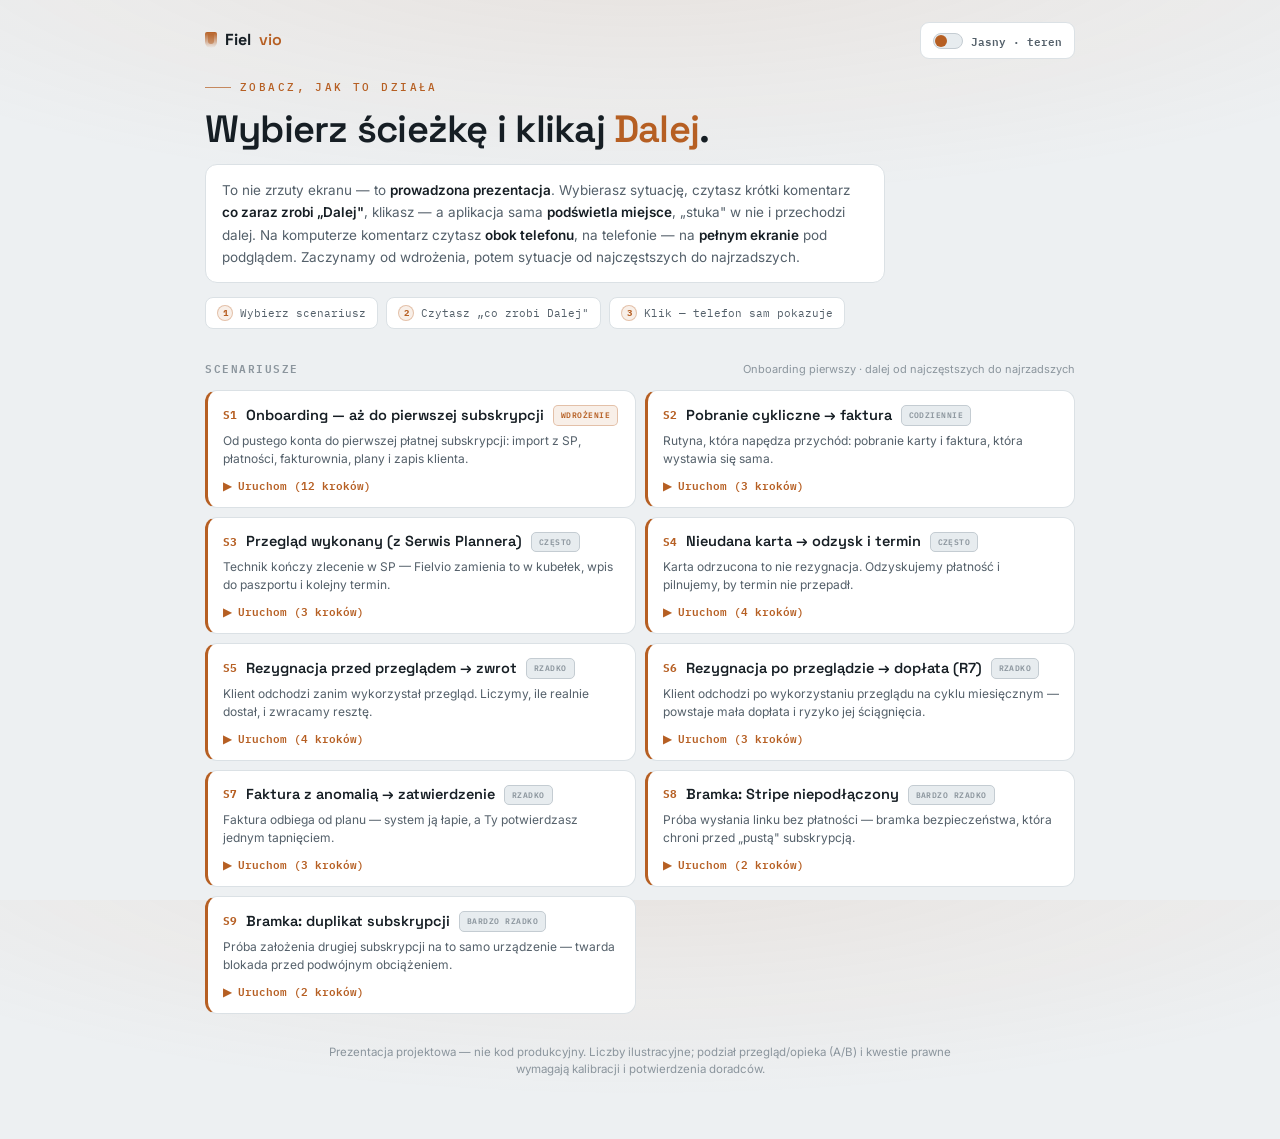
<file: jak-dziala.html>
<!DOCTYPE html>
<html lang="pl" data-theme="light">
<head>
<meta charset="UTF-8">
<meta name="viewport" content="width=device-width, initial-scale=1.0, viewport-fit=cover">
<meta name="theme-color" content="#B65F23">
<title>Fielvio — jak działa aplikacja</title>
<meta name="description" content="Interaktywna prezentacja Fielvio: wybierz ścieżkę i klikaj Dalej. Aplikacja sama podświetla, „stuka” w miejsce i tłumaczy, co się właśnie dzieje — inaczej na komputerze, inaczej na telefonie.">
<meta property="og:title" content="Fielvio — jak działa aplikacja">
<meta property="og:description" content="Wybierz scenariusz i klikaj Dalej. Prowadzona prezentacja z komentarzem i animacjami.">
<meta property="og:type" content="website">
<link rel="preconnect" href="https://fonts.googleapis.com">
<link rel="preconnect" href="https://fonts.gstatic.com" crossorigin>
<link href="https://fonts.googleapis.com/css2?family=Space+Grotesk:wght@400;500;600;700&family=Inter:wght@400;500;600&family=IBM+Plex+Mono:wght@400;500;600&display=swap" rel="stylesheet">
<style>
  :root{ /* LIGHT — pod teren */
    --ink:#EDF0F2; --surface:#FFFFFF; --surface-2:#F4F6F8; --surface-3:#E7ECEF;
    --line:#DBE1E5; --line-2:#C4CCD2;
    --tx:#161E24; --tx-dim:#54606A; --tx-faint:#8B959D;
    --brand:#B65F23; --brand-ink:#FFFFFF; --brand-tint:rgba(182,95,35,.10); --brand-bd:rgba(182,95,35,.32);
    --red:#BF3527; --red-tint:rgba(191,53,39,.09); --red-bd:rgba(191,53,39,.32);
    --green:#237F49; --green-tint:rgba(35,127,73,.10); --green-bd:rgba(35,127,73,.32);
    --shadow:0 18px 46px -22px rgba(24,34,44,.42); --dim:rgba(24,34,44,.34);
    --phone-bg:linear-gradient(180deg,#FBFCFD,#EFF3F5);
  }
  html[data-theme="dark"]{
    --ink:#14191D; --surface:#1B2228; --surface-2:#212A30; --surface-3:#28323A;
    --line:#313B42; --line-2:#3E4952;
    --tx:#ECEAE5; --tx-dim:#98A1A8; --tx-faint:#6E7881;
    --brand:#E58B45; --brand-ink:#20130A; --brand-tint:rgba(229,139,69,.14); --brand-bd:rgba(229,139,69,.42);
    --red:#DC6252; --red-tint:rgba(220,98,82,.13); --red-bd:rgba(220,98,82,.42);
    --green:#4FB57E; --green-tint:rgba(79,181,126,.13); --green-bd:rgba(79,181,126,.42);
    --shadow:0 20px 50px -18px rgba(0,0,0,.7); --dim:rgba(6,10,13,.55);
    --phone-bg:linear-gradient(180deg,#171D22,#12171B);
  }
  *{box-sizing:border-box;margin:0;padding:0}
  html,body{height:100%}
  html{-webkit-text-size-adjust:100%}
  body{background:radial-gradient(120% 50% at 50% -8%, var(--brand-tint), transparent 60%),var(--ink);
    color:var(--tx);font-family:'Inter',system-ui,sans-serif;line-height:1.55;transition:background .3s,color .3s}
  body.playing{overflow:hidden}
  b{font-weight:600;color:var(--tx)}
  a{color:inherit}
  .mono{font-family:'IBM Plex Mono',monospace}

  /* ===== HOME ===== */
  .home{max-width:900px;margin:0 auto;padding:22px 15px 60px}
  .topbar{display:flex;justify-content:space-between;align-items:center;margin-bottom:20px;gap:12px}
  .brandmark{font-family:'Space Grotesk',sans-serif;font-weight:700;font-size:16px;display:flex;align-items:center;gap:8px;text-decoration:none;color:var(--tx)}
  .brandmark .fl{width:12px;height:16px;border-radius:2px 2px 6px 6px;background:linear-gradient(180deg,var(--brand),transparent);position:relative}
  .brandmark .fl::after{content:"";position:absolute;inset:2px 3px 4px 3px;border-radius:1px 1px 4px 4px;background:var(--brand);opacity:.5}
  .brandmark b{color:var(--brand)}
  .tgl{font-family:'IBM Plex Mono',monospace;font-size:11px;font-weight:600;color:var(--tx-dim);background:var(--surface);border:1px solid var(--line);border-radius:9px;padding:8px 12px;cursor:pointer;display:flex;align-items:center;gap:8px}
  .tgl .sw{width:30px;height:16px;border-radius:9px;background:var(--surface-3);border:1px solid var(--line-2);position:relative}
  .tgl .sw::after{content:"";position:absolute;top:1px;left:1px;width:12px;height:12px;border-radius:50%;background:var(--brand);transition:.18s}
  html[data-theme="dark"] .tgl .sw::after{left:15px}

  .eyebrow{font-family:'IBM Plex Mono',monospace;font-size:11px;font-weight:500;letter-spacing:.22em;text-transform:uppercase;color:var(--brand);margin-bottom:13px;display:flex;align-items:center;gap:9px}
  .eyebrow::before{content:"";width:26px;height:1px;background:var(--brand);opacity:.7}
  h1{font-family:'Space Grotesk',sans-serif;font-weight:600;font-size:clamp(26px,7vw,38px);line-height:1.08;letter-spacing:-.02em;margin-bottom:14px}
  h1 .a{color:var(--brand)}
  .tagline{background:var(--surface);border:1px solid var(--line);border-radius:12px;padding:14px 16px;font-size:13.5px;color:var(--tx-dim);line-height:1.65;max-width:680px}
  .tagline b{color:var(--tx)}
  .howrow{display:flex;flex-wrap:wrap;gap:8px;margin-top:14px}
  .howrow .chip{font-family:'IBM Plex Mono',monospace;font-size:10.5px;color:var(--tx-dim);background:var(--surface);border:1px solid var(--line);border-radius:8px;padding:7px 11px;display:flex;align-items:center;gap:7px}
  .howrow .chip .n{width:16px;height:16px;border-radius:50%;background:var(--brand-tint);border:1px solid var(--brand-bd);color:var(--brand);font-weight:700;display:grid;place-items:center;font-size:9px}

  .pickhead{display:flex;align-items:baseline;justify-content:space-between;gap:12px;margin:30px 0 12px;flex-wrap:wrap}
  .pickhead .pt{font-family:'IBM Plex Mono',monospace;font-size:11px;font-weight:600;letter-spacing:.14em;text-transform:uppercase;color:var(--tx-faint)}
  .pickhead .ph2{font-size:11px;color:var(--tx-faint)}
  .picker{display:grid;grid-template-columns:1fr;gap:9px}
  @media (min-width:640px){ .picker{grid-template-columns:1fr 1fr} }
  .scard{background:var(--surface);border:1px solid var(--line);border-left:3px solid var(--brand);border-radius:12px;padding:14px 15px;cursor:pointer;transition:.14s;display:flex;flex-direction:column;gap:6px;text-align:left;font:inherit;color:inherit;width:100%}
  .scard:hover{border-color:var(--line-2);transform:translateY(-1px);box-shadow:var(--shadow)}
  .scard:focus-visible{outline:2px solid var(--brand);outline-offset:2px}
  .scard .sh{display:flex;align-items:center;gap:9px}
  .scard .sk{font-family:'IBM Plex Mono',monospace;font-size:11px;font-weight:700;color:var(--brand);flex:0 0 auto}
  .scard .st{font-family:'Space Grotesk',sans-serif;font-weight:600;font-size:14.5px;color:var(--tx);line-height:1.2;flex:1}
  .scard .freq{font-family:'IBM Plex Mono',monospace;font-size:8px;font-weight:600;letter-spacing:.06em;text-transform:uppercase;padding:3px 7px;border-radius:5px;white-space:nowrap;background:var(--surface-3);border:1px solid var(--line-2);color:var(--tx-faint)}
  .scard .freq.f1{background:var(--brand-tint);border-color:var(--brand-bd);color:var(--brand)}
  .scard .sd{font-size:12px;color:var(--tx-dim);line-height:1.5}
  .scard .run{font-family:'IBM Plex Mono',monospace;font-size:11px;font-weight:600;color:var(--brand);margin-top:2px}
  .disc{margin-top:30px;font-size:11.5px;color:var(--tx-faint);text-align:center;line-height:1.55;max-width:660px;margin-left:auto;margin-right:auto}

  /* ===== PLAYER (pełny ekran, desktop split / mobile reel) ===== */
  #player{position:fixed;inset:0;z-index:60;background:radial-gradient(120% 50% at 50% -8%, var(--brand-tint), transparent 60%),var(--ink);display:none;flex-direction:column;
    padding:calc(env(safe-area-inset-top) + 10px) 12px calc(env(safe-area-inset-bottom) + 10px)}
  body.playing #player{display:flex}
  .pl-bar{flex:0 0 auto;display:flex;align-items:center;gap:10px;max-width:1180px;width:100%;margin:0 auto}
  .pl-bar .pl-x{flex:0 0 auto;background:var(--surface);border:1px solid var(--line);border-radius:9px;color:var(--tx-dim);font-size:14px;padding:8px 11px;cursor:pointer;line-height:1}
  .pl-bar .pl-id{flex:1;min-width:0;display:flex;align-items:center;gap:9px;font-family:'IBM Plex Mono',monospace;font-size:11px;font-weight:600;letter-spacing:.08em;text-transform:uppercase;color:var(--tx-dim);overflow:hidden}
  .pl-bar .pl-id .sk{background:var(--brand-tint);border:1px solid var(--brand-bd);color:var(--brand);border-radius:6px;padding:3px 8px;flex:0 0 auto}
  .pl-bar .pl-id .nm{white-space:nowrap;overflow:hidden;text-overflow:ellipsis}
  .pl-tools{flex:0 0 auto;display:flex;gap:8px}
  .pl-tools button{background:var(--surface);border:1px solid var(--line);border-radius:9px;color:var(--tx-dim);font-family:'IBM Plex Mono',monospace;font-size:11px;font-weight:600;padding:8px 11px;cursor:pointer;display:flex;align-items:center;gap:6px}
  .pl-tools button.on{color:var(--brand);border-color:var(--brand-bd);background:var(--brand-tint)}
  .pl-prog{flex:0 0 auto;height:5px;background:var(--surface-3);border-radius:3px;overflow:hidden;margin:11px auto;max-width:1180px;width:100%}
  .pl-prog .bar{height:100%;background:var(--brand);border-radius:3px;transition:width .3s}
  .pl-note{flex:0 0 auto;max-width:1180px;width:100%;margin:0 auto 6px;text-align:center;font-family:'IBM Plex Mono',monospace;font-size:11px;line-height:1.35;color:var(--tx-faint);padding:0 12px}
  .pl-note b{color:var(--tx-dim)}

  .pl-main{flex:1 1 auto;min-height:0;display:flex;flex-direction:column;gap:12px;max-width:1180px;width:100%;margin:0 auto}
  .pl-stage{flex:1 1 auto;display:grid;place-items:center;overflow:hidden;min-height:0;position:relative}
  #phoneWrap{transform-origin:top left;will-change:transform}
  .pl-cap{display:none}
  .pl-scrim{display:none}
  .pr-expand{display:none}
  .pr-peek{display:none}
  .pr-acts{display:flex;gap:6px;align-items:center;flex:0 0 auto}
  #peekRestore{display:none}

  /* strona narracji */
  .pl-side{flex:0 0 auto;display:flex;flex-direction:column;background:var(--surface);border:1px solid var(--line);border-radius:14px;overflow:hidden}
  .pl-side .pr-head{flex:0 0 auto;padding:12px 16px 10px;border-bottom:1px solid var(--line)}
  .pr-count{font-family:'IBM Plex Mono',monospace;font-size:10px;font-weight:600;letter-spacing:.1em;text-transform:uppercase;color:var(--brand)}
  .pr-scroll{flex:1 1 auto;min-height:0;overflow-y:auto;padding:11px 16px 4px;scrollbar-width:thin}
  .pr-scroll::-webkit-scrollbar{width:5px}
  .pr-scroll::-webkit-scrollbar-thumb{background:var(--line-2);border-radius:3px}
  .pr-title{font-family:'Space Grotesk',sans-serif;font-weight:600;font-size:17px;color:var(--tx);line-height:1.22;margin-top:5px}
  .pr-comment{font-size:13.5px;color:var(--tx-dim);line-height:1.62}
  .pr-comment b{color:var(--tx)} .pr-comment .g{color:var(--green);font-weight:600} .pr-comment .w{color:var(--brand);font-weight:600}
  .pr-next{flex:0 0 auto;margin:10px 16px 0;background:var(--surface-2);border:1px solid var(--line);border-left:3px solid var(--brand);border-radius:9px;padding:9px 11px;font-size:11.5px;color:var(--tx-dim);line-height:1.45}
  .pr-next .lbl{font-family:'IBM Plex Mono',monospace;font-size:8.5px;font-weight:700;letter-spacing:.12em;text-transform:uppercase;color:var(--brand);display:block;margin-bottom:3px}
  .pr-next b{color:var(--tx)}
  .pl-ctrls{flex:0 0 auto;display:flex;gap:9px;padding:11px 15px calc(11px + env(safe-area-inset-bottom));border-top:1px solid var(--line);background:var(--surface)}
  .pl-ctrls button{border-radius:11px;padding:13px;font-family:'Space Grotesk',sans-serif;font-weight:600;font-size:14px;cursor:pointer;border:1px solid var(--line-2)}
  .pl-ctrls .prev{flex:0 0 auto;background:var(--surface-2);color:var(--tx-dim);padding:13px 17px}
  .pl-ctrls .next{flex:1;background:var(--brand);color:var(--brand-ink);border-color:var(--brand)}
  .pl-ctrls button:disabled{opacity:.35;cursor:not-allowed}

  /* DESKTOP — split */
  @media (min-width:900px){
    .pl-main{flex-direction:row;gap:20px;align-items:stretch}
    .pl-stage{flex:1 1 auto}
    .pl-side{flex:0 0 400px;width:400px}
    .pr-head{padding:16px 22px 12px}
    .pr-scroll{padding:13px 22px 6px}
    .pr-next{margin:12px 22px 0}
    .pr-title{font-size:19px}
    .pr-comment{font-size:14.5px}
    .pl-cap{display:block;position:absolute;bottom:6px;left:0;right:0;text-align:center;font-family:'IBM Plex Mono',monospace;font-size:10px;color:var(--tx-faint);pointer-events:none}
  }
  /* MOBILE — pełnoekranowy ekran aplikacji + pływająca karta opisu na dole */
  @media (max-width:899px){
    #player{padding:calc(env(safe-area-inset-top) + 8px) 0 0}
    .pl-bar{padding:0 12px}
    .pl-prog{margin:9px 12px}
    .pl-main{display:block;position:relative;gap:0}
    .pl-stage{position:absolute;inset:0;overflow:hidden;place-items:stretch}
    #phoneWrap{width:100%!important;height:100%!important;transform:none!important}
    .phone{width:100%!important;height:100%!important;border:none!important;border-radius:0!important;padding:0!important;box-shadow:none!important;background:none!important}
    .phone .notch{display:none!important}
    .screen{border-radius:0!important}

    /* przyciemnienie telefonu przy rozwiniętej karcie */
    .pl-scrim{position:absolute;inset:0;z-index:35;background:var(--dim)}
    body.playing.cardexp .pl-scrim{display:block}

    /* pływająca karta opisu */
    .pl-side{position:absolute;left:8px;right:8px;bottom:8px;z-index:40;
      border-radius:16px;box-shadow:0 -8px 30px -10px rgba(0,0,0,.4),0 3px 14px -5px rgba(0,0,0,.3);
      background:color-mix(in srgb,var(--surface) 90%,transparent);backdrop-filter:blur(12px) saturate(1.3);-webkit-backdrop-filter:blur(12px) saturate(1.3);
      transition:max-height .25s ease,opacity .22s ease,transform .22s ease}
    .pl-side::before{content:"";position:absolute;top:7px;left:50%;transform:translateX(-50%);width:34px;height:4px;border-radius:2px;background:var(--line-2)}
    .pr-head{padding:15px 14px 6px;border-bottom:none;display:flex;align-items:flex-start;justify-content:space-between;gap:10px}
    .pr-head .hd{min-width:0;flex:1}
    .pr-title{font-size:16px;margin-top:3px}
    .pr-scroll{padding:5px 14px 2px}
    .pr-comment{font-size:13.5px;line-height:1.58}
    .pr-next{margin:8px 14px 0;padding:8px 11px;font-size:12px;line-height:1.42}
    .pr-next .lbl{margin-bottom:2px}
    .pl-ctrls{padding:9px 12px calc(10px + env(safe-area-inset-bottom));border-top:none;gap:8px}
    .pl-ctrls button{padding:12px}
    .pr-expand{display:flex;flex:0 0 auto;align-items:center;gap:5px;background:var(--surface-2);border:1px solid var(--line);border-radius:8px;color:var(--tx-dim);font-size:10.5px;font-weight:600;font-family:'IBM Plex Mono',monospace;padding:6px 9px;cursor:pointer}

    /* zwinięta: komentarz przycięty, analiza ukryta */
    .pl-side:not(.exp) .pr-comment{display:-webkit-box;-webkit-line-clamp:3;-webkit-box-orient:vertical;overflow:hidden}
    /* rozwinięta: pełny opis, karta rośnie i przewija się w środku */
    .pl-side.exp{max-height:74vh}

    /* przycisk „Pełny podgląd" w nagłówku karty */
    .pr-peek{display:inline-flex;align-items:center;gap:5px;background:var(--surface-2);border:1px solid var(--line);border-radius:8px;color:var(--tx-dim);font-size:10.5px;font-weight:600;font-family:'IBM Plex Mono',monospace;padding:6px 9px;cursor:pointer;line-height:1;white-space:nowrap}
    .pr-peek svg{width:13px;height:13px}

    /* Odsłonięcie ekranu: w czasie animacji „Dalej" oraz po „Schowaj" karta w pełni
       zjeżdża pod ekran (bez poświaty), by nie zasłaniać treści telefonu.
       Wzorzec: interaktywne dema (Navattic/Storylane) — narracja ustępuje w czasie akcji. */
    body.playing.revealing .pl-side,
    body.playing.peeking .pl-side{opacity:0;transform:translateY(110%);pointer-events:none;visibility:hidden;
      backdrop-filter:none;-webkit-backdrop-filter:none;box-shadow:none;
      transition:opacity .22s ease,transform .22s ease,visibility 0s .22s}
    body.playing.revealing .pl-scrim{display:none!important}

    /* pływający przycisk powrotu do opisu (widoczny tylko w trybie podglądu) */
    #peekRestore{position:absolute;left:50%;bottom:calc(14px + env(safe-area-inset-bottom));transform:translateX(-50%);z-index:50;
      align-items:center;gap:7px;background:var(--brand);color:var(--brand-ink);border:none;border-radius:999px;
      padding:11px 18px;font-family:'Space Grotesk',sans-serif;font-weight:600;font-size:13px;cursor:pointer;
      box-shadow:0 12px 26px -8px rgba(0,0,0,.5)}
    #peekRestore svg{width:15px;height:15px}
    body.playing.peeking #peekRestore{display:inline-flex}
  }

  /* ===== TELEFON + ATOMY EKRANU ===== */
  .phone{width:344px;height:652px;background:var(--ink);border:1px solid var(--line-2);border-radius:32px;padding:9px;box-shadow:var(--shadow);position:relative;flex:0 0 auto}
  .phone .notch{position:absolute;top:16px;left:50%;transform:translateX(-50%);width:92px;height:5px;background:var(--surface-3);border-radius:3px;z-index:5}
  .screen{width:100%;height:100%;background:var(--phone-bg);border-radius:24px;overflow:hidden;display:flex;flex-direction:column;position:relative}

  #spot{position:absolute;z-index:30;border-radius:11px;border:2.5px solid var(--brand);box-shadow:0 0 0 100vmax var(--dim),0 0 18px 2px var(--brand);opacity:0;transition:opacity .2s,left .25s,top .25s,width .25s,height .25s;pointer-events:none}
  #tapdot{position:absolute;z-index:31;width:34px;height:34px;margin:-17px 0 0 -17px;border-radius:50%;background:var(--brand);opacity:0;pointer-events:none}
  #tapdot.tap{animation:tap .6s ease-out}
  @keyframes tap{0%{opacity:.55;transform:scale(.3)}70%{opacity:.25;transform:scale(1.15)}100%{opacity:0;transform:scale(1.4)}}
  .flashpop{animation:flashpop 1s ease-out}
  @keyframes flashpop{0%{box-shadow:0 0 0 0 var(--brand-bd)}30%{box-shadow:0 0 0 4px var(--brand-tint)}100%{box-shadow:0 0 0 0 transparent}}
  .ph-body.anim{animation:fadein .3s ease-out}
  @keyframes fadein{from{opacity:.3;transform:translateY(4px)}to{opacity:1;transform:none}}

  .ph-top{padding:22px 15px 12px;border-bottom:1px solid var(--line);flex:0 0 auto;background:var(--surface)}
  .ph-surf{font-family:'IBM Plex Mono',monospace;font-size:9.5px;font-weight:600;letter-spacing:.14em;text-transform:uppercase;color:var(--surfc,var(--brand));margin-bottom:3px;display:flex;align-items:center;gap:6px}
  .ph-surf .d{width:6px;height:6px;border-radius:50%;background:var(--surfc,var(--brand))}
  .ph-title{font-family:'Space Grotesk',sans-serif;font-weight:600;font-size:18.5px;color:var(--tx);line-height:1.15}
  .ph-sub{font-size:12px;color:var(--tx-dim);margin-top:3px;line-height:1.35}
  .ph-body{flex:1;overflow-y:auto;padding:13px 13px 16px;scrollbar-width:thin;pointer-events:none}
  .ph-body::-webkit-scrollbar{width:5px}
  .ph-body::-webkit-scrollbar-thumb{background:var(--line-2);border-radius:3px}
  .ph-nav{flex:0 0 auto;display:flex;border-top:1px solid var(--line);background:var(--surface);pointer-events:none}
  .ph-nav button{flex:1;background:none;border:none;color:var(--tx-dim);font-family:'Inter',sans-serif;font-size:10px;font-weight:500;padding:9px 2px 11px;display:flex;flex-direction:column;align-items:center;gap:4px}
  .ph-nav button .ic{width:18px;height:18px;stroke:currentColor;fill:none;stroke-width:1.7}
  .ph-nav button.on{color:var(--brand)}

  .heroes{display:flex;gap:9px;margin-bottom:14px}
  .hero{flex:1;background:var(--surface-2);border:1px solid var(--line);border-radius:11px;padding:11px 12px}
  .hero.pos{border-color:var(--green-bd);background:var(--green-tint)} .hero.neg{border-color:var(--red-bd);background:var(--red-tint)}
  .hero .hv{font-family:'Space Grotesk',sans-serif;font-weight:700;font-size:21px;line-height:1}
  .hero.pos .hv{color:var(--green)} .hero.neg .hv{color:var(--red)}
  .hero .hl{font-size:11px;color:var(--tx-dim);margin-top:5px;line-height:1.3}
  .faintline{font-size:11.5px;color:var(--tx-dim);text-align:center;margin:-4px 0 12px;font-family:'IBM Plex Mono',monospace}
  .seg{display:flex;background:var(--surface-2);border:1px solid var(--line);border-radius:9px;padding:3px;margin-bottom:13px;gap:3px}
  .seg button{flex:1;background:none;border:none;font-size:12px;font-weight:600;color:var(--tx-dim);padding:7px 4px;border-radius:6px}
  .seg button.on{background:var(--surface);color:var(--brand);box-shadow:0 1px 3px rgba(0,0,0,.08)}
  .qh{font-family:'IBM Plex Mono',monospace;font-size:10px;font-weight:600;letter-spacing:.1em;text-transform:uppercase;color:var(--tx-dim);margin:4px 0 8px}
  .ai{display:flex;gap:9px;align-items:center;background:var(--surface);border:1px solid var(--line);border-left:3px solid var(--aic,var(--line));border-radius:9px;padding:10px 11px;margin-bottom:7px}
  .ai .ad{flex:1;min-width:0}
  .ai .at{font-size:13.5px;color:var(--tx);font-weight:600;line-height:1.3}
  .ai .as{font-size:12px;color:var(--tx-dim);margin-top:3px;line-height:1.42}
  .ai .ac{flex:0 0 auto;font-family:'IBM Plex Mono',monospace;font-size:10px;font-weight:600;color:var(--aic);border:1px solid color-mix(in srgb,var(--aic) 40%,transparent);border-radius:6px;padding:5px 7px;white-space:nowrap}
  .ai-red{--aic:var(--red)} .ai-brand{--aic:var(--brand)} .ai-green{--aic:var(--green)}
  .allclear{text-align:center;padding:34px 16px}
  .allclear .ck{width:56px;height:56px;border-radius:50%;background:var(--green-tint);border:1px solid var(--green-bd);display:grid;place-items:center;margin:0 auto 14px;color:var(--green);font-size:26px}
  .allclear .at{font-family:'Space Grotesk',sans-serif;font-weight:600;font-size:18px;color:var(--tx)}
  .allclear .as{font-size:12.5px;color:var(--tx-dim);line-height:1.5;max-width:230px;margin:6px auto 0}
  .li{display:flex;gap:10px;align-items:center;padding:10px 0;border-bottom:1px solid var(--line)}
  .li:last-child{border-bottom:none}
  .li .av{flex:0 0 auto;width:30px;height:30px;border-radius:8px;background:var(--surface-3);border:1px solid var(--line-2);display:grid;place-items:center;font-family:'Space Grotesk',sans-serif;font-weight:600;font-size:12px;color:var(--tx-dim)}
  .li .lm{flex:1;min-width:0}
  .li .lt{font-size:13.5px;color:var(--tx);font-weight:600;line-height:1.28}
  .li .ls{font-size:12px;color:var(--tx-dim);margin-top:2px;line-height:1.35}
  .li .lr{flex:0 0 auto;text-align:right}
  .pill{font-family:'IBM Plex Mono',monospace;font-size:9.5px;font-weight:600;letter-spacing:.03em;text-transform:uppercase;padding:3px 7px;border-radius:5px;display:inline-block;white-space:nowrap}
  .p-brand{background:var(--brand-tint);border:1px solid var(--brand-bd);color:var(--brand)}
  .p-red{background:var(--red-tint);border:1px solid var(--red-bd);color:var(--red)}
  .p-green{background:var(--green-tint);border:1px solid var(--green-bd);color:var(--green)}
  .p-grey{background:var(--surface-3);border:1px solid var(--line-2);color:var(--tx-faint)}
  .card2{background:var(--surface);border:1px solid var(--line);border-radius:11px;padding:12px 13px;margin-bottom:9px}
  .card2 .c2t{font-family:'Space Grotesk',sans-serif;font-weight:600;font-size:14px;color:var(--tx);margin-bottom:8px}
  .kv{display:flex;justify-content:space-between;gap:10px;font-size:12.5px;padding:6px 0;border-top:1px solid var(--line)}
  .kv:first-of-type{border-top:none}
  .kv .k{color:var(--tx-dim)} .kv .v{color:var(--tx);font-weight:600;text-align:right}
  .kv .v.brand{color:var(--brand)} .kv .v.green{color:var(--green)} .kv .v.red{color:var(--red)}
  .bignum{text-align:center;padding:10px;border-radius:11px;border:1px solid var(--line);background:var(--surface);margin-bottom:9px}
  .bignum .bl{font-family:'IBM Plex Mono',monospace;font-size:10px;font-weight:600;letter-spacing:.12em;text-transform:uppercase;color:var(--tx-dim)}
  .bignum .bv{font-family:'Space Grotesk',sans-serif;font-weight:700;font-size:33px;line-height:1.05;margin-top:5px}
  .bignum .bv.green{color:var(--green)} .bignum .bv.red{color:var(--red)}
  .bignum .bs{font-size:12.5px;color:var(--tx-dim);margin-top:7px;line-height:1.45}
  .btn{width:100%;background:var(--brand);color:var(--brand-ink);border:none;border-radius:9px;padding:12px;font-family:'Space Grotesk',sans-serif;font-weight:600;font-size:13.5px;margin-top:4px}
  .btn:disabled{opacity:.4} .btn.ghost{background:transparent;border:1px solid var(--line-2);color:var(--tx-dim)} .btn.green{background:var(--green);color:#fff} .btn.red{background:transparent;border:1px solid var(--red-bd);color:var(--red)} .btn.sm{padding:9px;font-size:12.5px}
  .linkbtn{background:none;border:none;color:var(--tx-dim);font-size:12.5px;text-decoration:underline;text-underline-offset:2px;padding:8px 0;width:100%;text-align:center;cursor:pointer}
  .field{background:var(--surface-2);border:1px solid var(--line);border-radius:8px;padding:9px 11px;margin-bottom:8px}
  .field .fl{font-size:10px;color:var(--tx-dim);letter-spacing:.04em;text-transform:uppercase;font-family:'IBM Plex Mono',monospace}
  .field .fv{font-size:13.5px;color:var(--tx);margin-top:3px;font-weight:500}
  .field .src{font-size:9.5px;color:var(--brand);font-family:'IBM Plex Mono',monospace;margin-left:6px}
  .banner{border-radius:9px;padding:10px 12px;margin-bottom:10px;font-size:12.5px;line-height:1.5}
  .bn-red{background:var(--red-tint);border:1px solid var(--red-bd);color:var(--red)}
  .bn-brand{background:var(--brand-tint);border:1px solid var(--brand-bd);color:var(--brand)}
  .bn-green{background:var(--green-tint);border:1px solid var(--green-bd);color:var(--green)}
  .bn-neutral{background:var(--surface-2);border:1px solid var(--line);color:var(--tx-dim)}
  .consent{display:flex;gap:9px;align-items:flex-start;font-size:12.5px;color:var(--tx-dim);margin-bottom:9px;line-height:1.45}
  .consent .b{flex:0 0 auto;width:18px;height:18px;border-radius:5px;border:1.5px solid var(--line-2);background:var(--surface);display:grid;place-items:center;color:transparent;font-size:11px;transition:.12s;margin-top:1px}
  .consent.on .b{border-color:var(--brand);background:var(--brand);color:var(--brand-ink)}
  .disclose{border:1px solid var(--line);border-radius:9px;margin-bottom:9px;overflow:hidden}
  .disclose .dh{display:flex;justify-content:space-between;align-items:center;padding:11px 12px;font-size:12.5px;color:var(--tx-dim);font-weight:600}
  .disclose .dh .ar{color:var(--tx-faint);font-family:'IBM Plex Mono',monospace;font-size:14px}
  .disclose .dc{padding:0 12px 11px;border-top:1px solid var(--line)}
  .ph-hint{font-size:11px;color:var(--tx-dim);text-align:center;margin-top:10px;font-family:'IBM Plex Mono',monospace;line-height:1.4}

  /* ekran „Zakończono" */
  .pl-done{position:fixed;inset:0;background:var(--dim);display:none;place-items:center;z-index:70;padding:20px}
  .pl-done.on{display:grid}
  .pl-done .box{background:var(--surface);border:1px solid var(--line);border-radius:14px;padding:24px 22px;max-width:340px;width:100%;text-align:center;box-shadow:var(--shadow)}
  .pl-done .di{width:48px;height:48px;border-radius:50%;background:var(--green-tint);border:1px solid var(--green-bd);color:var(--green);display:grid;place-items:center;font-size:22px;margin:0 auto 12px}
  .pl-done .dt{font-family:'Space Grotesk',sans-serif;font-weight:600;font-size:17px;color:var(--tx)}
  .pl-done .dd{font-size:12.5px;color:var(--tx-dim);margin:7px 0 16px;line-height:1.5}
  .pl-done .db{width:100%;border-radius:9px;padding:12px;font-family:'Space Grotesk',sans-serif;font-weight:600;font-size:13px;cursor:pointer;border:none;margin-bottom:8px}
  .pl-done .db.p{background:var(--brand);color:var(--brand-ink)} .pl-done .db.g{background:transparent;border:1px solid var(--line-2);color:var(--tx-dim)}
</style>
</head>
<body>

<!-- ===== HOME ===== -->
<div class="home" id="home">
  <div class="topbar">
    <a class="brandmark" href="/" title="Fielvio.pl"><span class="fl"></span>Fiel<b>vio</b></a>
    <button class="tgl" onclick="toggleTheme()"><span class="sw"></span><span id="themeLabel">Jasny · teren</span></button>
  </div>

  <div class="eyebrow">Zobacz, jak to działa</div>
  <h1>Wybierz ścieżkę i klikaj <span class="a">Dalej</span>.</h1>
  <div class="tagline">
    To nie zrzuty ekranu — to <b>prowadzona prezentacja</b>. Wybierasz sytuację, czytasz krótki
    komentarz <b>co zaraz zrobi „Dalej"</b>, klikasz — a aplikacja sama <b>podświetla miejsce</b>,
    „stuka" w nie i przechodzi dalej. Na komputerze komentarz czytasz <b>obok telefonu</b>,
    na telefonie — na <b>pełnym ekranie</b> pod podglądem. Zaczynamy od wdrożenia, potem sytuacje
    od najczęstszych do najrzadszych.
  </div>
  <div class="howrow">
    <span class="chip"><span class="n">1</span> Wybierz scenariusz</span>
    <span class="chip"><span class="n">2</span> Czytasz „co zrobi Dalej"</span>
    <span class="chip"><span class="n">3</span> Klik — telefon sam pokazuje</span>
  </div>

  <div class="pickhead">
    <div class="pt">Scenariusze</div>
    <div class="ph2">Onboarding pierwszy · dalej od najczęstszych do najrzadszych</div>
  </div>
  <div class="picker" id="picker"></div>

  <p class="disc">Prezentacja projektowa — nie kod produkcyjny. Liczby ilustracyjne; podział
  przegląd/opieka (A/B) i kwestie prawne wymagają kalibracji i potwierdzenia doradców.</p>
</div>

<!-- ===== PLAYER ===== -->
<div id="player" role="dialog" aria-modal="true">
  <div class="pl-bar">
    <button class="pl-x" onclick="closeScenario()" title="Zamknij (Esc)">✕</button>
    <div class="pl-id"><span class="sk" id="plK">S1</span><span class="nm" id="plName">—</span></div>
    <div class="pl-tools">
      <button id="btnAuto" onclick="toggleAuto()" title="Autoprezentacja">▶ Auto</button>
      <button onclick="toggleTheme()" id="plTheme" title="Jasny / ciemny">◐</button>
    </div>
  </div>
  <div class="pl-prog"><div class="bar" id="plBar"></div></div>
  <div class="pl-note">To pokaz — <b>telefonu nie klikasz</b>. Naciskasz „Dalej”, a ekran pokazuje sam.</div>

  <div class="pl-main">
    <div class="pl-stage" id="plStage">
      <div id="phoneWrap">
        <div class="phone">
          <div class="notch"></div>
          <div class="screen">
            <div class="ph-top">
              <div class="ph-surf" id="phSurf"><span class="d"></span><span id="phSurfL">Wykonawca</span></div>
              <div class="ph-title" id="phTitle">—</div>
              <div class="ph-sub" id="phSub"></div>
            </div>
            <div class="ph-body" id="phBody"></div>
            <div class="ph-nav" id="phNav"></div>
            <div id="spot"></div>
            <div id="tapdot"></div>
          </div>
        </div>
      </div>
    </div>

    <div class="pl-scrim" onclick="toggleCard()"></div>

    <aside class="pl-side">
      <div class="pr-head">
        <div class="hd">
          <div class="pr-count" id="plCount">—</div>
          <div class="pr-title" id="plTitle2">—</div>
        </div>
        <div class="pr-acts">
          <button class="pr-peek" id="btnPeek" onclick="togglePeek()" aria-label="Schowaj opis" title="Schowaj opis, aby zobaczyć cały ekran"><svg viewBox="0 0 24 24" fill="none" stroke="currentColor" stroke-width="2.2"><path d="M6 9l6 6 6-6"/></svg>Schowaj</button>
          <button class="pr-expand" id="btnExpand" onclick="toggleCard()">więcej ˅</button>
        </div>
      </div>
      <div class="pr-scroll">
        <div class="pr-comment" id="plComment">—</div>
      </div>
      <div class="pr-next" id="plNext"></div>
      <div class="pl-ctrls">
        <button class="prev" id="btnPrev" onclick="pprev()">← Wstecz</button>
        <button class="next" id="btnNext" onclick="pnext()">Dalej ▸</button>
      </div>
    </aside>
  </div>

  <button id="peekRestore" onclick="togglePeek()" aria-label="Pokaż opis"><svg viewBox="0 0 24 24" fill="none" stroke="currentColor" stroke-width="2.2"><path d="M6 15l6-6 6 6"/></svg>Pokaż opis</button>

  <div class="pl-done" id="plDone"></div>
</div>

<script>
/* ===== MOTYW ===== */
function toggleTheme(){var h=document.documentElement,d=h.getAttribute('data-theme')==='dark';h.setAttribute('data-theme',d?'light':'dark');var el=document.getElementById('themeLabel');if(el)el.textContent=d?'Jasny · teren':'Ciemny';document.querySelector('meta[name=theme-color]').setAttribute('content',d?'#B65F23':'#161E24');}

var ICONS={pulpit:'<svg class="ic" viewBox="0 0 24 24"><rect x="3" y="3" width="7" height="9" rx="1.4"/><rect x="14" y="3" width="7" height="5" rx="1.4"/><rect x="14" y="12" width="7" height="9" rx="1.4"/><rect x="3" y="16" width="7" height="5" rx="1.4"/></svg>',subs:'<svg class="ic" viewBox="0 0 24 24"><path d="M4 7h16M4 12h16M4 17h11"/></svg>',clients:'<svg class="ic" viewBox="0 0 24 24"><circle cx="9" cy="8" r="3"/><path d="M4 20c0-3 2.4-5 5-5s5 2 5 5"/><path d="M16.5 8.5a2.5 2.5 0 100-1M20 20c0-2-1-3.5-3-4.2"/></svg>',more:'<svg class="ic" viewBox="0 0 24 24"><circle cx="5" cy="12" r="1.5"/><circle cx="12" cy="12" r="1.5"/><circle cx="19" cy="12" r="1.5"/></svg>'};

/* ===== STAN ===== */
var ui={};
function resetUi(){ui={intSP:true,intStripe:true,intFaktura:true,imported:true,plansOk:true,cA:false,cB:false,ss:'manage',ssCase:'refund',calcOpen:false,cycle:'mies',pulpit:'busy',guard:'ok',firstSub:false};}
resetUi();
var current='w-pulpit';

/* ===== EKRANY ===== */
var SCREENS={
 'ob-welcome':{surface:'W',nav:false,title:'Witaj w Fielvio',sub:'Zacznij w 5 minut — bez czekania na integracje.',body:function(){return ''
   +'<div class="card2"><div class="c2t">Twoja firma</div>'+kv('Konto','Kominek-Serwis · JDG')+kv('Pion','wybierz poniżej')+'</div>'
   +'<div class="seg"><button class="on">Pompy ciepła</button><button>Kotły</button></div>'
   +'<div class="banner bn-neutral">Ruszasz od razu w <b>trybie ręcznym</b>. Płatności, fakturę i import z Serwis Plannera dokładasz później — nic Cię nie blokuje na starcie.</div>'
   +'<button class="btn" id="obStart">Rozpocznij</button>';}},

 'w-clients':{surface:'W',title:'Klienci i urządzenia',sub:'Kartoteka (odczyt) · dyskretny znacznik źródła.',body:function(){
   if(!ui.imported){return ''
     +'<div class="allclear" style="padding:26px 12px"><div class="ck" style="background:var(--brand-tint);border-color:var(--brand-bd);color:var(--brand)">↧</div>'
     +'<div class="at">Pusto — na razie</div><div class="as">Zaimportuj klientów, urządzenia i cykle przeglądów z Serwis Plannera jednym kliknięciem.</div></div>'
     +'<button class="btn" id="btnImport">Importuj z Serwis Plannera</button>';}
   return '<div id="clientList">'
     +clientLine('KZ','Kowalski Zbigniew','Pompa Daikin','SP')
     +clientLine('NN','Nowak Natalia','Kocioł Vaillant','SP')
     +clientLine('ZP','Zieliński Piotr','Pompa NIBE · bez subskrypcji','SP')
     +clientLine('WM','Wiśniewski M.','Kocioł Bosch','SP')+'</div>'
     +'<div class="banner bn-neutral" style="margin-top:12px;font-size:11px">Jeden spójny widok. <b>Zaktualizowano przed chwilą</b> z Serwis Plannera.</div>';}},

 'w-settings':{surface:'W',title:'Ustawienia i integracje',sub:'Podłączenia + konfiguracja produktu.',body:function(){
   var h='<div class="qh">Integracje</div>';
   h+=intRow('rowSP','Serwis Planner', ui.intSP, 'źródło urządzeń i wykonania', null);
   h+=intRow('rowStripe','Stripe (konto Wykonawcy)', ui.intStripe, 'pobrania · KYC (weryfikacja firmy)', 'btnStripe');
   h+=intRow('rowFaktura','Fakturownia + KSeF', ui.intFaktura, 'inFakt / Fakturownia / wFirma', 'btnFaktura');
   h+='<div class="qh" style="margin-top:14px">Produkt</div>';
   h+='<div class="card2" id="planCard"><div class="c2t">Plany (do 3) · podział przegląd/opieka</div>'+kv('Podstawowy','70% / 30%')+kv('Rozszerzony','65% / 35%')+kv('Comfort','60% / 40%')+'</div>';
   h+='<button class="btn sm" id="btnPlans">Zatwierdź plany z szablonu</button>';
   h+='<div class="banner bn-brand" style="font-size:11px;margin-top:11px">Trudne podłączenia robimy <b>„za Ciebie" (concierge)</b>. Domyślne per pion, żeby nie zaczynać od pustej kartki.</div>';
   return h;}},

 'w-device':{surface:'W',title:'Pompa NIBE · Zieliński',sub:'Karta urządzenia — stąd zakładasz subskrypcję.',body:function(){return ''
   +'<div class="card2"><div class="c2t">Urządzenie</div>'+kv('Model','Pompa NIBE')+kv('Gwarancja','do 2029')+kv('Cykl przeglądu','2×/rok (z SP)')+kv('Subskrypcja','brak','red')+'</div>'
   +'<button class="btn" id="btnPropose">Zaproponuj subskrypcję dla tego urządzenia</button>'
   +'<div class="banner bn-brand" style="margin-top:12px;font-size:11px">Dane są z SP — nie wpisujesz ich. Po umowie z klientem tylko potwierdzasz plan i wysyłasz link.</div>';}},

 'w-new-sub':{surface:'W',title:'Nowa subskrypcja',sub:'Dane z SP — potwierdzasz i wysyłasz link.',body:function(){
   var g='';
   if(ui.guard==='stripe') g='<div class="banner bn-red" id="guardBox"><b>Nie można wysłać linku.</b> Pierwsze pobranie wymaga <b>Stripe (KYC)</b> i fakturowni. Podłącz je najpierw.</div>';
   else if(ui.guard==='dup') g='<div class="banner bn-red" id="guardBox"><b>Blokada duplikatu.</b> To urządzenie ma już aktywną subskrypcję. Nie utworzymy drugiej na tę samą parę klient+urządzenie.</div>';
   else g='<div class="banner bn-green" id="guardBox" style="font-size:11px">Stripe ✓ · Fakturownia ✓ · brak duplikatu ✓ — można wysłać.</div>';
   var disabled = ui.guard!=='ok';
   return ''
   +'<div class="field"><div class="fl">Klient <span class="src">z SP</span></div><div class="fv">Zieliński Piotr</div></div>'
   +'<div class="field"><div class="fl">Urządzenie <span class="src">z SP</span></div><div class="fv">Pompa NIBE · gwarancja do 2029</div></div>'
   +'<div class="field"><div class="fl">Plan / cena <span class="src">szablon</span></div><div class="fv">Comfort · 49 zł / mies.</div></div>'
   +'<div class="seg" style="margin-bottom:11px"><button class="'+(ui.cycle==='mies'?'on':'')+'">Miesięczny</button><button class="'+(ui.cycle==='rok'?'on':'')+'">Roczny</button></div>'
   +g
   +'<button class="btn" id="sendLinkBtn" '+(disabled?'disabled':'')+'>Wyślij klientowi link zapisu</button>';}},

 'w-pulpit':{surface:'W',title:'Pulpit',sub:'Jedyny ekran akcji — co wymaga ruchu dziś.',body:function(){
   var h='<div class="heroes"><div class="hero pos" id="heroPos"><div class="hv">'+(ui.firstSub?'49 zł':'6 240 zł')+'</div><div class="hl">Zainkasowane w okresie</div></div>'
     +'<div class="hero neg"><div class="hv">'+(ui.firstSub?'0 zł':'294 zł')+'</div><div class="hl">Do odzyskania</div></div></div>'
     +'<div class="faintline">'+(ui.firstSub?'1 aktywne urządzenie · pierwsza subskrypcja żyje':'128 aktywnych urządzeń · prowizja Fielvio 15% = 936 zł (fakturowana osobno)')+'</div>'
     +'<div class="seg"><button class="'+(ui.pulpit==='busy'?'on':'')+'">Są sprawy</button><button class="'+(ui.pulpit==='clear'?'on':'')+'">Wszystko ogarnięte</button></div>';
   if(ui.pulpit==='clear'||ui.firstSub){
     h+='<div class="allclear"><div class="ck">✓</div><div class="at">Wszystko ogarnięte</div><div class="as">Nic nie wymaga Twojej uwagi. Faktury, pobrania i przypomnienia działają w tle.</div></div>';
   } else {
     h+='<div class="qh">Wymaga ruchu</div>'
      +'<div class="ai ai-red" id="aiTermin"><div class="ad"><div class="at">Termin zagrożony</div><div class="as">Kowalski · pompa — karta odrzucona, gwarancja za 12 dni.</div></div><div class="ac">TERMIN</div></div>'
      +'<div class="ai ai-brand" id="aiAnomalia"><div class="ad"><div class="at">Faktura — anomalia</div><div class="as">Wiśniewski — 55 zł ≠ plan 49 zł.</div></div><div class="ac">ZATWIERDŹ</div></div>'
      +'<div class="ai ai-brand" id="aiRezyg"><div class="ad"><div class="at">Rezygnacja — do rozliczenia</div><div class="as">Lewandowska — policzone, jeden ruch.</div></div><div class="ac">ROZLICZ</div></div>'
      +'<div class="ph-hint" style="margin-top:12px">Czerwone = pilne, dziś. Bursztynowe = do potwierdzenia. Reszta dzieje się sama w tle.</div>';
   }
   return h;}},

 'w-subs':{surface:'W',title:'Subskrypcje',sub:'Wszystkie w jednym miejscu — status, cykl, następne pobranie.',body:function(){return ''
   +'<div style="display:flex;gap:6px;margin-bottom:11px;flex-wrap:wrap"><span class="pill p-brand">Wszystkie</span><span class="pill p-grey">Aktywne</span><span class="pill p-grey">Wstrzymane</span><span class="pill p-grey">Zaległe</span></div>'
   +subLine('subKowalski','KZ','Kowalski','pompa · Rozszerzony · roczny','Wstrzymana','p-red')
   +subLine('subNowak','NN','Nowak','kocioł · Podstawowy · mies.','Zaległa','p-brand')
   +subLine('subWM','WM','Wiśniewski','kocioł · Podstawowy · mies.','Aktywna','p-green')
   +subLine('subZielinski','ZP','Zieliński','pompa · Comfort · mies.','Aktywna','p-green')
   +subLine('subLA','LA','Lewandowska','kocioł · Podstawowy · mies.','Rezygnacja','p-grey')
   +'<div class="ph-hint" style="margin-top:12px">Znacznik po prawej to status pobrań: <b>zielony</b> płaci, <b>czerwony/bursztynowy</b> wymaga ruchu.</div>';}},

 'w-sub-detail':{surface:'W',title:'Kowalski · pompa',sub:'Plan Rozszerzony · cykl roczny.',body:function(){return ''
   +'<div class="banner bn-red" id="detBanner"><b>Wstrzymana</b> — karta odrzucona. Link do aktualizacji aktywny 30–90 dni. <b>Wykonawca powiadomiony o terminie gwarancyjnym.</b></div>'
   +'<div class="card2"><div class="c2t">Warunki</div>'+kv('Plan','Rozszerzony')+kv('Cena','560 zł / rok','brand')+kv('Cykl','Roczny (przedpłata)')+kv('Urządzenie','Pompa Daikin')+'</div>'
   +'<div class="disclose"><div class="dh"><span>Pokaż podział ceny (przegląd/opieka)</span><span class="ar">+</span></div></div>'
   +'<button class="btn ghost sm">Wyślij link samoobsługi</button>';}},

 'w-billing':{surface:'W',title:'Rozliczenia',sub:'Faktury wystawiają się same — tu tylko wyjątki.',body:function(){return ''
   +'<div class="banner bn-green">Faktury po pobraniu idą <b>same</b> (treść z umowy) → e-mail. Nic tu nie musisz robić poza wyjątkami.</div>'
   +'<div class="qh">Wymaga ruchu</div>'
   +'<div class="card2" id="anomBox"><div class="c2t">Anomalia · Wiśniewski</div>'+kv('Z konfiguracji','49 zł')+kv('Wyliczono','55 zł','red')+kv('Różnica','+6 zł','red')+'</div>'
   +'<button class="btn sm" id="btnApprove">Zatwierdź 49 zł (z planu)</button>'
   +'<button class="btn ghost sm" style="margin-top:7px">Wstrzymaj i popraw</button>'
   +'<div class="qh" style="margin-top:15px">Wystawione (auto)</div>'
   +'<div id="invZ" class="li"><div class="lm"><div class="lt">Zieliński · e-mail</div><div class="ls">Wysłana</div></div><div class="lr"><span class="pill p-green">49 zł</span></div></div>'
   +'<div id="invNowak" class="li"><div class="lm"><div class="lt">Nowak · windykacja</div><div class="ls">Nieopłacona · Smart Retries</div></div><div class="lr"><span class="pill p-brand">49 zł</span></div></div>';}},

 'w-cancels':{surface:'W',title:'Rozliczenie rezygnacji',sub:'Policzone. Ty tylko potwierdzasz ruch.',body:function(){
   var s=ui.ssCase==='surcharge';
   var h='<div class="bignum" id="bignum"><div class="bl">'+(s?'Do pobrania od klienta':'Do zwrotu klientowi')+'</div><div class="bv '+(s?'red':'green')+'">'+(s?'23,33 zł':'46,66 zł')+'</div><div class="bs">'+(s?'Lewandowska · kocioł · miesięczny · rezygnacja w 11. mies. (po przeglądzie)':'Malinowski · kocioł · miesięczny · przed przeglądem')+'</div></div>';
   h+='<div class="disclose" id="calcBox"><div class="dh"><span>Jak to policzyliśmy?</span><span class="ar">'+(ui.calcOpen?'−':'+')+'</span></div>'
     +(ui.calcOpen?'<div class="dc">'+(s?kv('Przegląd (wykonany, m.11)','+280 zł','brand')+kv('Opieka × 11 mies.','+110 zł','green')+kv('Zapłacone','−366,67 zł')+kv('Wynik','DOPŁATA 23,33 zł','red'):kv('Przegląd (niewykonany)','0 zł')+kv('Opieka × 2 mies.','+20 zł','green')+kv('Zapłacone','−66,66 zł')+kv('Wynik','ZWROT 46,66 zł','green'))+'</div>':'')+'</div>';
   if(s){h+='<div class="banner bn-brand" style="font-size:11px"><b>Mała dopłata:</b> klient płacił prawie cały rok, zanim wypadł przegląd. Dlatego na cyklu miesięcznym ustaw przegląd na koniec roku (m.11–12); cykl <b>roczny</b> znosi ryzyko R7 całkiem.</div>'
     +'<button class="btn" id="btnSettle">Pobierz dopłatę 23,33 zł</button>';}
   else{h+='<button class="btn green" id="btnSettle">Wykonaj zwrot 46,66 zł</button>';}
   h+='<div class="ph-hint" style="margin-top:10px">Ruch pieniędzy dzieje się na Stripe Wykonawcy · Fielvio poza pieniędzmi</div>';
   return h;}},

 /* KLIENT */
 'k-signup':{surface:'K',title:'Potwierdź subskrypcję',sub:'Twój wykonawca przygotował opiekę nad urządzeniem.',body:function(){
   var can=ui.cA&&ui.cB;
   return ''
   +'<div class="banner bn-brand"><b>Kominek-Serwis</b> uzgodnił z Tobą warunki. Potwierdź i podaj kartę — <b>bez zakładania konta</b>.</div>'
   +'<div class="card2"><div class="c2t">Co potwierdzasz</div>'+kv('Urządzenie','Pompa NIBE')+kv('Plan','Comfort')+kv('Cena','49 zł / mies.','brand')+kv('Wystawca faktury','Kominek-Serwis')+'</div>'
   +'<div class="consent '+(ui.cA?'on':'')+'" id="cRowA"><span class="b">✓</span>Akceptuję regulamin i plan rezygnacji (zwrot/dopłata liczone od dostarczonej wartości).</div>'
   +'<div class="consent '+(ui.cB?'on':'')+'" id="cRowB"><span class="b">✓</span>Zgoda na cykliczne obciążanie mojej karty przez Kominek-Serwis.</div>'
   +'<div class="field"><div class="fl">Karta</div><div class="fv">•••• •••• •••• 4242</div></div>'
   +'<button class="btn" id="btnCard" '+(can?'':'disabled')+'>'+(can?'Potwierdzam i podłączam kartę':'Zaznacz obie zgody, aby kontynuować')+'</button>'
   +'<div class="ph-hint" style="margin-top:10px">Płatność 100% trafia do Wykonawcy · Fielvio nie dotyka Twoich pieniędzy</div>';}},

 'k-passport':{surface:'K',title:'Paszport urządzenia',sub:'Historia + dokumenty · bez logowania (magic link).',body:function(){return ''
   +'<div class="card2"><div class="c2t">Pompa NIBE · Zieliński</div>'+kv('Subskrypcja','Aktywna · Comfort')+kv('Następny przegląd','za 2 mies.')+kv('Gwarancja','do 2029')+'</div>'
   +'<div class="qh">Historia (append-only)</div>'
   +'<div id="histTop" class="li"><div class="lm"><div class="lt">Przegląd wykonany</div><div class="ls">wpis z Serwis Plannera · protokół + foto</div></div><div class="lr"><span class="pill p-grey">ostatnio</span></div></div>'
   +'<div class="li"><div class="lm"><div class="lt">Subskrypcja aktywowana</div><div class="ls">potwierdzenie warunków + karta</div></div><div class="lr"><span class="pill p-grey">start</span></div></div>'
   +'<div class="qh" style="margin-top:14px">Dokumenty</div>'
   +'<div class="li"><div class="lm"><div class="lt">Faktura 49 zł</div><div class="ls">e-mail</div></div><div class="lr"><span class="pill p-brand">PDF</span></div></div>'
   +'<div class="banner bn-green" style="margin-top:12px">To Twój <b>dowód gwarancyjny/ustawowy</b>. Trzymamy go, żeby termin nigdy nie przepadł po cichu.</div>';}},

 'k-selfservice':{surface:'K',title:'Twoja subskrypcja',sub:'Karta, pauza, rezygnacja — sam, bez logowania (magic link).',body:function(){
   if(ui.ss==='manage'){return ''
     +'<div class="card2"><div class="c2t">Comfort · pompa NIBE</div>'+kv('Cena','49 zł / mies.','brand')+kv('Następne pobranie','za 12 dni')+kv('Status','Aktywna','green')+'</div>'
     +'<button class="btn ghost sm">Zaktualizuj kartę</button>'
     +'<button class="btn ghost sm" style="margin-top:7px">Wstrzymaj na jakiś czas</button>'
     +'<button class="linkbtn" id="lnkCancel" style="margin-top:6px">Chcę zrezygnować</button>';}
   if(ui.ss==='save'){return ''
     +'<div class="banner bn-brand"><b>Zanim zrezygnujesz</b> — może pauza na 3 miesiące? Zachowasz historię i termin gwarancyjny.</div>'
     +'<button class="btn" id="btnPause">Wstrzymaj zamiast rezygnować</button>'
     +'<button class="btn red sm" id="btnContinueCancel" style="margin-top:9px">Kontynuuj rezygnację</button>';}
   var sc=ui.ssCase==='surcharge';
   return ''
     +'<div class="bignum" id="bignum"><div class="bl">Rozliczenie rezygnacji</div><div class="bv '+(sc?'red':'green')+'">'+(sc?'DOPŁATA 23,33 zł':'ZWROT 46,66 zł')+'</div><div class="bs">'+(sc?'Dopłacasz tylko za przegląd, który już wykonano — nigdy za przyszłą opiekę.':'Płacisz tylko za to, co dostałeś. Przegląd w tym roku niewykonany → zwracamy nadpłatę opieki.')+'</div></div>'
     +'<div class="disclose" id="calcBox"><div class="dh"><span>Jak to policzyliśmy?</span><span class="ar">'+(ui.calcOpen?'−':'+')+'</span></div>'+(ui.calcOpen?'<div class="dc">'+(sc?kv('Przegląd (wykonany, m.11)','+280 zł')+kv('Opieka × 11 mies.','+110 zł','green')+kv('Zapłacone','−366,67 zł')+kv('Dopłata','23,33 zł','red'):kv('Przegląd (niewykonany)','0 zł')+kv('Opieka × 2 mies.','+20 zł','green')+kv('Zapłacone','−66,66 zł')+kv('Zwrot','46,66 zł','green'))+'</div>':'')+'</div>'
     +'<button class="btn red" id="btnConfirmCancel">Potwierdź rezygnację</button>';}},

 /* WYKONANIE */
 'x-wykonanie':{surface:'X',title:'Wykonanie przeglądu',sub:'Sygnał z Serwis Plannera — Fielvio reaguje, nie zbiera danych w terenie.',body:function(){return ''
   +'<div class="banner bn-brand">Serwis Planner zgłosił <b>„zlecenie wykonane"</b> — Fielvio bierze dane stąd, nie zbiera ich w terenie.</div>'
   +'<div class="qh">Co Fielvio robi po sygnale</div>'
   +'<div id="xActions">'
   +'<div class="ai ai-brand"><div class="ad"><div class="at">Zalicza kubełek „przegląd"</div><div class="as">Per wizyta (pompa 2×/rok → połowa kubełka).</div></div><div class="ac">A: +140 zł</div></div>'
   +'<div class="ai ai-green"><div class="ad"><div class="at">Dopisuje wpis do paszportu</div><div class="as">Protokół + foto z SP → dowód gwarancyjny.</div></div><div class="ac">PASZPORT</div></div>'
   +'<div class="ai ai-brand"><div class="ad"><div class="at">Ustawia kolejny termin</div><div class="as">Wg cyklu urządzenia z SP.</div></div><div class="ac">m.9</div></div></div>'
   +'<div class="banner bn-neutral" style="margin-top:4px"><b>NIE wyzwala faktury</b> — fakturę robi <b>pobranie</b>, nie wykonanie.</div>';}}
};

/* helpery */
function kv(k,v,cl){return '<div class="kv"><span class="k">'+k+'</span><span class="v '+(cl||'')+'">'+v+'</span></div>';}
function subLine(id,av,n,d,st,cl){return '<div class="li" id="'+id+'"><div class="av">'+av+'</div><div class="lm"><div class="lt">'+n+'</div><div class="ls">'+d+'</div></div><div class="lr"><span class="pill '+cl+'">'+st+'</span></div></div>';}
function clientLine(av,n,d,src){return '<div class="li"><div class="av">'+av+'</div><div class="lm"><div class="lt">'+n+'</div><div class="ls">'+d+'</div></div><div class="lr"><span class="pill '+(src==='SP'?'p-green':'p-grey')+'">'+src+'</span></div></div>';}
function intRow(id,name,on,note,btn){
  var status = on?'<span class="pill p-green">Połączony</span>':'<span class="pill p-red">Nie podłączony</span>';
  var h='<div class="li" id="'+id+'"><div class="lm"><div class="lt">'+name+'</div><div class="ls">'+note+'</div></div><div class="lr">'+status+'</div></div>';
  if(!on&&btn) h+='<button class="btn sm" id="'+btn+'" style="margin:2px 0 8px">Podłącz '+name.split(' ')[0]+'</button>';
  return h;
}

/* nawigacja */
var WNAV=[['w-pulpit','Pulpit','pulpit'],['w-subs','Subskrypcje','subs'],['w-clients','Klienci','clients'],['w-settings','Więcej','more']];
var SURF={W:{l:'Wykonawca',c:'var(--brand)'},K:{l:'Klient B2C · magic link',c:'var(--green)'},X:{l:'Moment wykonania',c:'var(--tx-dim)'}};

function renderPhone(){
  var sc=SCREENS[current],meta=SURF[sc.surface];
  document.getElementById('phSurf').style.setProperty('--surfc',meta.c);
  document.getElementById('phSurfL').textContent=meta.l;
  document.getElementById('phTitle').textContent=sc.title;
  document.getElementById('phSub').textContent=sc.sub;
  var body=document.getElementById('phBody');
  body.innerHTML=sc.body();
  body.classList.remove('anim'); void body.offsetWidth; body.classList.add('anim');
  var nav=document.getElementById('phNav');
  if(sc.surface==='W'&&sc.nav!==false){
    var nh=''; WNAV.forEach(function(n){ nh+='<button id="nav-'+n[0]+'" class="'+(n[0]===current||(n[0]==='w-settings'&&['w-billing','w-cancels'].indexOf(current)>=0)?'on':'')+'">'+ICONS[n[2]]+'<span>'+n[1]+'</span></button>'; });
    nav.innerHTML=nh; nav.style.display='flex';
  } else { nav.innerHTML=''; nav.style.display='none'; }
  body.scrollTop=0;
}

function isMobile(){return window.innerWidth<900;}

/* przewijanie TYLKO wewnątrz telefonu; na mobile centrujemy w części WIDOCZNEJ nad kartą */
function scrollBodyToCenter(el){
  var body=document.getElementById('phBody');
  var br=body.getBoundingClientRect(); var scale=(br.width/body.offsetWidth)||1;
  var er=el.getBoundingClientRect();
  var visBottom=br.bottom;
  if(isMobile()){var card=document.querySelector('.pl-side');if(card){var cr=card.getBoundingClientRect();if(cr.top<visBottom)visBottom=cr.top-12;}}
  var delta=((er.top+er.height/2)-(br.top+visBottom)/2)/scale;
  body.scrollTop+=delta;
}
function spotlight(sel){
  var screen=document.querySelector('.screen'); var el=screen.querySelector(sel);
  var ring=document.getElementById('spot'),dot=document.getElementById('tapdot');
  if(!el){ring.style.opacity=0;dot.style.opacity=0;return;}
  scrollBodyToCenter(el);
  requestAnimationFrame(function(){
    var sr=screen.getBoundingClientRect(); var scale=sr.width/screen.offsetWidth;
    var er=el.getBoundingClientRect();
    var x=(er.left-sr.left)/scale, y=(er.top-sr.top)/scale;
    ring.style.left=(x-5)+'px';ring.style.top=(y-5)+'px';ring.style.width=(er.width/scale+10)+'px';ring.style.height=(er.height/scale+10)+'px';ring.style.opacity=1;
    dot.style.left=(x+er.width/scale/2)+'px';dot.style.top=(y+er.height/scale/2)+'px';
    dot.classList.remove('tap');void dot.offsetWidth;dot.classList.add('tap');
  });
}
function clearSpot(){document.getElementById('spot').style.opacity=0;document.getElementById('tapdot').style.opacity=0;}
function flash(sel){var el=document.querySelector('.screen').querySelector(sel);if(el){scrollBodyToCenter(el);el.classList.remove('flashpop');void el.offsetWidth;el.classList.add('flashpop');}}

/* skalowanie telefonu do dostępnej przestrzeni (mobile + desktop) */
function fitPhone(){
  var stage=document.getElementById('plStage'); if(!stage||!document.body.classList.contains('playing'))return;
  var wrap=document.getElementById('phoneWrap');
  if(isMobile()){ wrap.style.transform=''; wrap.style.width=''; wrap.style.height=''; return; } /* full-bleed: rozmiar z CSS */
  var w=stage.clientWidth, h=stage.clientHeight;
  var scale=Math.min((w-8)/344,(h-8)/652,1.15); if(scale<0.4)scale=0.4;
  wrap.style.transform='scale('+scale+')';
  wrap.style.width=(344*scale)+'px';
  wrap.style.height=(652*scale)+'px';
}
window.addEventListener('resize',fitPhone);
if(window.visualViewport) window.visualViewport.addEventListener('resize',fitPhone);

/* opis „co zrobi Dalej" — z celu kroku */
function targetLabel(sel){
  var el=document.querySelector('.screen').querySelector(sel);
  if(!el) return '';
  var pick=el.querySelector('.lt,.at,.c2t');
  var t=(pick?pick.textContent:el.textContent)||'';
  t=t.replace(/\s+/g,' ').replace(/^[✓✔\s]+/,'').trim();
  if(t.length>44) t=t.slice(0,42).trim()+'…';
  return t;
}
function renderNext(step,last){
  var box=document.getElementById('plNext');
  if(last){box.innerHTML='<span class="lbl">Dalej</span>Zakończ ✓ — podsumowanie ścieżki.';return;}
  if(step.spot){
    var lbl=targetLabel(step.spot);
    box.innerHTML='<span class="lbl">Dalej</span>Stuknie: <b>'+(lbl||'wskazane miejsce')+'</b>';
  } else {
    box.innerHTML='<span class="lbl">Dalej</span><b>Zobacz, co się zmieni</b> na ekranie.';
  }
}

/* rozwijanie/zwijanie pływającej karty opisu (mobile) */
var cardExp=false;
function setExpandBtn(){var b=document.getElementById('btnExpand');if(b)b.textContent=cardExp?'mniej ˄':'więcej ˅';}
function toggleCard(){cardExp=!cardExp;var s=document.querySelector('.pl-side');if(s)s.classList.toggle('exp',cardExp);document.body.classList.toggle('cardexp',cardExp);setExpandBtn();}
function resetCard(){cardExp=false;var s=document.querySelector('.pl-side');if(s)s.classList.remove('exp');document.body.classList.remove('cardexp');setExpandBtn();}

/* Odsłanianie apki: karta ustępuje (prawie przezroczysta, zostaje lekki cień) w czasie
   animacji „Dalej"; oraz ręczny „Pełny podgląd" — bo bez tego nie da się schować karty. */
function revealApp(on){document.body.classList.toggle('revealing',!!on);}
var peeking=false;
function setPeek(on){peeking=!!on;document.body.classList.toggle('peeking',peeking);var b=document.getElementById('btnPeek');if(b)b.classList.toggle('on',peeking);}
function togglePeek(){setPeek(!peeking);}

/* ===== PLAYER ===== */
var STEPS=[],pi=0,curScn=null,busy=false,auto=false,autoTimer=null;
function startScenario(id){
  if(!SCENARIOS[id])return;
  curScn=id;STEPS=SCENARIOS[id].steps;pi=0;
  document.body.classList.add('playing');
  document.getElementById('plDone').classList.remove('on');
  document.getElementById('plK').textContent=SCENARIOS[id].k;
  document.getElementById('plName').textContent=SCENARIOS[id].title;
  if(history.replaceState) history.replaceState(null,'','#'+id);
  goStep(0);
  setTimeout(fitPhone,30);
}
function goStep(i){
  pi=i;var s=STEPS[i];
  resetUi(); if(s.state)for(var k in s.state)ui[k]=s.state[k];
  current=s.screen; renderPhone(); clearSpot();
  var sc=SCENARIOS[curScn],last=(pi===STEPS.length-1);
  setPeek(false);
  if(s.flash){ revealApp(true); setTimeout(function(){flash(s.flash);},250); setTimeout(function(){revealApp(false);},1250); }
  else if(last&&s.spot){ revealApp(true); setTimeout(function(){flash(s.spot);},300); setTimeout(function(){revealApp(false);},1300); }
  else { revealApp(false); }
  document.getElementById('plCount').textContent=sc.k+' · krok '+(pi+1)+' / '+STEPS.length;
  document.getElementById('plTitle2').textContent=s.title;
  document.getElementById('plComment').innerHTML=s.comment;
  renderNext(s,last);
  document.getElementById('plBar').style.width=Math.round((pi+1)/STEPS.length*100)+'%';
  document.getElementById('btnPrev').disabled=(pi===0);
  document.getElementById('btnNext').textContent=last?'Zakończ ✓':'Dalej ▸';
  document.querySelector('.pr-scroll').scrollTop=0;
  resetCard();
  fitPhone(); requestAnimationFrame(function(){fitPhone();updateExpandBtn(s);});
  scheduleAuto();
}
function updateExpandBtn(s){
  var b=document.getElementById('btnExpand'); if(!b)return;
  if(!isMobile()){b.style.display='none';return;}
  var c=document.getElementById('plComment');
  var overflow=(c.scrollHeight-c.clientHeight)>4;
  b.style.display=overflow?'flex':'none';
}
function pnext(){
  if(busy)return; var s=STEPS[pi];
  if(pi>=STEPS.length-1){ finishScenario(); return; }
  if(s.spot){ busy=true; revealApp(true); spotlight(s.spot); setTimeout(function(){clearSpot();goStep(pi+1);busy=false;},850); }
  else{ goStep(pi+1); }
}
function pprev(){ if(busy||pi===0)return; stopAuto(); goStep(pi-1); }
function closeScenario(){ stopAuto(); resetCard(); setPeek(false); revealApp(false); document.body.classList.remove('playing'); document.getElementById('plDone').classList.remove('on'); curScn=null; if(history.replaceState) history.replaceState(null,'',location.pathname+location.search); }
function finishScenario(){
  clearSpot(); stopAuto(); revealApp(false); setPeek(false);
  var order=Object.keys(SCENARIOS),idx=order.indexOf(curScn),nextId=order[idx+1];
  var next=nextId?'<button class="db p" onclick="startScenario(\''+nextId+'\')">Następny: '+SCENARIOS[nextId].k+' →</button>':'<button class="db p" onclick="closeScenario()">Wróć do listy</button>';
  document.getElementById('plDone').innerHTML='<div class="box"><div class="di">✓</div><div class="dt">Scenariusz zakończony</div><div class="dd">'+SCENARIOS[curScn].title+'</div>'+next+'<button class="db g" onclick="goStep(0)">↺ Od nowa</button><button class="db g" onclick="closeScenario()">Lista scenariuszy</button></div>';
  document.getElementById('plDone').classList.add('on');
}

/* autoprezentacja */
function updateAutoBtn(){var b=document.getElementById('btnAuto');if(auto){b.textContent='⏸ Stop';b.classList.add('on');}else{b.textContent='▶ Auto';b.classList.remove('on');}}
function toggleAuto(){auto=!auto;updateAutoBtn();if(auto)scheduleAuto();else clearTimeout(autoTimer);}
function stopAuto(){if(auto){auto=false;updateAutoBtn();}clearTimeout(autoTimer);}
function scheduleAuto(){clearTimeout(autoTimer);if(!auto||!curScn)return;autoTimer=setTimeout(function(){if(!auto)return;if(pi>=STEPS.length-1){stopAuto();finishScenario();return;}pnext();},3500);}

document.addEventListener('keydown',function(e){ if(!document.body.classList.contains('playing'))return; if(e.key==='ArrowRight'||e.key===' '){e.preventDefault();stopAuto();pnext();} if(e.key==='ArrowLeft'){stopAuto();pprev();} if(e.key==='Escape')closeScenario(); });

/* ===== SCENARIUSZE ===== */
var SCENARIOS={
 s1:{k:'S1',freq:'Wdrożenie',title:'Onboarding — aż do pierwszej subskrypcji',
   desc:'Od pustego konta do pierwszej płatnej subskrypcji: import z SP, płatności, fakturownia, plany i zapis klienta.',steps:[
   {screen:'ob-welcome',spot:'#obStart',title:'Ruszasz w 5 minut',comment:'Startujesz od zera w <b>trybie ręcznym</b> — płatności i integracje dokładasz później. Wybierasz pion i klikasz „Rozpocznij".'},
   {screen:'w-clients',state:{imported:false},spot:'#btnImport',title:'Import z Serwis Plannera',comment:'Klientów, urządzenia i <b>cykle przeglądów</b> zaciągasz z Serwis Plannera jednym kliknięciem. Nie wpisujesz ręcznie.'},
   {screen:'w-clients',state:{imported:true},flash:'#clientList',spot:'#nav-w-settings',title:'Dane są w środku',comment:'Klienci i urządzenia zaciągnięte. Płatności i fakturę podłączysz w <b>„Więcej → Ustawienia"</b>.'},
   {screen:'w-settings',state:{intStripe:false,intFaktura:false},spot:'#btnStripe',title:'Podłącz swój Stripe',comment:'Podłączasz <b>własne konto Stripe</b> — to na nie wpływa 100% pieniędzy klienta. Wymaga <b>KYC</b> (weryfikacja firmy).'},
   {screen:'w-settings',state:{intStripe:true,intFaktura:false},flash:'#rowStripe',spot:'#btnFaktura',title:'Podłącz fakturownię i KSeF',comment:'Fakturownia + <b>KSeF</b>. Dzięki temu faktura wychodzi <b>sama po każdym pobraniu</b> — nie klikasz jej ręcznie.'},
   {screen:'w-settings',state:{intStripe:true,intFaktura:true},flash:'#rowFaktura',spot:'#btnPlans',title:'Zatwierdź plany',comment:'Plany z gotowego <b>szablonu per pion</b> (cena, VAT, podział przegląd/opieka). Sprawdzasz i zatwierdzasz — nie zaczynasz od pustej kartki.'},
   {screen:'w-device',spot:'#btnPropose',title:'Zakładasz pierwszą subskrypcję',comment:'Klient już podpisał <b>umowę</b> — Fielvio nie sprzedaje za Ciebie. Subskrypcję zakładasz z karty urządzenia, dane są z SP.'},
   {screen:'w-new-sub',spot:'#sendLinkBtn',title:'Wyślij klientowi link',comment:'Wybierasz cykl: <b>miesięczny</b> (niższa bariera) lub <b>roczny</b> (bez ryzyka dopłat). Wysyłasz klientowi link zapisu.'},
   {screen:'k-signup',spot:'#cRowA',title:'Klient potwierdza — zgoda 1',comment:'Klient otwiera link <b>bez konta</b>. Zgody są odznaczone celowo — RODO wymaga, żeby kliknął sam.'},
   {screen:'k-signup',state:{cA:true},spot:'#cRowB',title:'Zgoda 2 — cykliczne pobranie',comment:'Druga, <b>osobna</b> zgoda — na cykliczne pobranie z karty. Rozdzielona od regulaminu, żeby była świadoma.'},
   {screen:'k-signup',state:{cA:true,cB:true},spot:'#btnCard',title:'Podłączenie karty',comment:'Obie zgody → przycisk aktywny. <b>100% płatności trafia do Ciebie</b>; Fielvio nie dotyka pieniędzy klienta (poza PSD2).'},
   {screen:'w-pulpit',state:{firstSub:true},flash:'#heroPos',title:'Pierwsza subskrypcja żyje',comment:'Onboarding gotowy. Pulpit pokazuje <b>pieniądze</b>, nie liczniki. Faktury i pobrania dzieją się same.'}
 ]},

 s2:{k:'S2',freq:'Codziennie',title:'Pobranie cykliczne → faktura',
   desc:'Rutyna, która napędza przychód: pobranie karty i faktura, która wystawia się sama.',steps:[
   {screen:'w-subs',spot:'#subWM',title:'Nadchodzi pobranie',comment:'U Wiśniewskiego wypada pobranie. Fielvio robi je na <b>Twoim Stripe</b> — 100% trafia do Ciebie.'},
   {screen:'w-billing',flash:'#invZ',title:'Faktura wystawia się sama',comment:'Płatność przeszła → faktura wychodzi <b>sama</b> (treść z umowy) i idzie mailem do klienta. Nie klikasz jej.'},
   {screen:'w-pulpit',title:'Na Pulpicie nic nie przybyło',comment:'Poszło gładko, więc nie masz nic do zrobienia. Pulpit pokazuje tylko wyjątki — reszta jest w tle.'}
 ]},

 s3:{k:'S3',freq:'Często',title:'Przegląd wykonany (z Serwis Plannera)',
   desc:'Technik kończy zlecenie w SP — Fielvio zamienia to w kubełek, wpis do paszportu i kolejny termin.',steps:[
   {screen:'x-wykonanie',title:'Sygnał „wykonane" z SP',comment:'Technik zamknął zlecenie w Serwis Plannerze. Fielvio bierze sygnał i dowód stąd — <b>nie zbiera danych w terenie</b>.'},
   {screen:'x-wykonanie',flash:'#xActions',title:'Trzy rzeczy po sygnale',comment:'Fielvio zalicza <b>kubełek „przegląd"</b>, dopisuje dowód do paszportu i ustawia kolejny termin. To <b>nie wystawia faktury</b> — fakturę robi pobranie.'},
   {screen:'k-passport',flash:'#histTop',title:'Wpis w paszporcie klienta',comment:'Klient widzi wpis (protokół + zdjęcia) przez magic link, bez logowania. To jego <b>dowód gwarancyjny</b>.'}
 ]},

 s4:{k:'S4',freq:'Często',title:'Nieudana karta → odzysk i termin',
   desc:'Karta odrzucona to nie rezygnacja. Odzyskujemy płatność i pilnujemy, by termin nie przepadł.',steps:[
   {screen:'w-subs',spot:'#subNowak',title:'Płatność nieudana',comment:'Karta klienta odrzucona. <b>To nie rezygnacja</b> — uruchamiamy odzysk, zanim ktoś anuluje.'},
   {screen:'w-billing',flash:'#invNowak',title:'Ponawianie + odświeżanie kart',comment:'System ponawia pobranie <b>inteligentnie</b> i po cichu <b>odświeża wygasłe karty</b>. Twarda odmowa → prośba o nową kartę.'},
   {screen:'w-sub-detail',flash:'#detBanner',title:'Pauza, nie kasowanie',comment:'Jeśli odzysk się nie uda → <b>pauza, nie kasowanie</b>. Dane zostają, link do karty żyje 30–90 dni.'},
   {screen:'w-pulpit',spot:'#aiTermin',title:'Powiadomienie o terminie',comment:'<span class="w">Nasze DNA</span>: przy pauzie <b>ostrzegamy Cię o zagrożonym terminie</b> gwarancyjnym. Czerwona sprawa ląduje na Pulpicie.'}
 ]},

 s5:{k:'S5',freq:'Rzadko',title:'Rezygnacja przed przeglądem → zwrot',
   desc:'Klient odchodzi zanim wykorzystał przegląd. Liczymy, ile realnie dostał, i zwracamy resztę.',steps:[
   {screen:'k-selfservice',state:{ss:'manage'},spot:'#lnkCancel',title:'Klient wchodzi w samoobsługę',comment:'Klient zarządza przez magic link. Rezygnacja to <b>cichy link</b>, nie wielki przycisk — nie zachęcamy do odejścia.'},
   {screen:'k-selfservice',state:{ss:'save'},spot:'#btnContinueCancel',title:'Najpierw ścieżka „save"',comment:'Najpierw proponujemy <b>pauzę zamiast rezygnacji</b> (odzyskuje 10–15% odejść). Klient jednak idzie dalej.'},
   {screen:'k-selfservice',state:{ss:'settle'},flash:'#bignum',title:'Wynik przed matematyką',comment:'Pokazujemy <b>wynik, nie wzór</b>: „ZWROT 46,66 zł". Przegląd niewykonany → oddajemy nadpłatę opieki.'},
   {screen:'w-cancels',state:{ssCase:'refund'},spot:'#btnSettle',title:'Wykonawca wykonuje zwrot',comment:'Po Twojej stronie zwrot czeka <b>jednym ruchem</b>. Fielvio policzył; ruch robisz na swoim Stripe.'}
 ]},

 s6:{k:'S6',freq:'Rzadko',title:'Rezygnacja po przeglądzie → dopłata (R7)',
   desc:'Klient odchodzi po wykorzystaniu przeglądu na cyklu miesięcznym — powstaje mała dopłata i ryzyko jej ściągnięcia.',steps:[
   {screen:'k-selfservice',state:{ss:'settle',ssCase:'surcharge'},flash:'#bignum',title:'Tym razem: dopłata',comment:'Klient rezygnuje <b>po</b> przeglądzie, w 11. miesiącu — zapłacił prawie cały rok, więc dopłata jest mała: „DOPŁATA 23,33 zł", tylko za wykonany przegląd.'},
   {screen:'w-cancels',state:{ssCase:'surcharge'},spot:'#btnSettle',title:'Pobranie dopłaty',comment:'Dopłatę pobierasz z <b>karty na pliku</b>. Fielvio przygotował kwotę; ruch robisz na swoim Stripe.'},
   {screen:'w-cancels',state:{ssCase:'surcharge',calcOpen:true},flash:'#calcBox',title:'Ryzyko R7 (i jak je zbić)',comment:'Jedyne realne ryzyko: na miesięcznym klient <b>może odmówić</b> dopłaty. Dlatego ustaw przegląd na koniec roku (m.11–12) — <span class="w">cykl roczny znosi R7 całkiem</span>.'}
 ]},

 s7:{k:'S7',freq:'Rzadko',title:'Faktura z anomalią → zatwierdzenie',
   desc:'Faktura odbiega od planu — system ją łapie, a Ty potwierdzasz jednym tapnięciem.',steps:[
   {screen:'w-pulpit',spot:'#aiAnomalia',title:'Anomalia na Pulpicie',comment:'Ta faktura odbiega od planu — <b>55 zł zamiast 49 zł</b>. Kontrola anomalii wstrzymała ją przed wysyłką.'},
   {screen:'w-billing',spot:'#btnApprove',title:'Potwierdzasz, nie liczysz',comment:'Widzisz różnicę wprost. Jednym tapnięciem <b>zatwierdzasz kwotę z planu</b>. Nie liczysz nic ręcznie.'},
   {screen:'w-billing',flash:'#invZ',title:'Faktura poszła',comment:'Zatwierdzone → faktura wysłana. Dotykasz tylko wyjątków, resztę robi silnik.'}
 ]},

 s8:{k:'S8',freq:'Bardzo rzadko',title:'Bramka: Stripe niepodłączony',
   desc:'Próba wysłania linku bez płatności — bramka bezpieczeństwa, która chroni przed „pustą" subskrypcją.',steps:[
   {screen:'w-new-sub',state:{guard:'stripe'},flash:'#guardBox',title:'Blokada wysyłki linku',comment:'Chcesz wysłać link, ale <b>Stripe nie jest podłączony</b>. Blokujemy z góry — bez Stripe nie da się rozliczyć subskrypcji.'},
   {screen:'w-settings',state:{intStripe:false},spot:'#btnStripe',title:'Prowadzimy do podłączenia',comment:'Zamiast błędu — droga naprawy: prosto do podłączenia Stripe. Krok można pominąć i wrócić.'}
 ]},

 s9:{k:'S9',freq:'Bardzo rzadko',title:'Bramka: duplikat subskrypcji',
   desc:'Próba założenia drugiej subskrypcji na to samo urządzenie — twarda blokada przed podwójnym obciążeniem.',steps:[
   {screen:'w-new-sub',state:{guard:'dup'},flash:'#guardBox',title:'Blokada duplikatu',comment:'Urządzenie <b>już ma aktywną</b> subskrypcję. Strażnik blokuje drugą — zero podwójnych obciążeń i faktur.'},
   {screen:'w-subs',flash:'#subZielinski',title:'Wracasz do istniejącej',comment:'Odsyłamy Cię do istniejącej subskrypcji. Łączenie duplikatów robimy później, nie na starcie.'}
 ]}
};

/* ===== PICKER ===== */
function buildPicker(){
  var el=document.getElementById('picker'),h='';
  Object.keys(SCENARIOS).forEach(function(id){
    var s=SCENARIOS[id],first=id==='s1';
    h+='<button class="scard" onclick="startScenario(\''+id+'\')">'
     +'<div class="sh"><span class="sk">'+s.k+'</span><span class="st">'+s.title+'</span><span class="freq '+(first?'f1':'')+'">'+s.freq+'</span></div>'
     +'<div class="sd">'+s.desc+'</div><div class="run">▶ Uruchom ('+s.steps.length+' kroków)</div></button>';
  });
  el.innerHTML=h;
}
buildPicker();

/* deep-link: #s1..#s9 otwiera scenariusz */
(function(){var m=(location.hash||'').replace('#','');if(SCENARIOS[m])startScenario(m);})();
</script>
</body>
</html>
</file>
<file: _astro/BaseLayout.Itu36SnA.css>
/*! tailwindcss v4.3.3 | MIT License | https://tailwindcss.com */
@layer properties{@supports (((-webkit-hyphens:none)) and (not (margin-trim:inline))) or ((-moz-orient:inline) and (not (color:rgb(from red r g b)))){*,:before,:after,::backdrop{--tw-shadow:0 0 #0000;--tw-shadow-color:initial;--tw-shadow-alpha:100%;--tw-inset-shadow:0 0 #0000;--tw-inset-shadow-color:initial;--tw-inset-shadow-alpha:100%;--tw-ring-color:initial;--tw-ring-shadow:0 0 #0000;--tw-inset-ring-color:initial;--tw-inset-ring-shadow:0 0 #0000;--tw-ring-inset:initial;--tw-ring-offset-width:0px;--tw-ring-offset-color:#fff;--tw-ring-offset-shadow:0 0 #0000}}}@layer theme{:root,:host{--font-sans:-apple-system, BlinkMacSystemFont, "Segoe UI", Roboto, "Helvetica Neue", "Noto Sans", Arial, sans-serif, "Apple Color Emoji", "Segoe UI Emoji", "Segoe UI Symbol", "Noto Color Emoji";--font-mono:ui-monospace, SFMono-Regular, Menlo, Monaco, Consolas, "Liberation Mono", "Courier New", monospace;--radius-sm:.25rem;--radius-md:.375rem;--radius-lg:.5rem;--default-font-family:var(--font-sans);--default-mono-font-family:var(--font-mono)}}@layer base{*,:after,:before,::backdrop{box-sizing:border-box;border:0 solid;margin:0;padding:0}::file-selector-button{box-sizing:border-box;border:0 solid;margin:0;padding:0}html,:host{-webkit-text-size-adjust:100%;tab-size:4;line-height:1.5;font-family:var(--default-font-family,-apple-system, BlinkMacSystemFont, "Segoe UI", Roboto, "Helvetica Neue", "Noto Sans", Arial, sans-serif, "Apple Color Emoji", "Segoe UI Emoji", "Segoe UI Symbol", "Noto Color Emoji");font-feature-settings:var(--default-font-feature-settings,normal);font-variation-settings:var(--default-font-variation-settings,normal);-webkit-tap-highlight-color:transparent}hr{height:0;color:inherit;border-top-width:1px}abbr:where([title]){text-decoration:underline dotted}h1,h2,h3,h4,h5,h6{font-size:inherit;font-weight:inherit}a{color:inherit;-webkit-text-decoration:inherit;-webkit-text-decoration:inherit;-webkit-text-decoration:inherit;text-decoration:inherit}b,strong{font-weight:bolder}code,kbd,samp,pre{font-family:var(--default-mono-font-family,ui-monospace, SFMono-Regular, Menlo, Monaco, Consolas, "Liberation Mono", "Courier New", monospace);font-feature-settings:var(--default-mono-font-feature-settings,normal);font-variation-settings:var(--default-mono-font-variation-settings,normal);font-size:1em}small{font-size:80%}sub,sup{vertical-align:baseline;font-size:75%;line-height:0;position:relative}sub{bottom:-.25em}sup{top:-.5em}table{text-indent:0;border-color:inherit;border-collapse:collapse}:-moz-focusring:where(:not(iframe)){outline:auto}progress{vertical-align:baseline}summary{display:list-item}ol,ul,menu{list-style:none}img,svg,video,canvas,audio,iframe,embed,object{vertical-align:middle;display:block}img,video{max-width:100%;height:auto}button,input,select,optgroup,textarea{font:inherit;font-feature-settings:inherit;font-variation-settings:inherit;letter-spacing:inherit;color:inherit;opacity:1;background-color:#0000;border-radius:0}::file-selector-button{font:inherit;font-feature-settings:inherit;font-variation-settings:inherit;letter-spacing:inherit;color:inherit;opacity:1;background-color:#0000;border-radius:0}:where(select:is([multiple],[size])) optgroup{font-weight:bolder}:where(select:is([multiple],[size])) optgroup option{padding-inline-start:20px}::file-selector-button{margin-inline-end:4px}::placeholder{opacity:1}@supports (not ((-webkit-appearance:-apple-pay-button))) or (contain-intrinsic-size:1px){::placeholder{color:currentColor}@supports (color:color-mix(in lab, red, red)){::placeholder{color:color-mix(in oklab, currentcolor 50%, transparent)}}}textarea{resize:vertical}::-webkit-search-decoration{-webkit-appearance:none}::-webkit-date-and-time-value{min-height:1lh;text-align:inherit}::-webkit-datetime-edit{display:inline-flex}::-webkit-datetime-edit-fields-wrapper{padding:0}::-webkit-datetime-edit{padding-block:0}::-webkit-datetime-edit-year-field{padding-block:0}::-webkit-datetime-edit-month-field{padding-block:0}::-webkit-datetime-edit-day-field{padding-block:0}::-webkit-datetime-edit-hour-field{padding-block:0}::-webkit-datetime-edit-minute-field{padding-block:0}::-webkit-datetime-edit-second-field{padding-block:0}::-webkit-datetime-edit-millisecond-field{padding-block:0}::-webkit-datetime-edit-meridiem-field{padding-block:0}::-webkit-calendar-picker-indicator{line-height:1}:-moz-ui-invalid{box-shadow:none}button,input:where([type=button],[type=reset],[type=submit]){appearance:button}::file-selector-button{appearance:button}::-webkit-inner-spin-button{height:auto}::-webkit-outer-spin-button{height:auto}[hidden]:where(:not([hidden=until-found])){display:none!important}}@layer components;@layer utilities{.visible{visibility:visible}.relative{position:relative}.static{position:static}.sticky{position:sticky}.hidden{display:none}.inline{display:inline}.shadow{--tw-shadow:0 1px 3px 0 var(--tw-shadow-color,#0000001a), 0 1px 2px -1px var(--tw-shadow-color,#0000001a);box-shadow:var(--tw-inset-shadow), var(--tw-inset-ring-shadow), var(--tw-ring-offset-shadow), var(--tw-ring-shadow), var(--tw-shadow)}}@font-face{font-family:Inter Variable;src:url(/_astro/inter-variable-latin-ext.DiVDrmQJ.woff2)format("woff2-variations");font-style:normal;font-weight:100 900;font-display:swap}:root{color-scheme:light;--brand-950:#060d17;--brand-900:#0c1520;--brand-800:#111a25;--canvas:#f4f6f8;--surface:#fff;--text:#0b1118;--text-inverse:#f2f4f8;--text-muted:#a7b1bc;--accent:#eab25d;--line-dark:#293440;--line-light:#d9dee4;--ink:var(--text);--ink-soft:#475463;--paper:var(--canvas);--paper-deep:#e9edf1;--white:var(--surface);--forest:var(--brand-950);--forest-mid:var(--brand-800);--mint:#edf0f3;--sun:var(--accent);--sun-soft:#f8d99f;--clay:var(--accent);--line:var(--line-light);--shadow:0 18px 50px #060d171c;--radius-sm:.75rem;--radius-md:1rem;--radius-lg:1.5rem;--shell:min(1180px, calc(100% - 2rem));--measure:700px;--sans:"Inter Variable", ui-sans-serif, system-ui, Arial, sans-serif}*{box-sizing:border-box}html{scroll-behavior:smooth;background:var(--paper)}body{color:var(--ink);background:radial-gradient(circle at 86% 2%, #e3ad4f38, transparent 24rem), var(--paper);font-family:var(--sans);text-rendering:optimizelegibility;margin:0;font-size:1rem;line-height:1.65}img,picture,svg{max-width:100%;display:block}a{color:inherit;text-underline-offset:.2em;text-decoration-thickness:.08em}button,a,summary,input,textarea,select{-webkit-tap-highlight-color:transparent}:focus-visible{outline:3px solid var(--clay);outline-offset:4px}.shell{width:var(--shell);margin-inline:auto}.measure{max-width:var(--measure)}.visually-hidden{clip:rect(0, 0, 0, 0);white-space:nowrap;border:0;width:1px;height:1px;margin:-1px;padding:0;position:absolute;overflow:hidden}.skip-link{z-index:100;color:var(--white);background:var(--forest);border-radius:.5rem;padding:.75rem 1rem;position:fixed;top:.75rem;left:.75rem;transform:translateY(-160%)}.skip-link:focus{transform:translateY(0)}.site-header{z-index:20;border-bottom:1px solid var(--line);background:#f5f0e6ed;position:relative}.header-inner{justify-content:space-between;align-items:center;gap:2rem;min-height:5rem;display:flex}.brand{font-family:var(--sans);align-items:center;gap:.7rem;font-size:1.35rem;font-weight:700;text-decoration:none;display:inline-flex}.brand-mark{aspect-ratio:1;width:2.15rem;color:var(--white);background:var(--forest);font-family:var(--sans);border-radius:.6rem .6rem .6rem .18rem;place-items:center;font-size:1rem;font-weight:800;display:grid}.desktop-nav{align-items:center;gap:1.65rem;font-size:.92rem;font-weight:700;display:flex}.desktop-nav>a:not(.button){border-bottom:2px solid #0000;padding-block:.9rem;text-decoration:none}.mobile-menu{display:none}.button{min-height:3.1rem;color:var(--white);background:var(--forest);border:2px solid var(--forest);border-radius:999px;justify-content:center;align-items:center;gap:.65rem;padding:.7rem 1.15rem;font-weight:800;text-decoration:none;transition:transform .16s,background .16s;display:inline-flex}.button:hover{background:var(--forest-mid);transform:translateY(-2px)}.button-secondary{color:var(--forest);background:0 0}.button-small{min-height:2.7rem;padding-inline:1rem;font-size:.88rem}.eyebrow{color:var(--clay);letter-spacing:.13em;text-transform:uppercase;margin:0 0 1rem;font-size:.78rem;font-weight:900;line-height:1.3}.display,h1,h2,h3{color:var(--forest);font-family:var(--sans);text-wrap:balance;font-weight:700;line-height:1.08}.display,h1{letter-spacing:-.045em;margin:0;font-size:clamp(2.75rem,7vw,5.8rem)}h2{letter-spacing:-.035em;margin:0;font-size:clamp(2rem,4vw,3.5rem)}h3{letter-spacing:-.02em;margin:0;font-size:clamp(1.3rem,2vw,1.65rem)}.lead{max-width:46rem;color:var(--ink-soft);text-wrap:pretty;margin:1.5rem 0 0;font-size:clamp(1.12rem,2vw,1.35rem);line-height:1.55}.hero{padding:clamp(4.5rem,9vw,8.5rem) 0 5.5rem;overflow:clip}.hero-grid{grid-template-columns:minmax(0,1.1fr) minmax(340px,.9fr);align-items:center;gap:clamp(3rem,8vw,7rem);display:grid}.hero-copy .display{max-width:760px;font-size:clamp(2.75rem,6vw,5rem)}.hero-actions{flex-wrap:wrap;gap:.85rem;margin-top:2rem;display:flex}.trust-line{color:var(--ink-soft);flex-wrap:wrap;gap:.55rem 1.35rem;margin-top:2rem;font-size:.9rem;font-weight:700;display:flex}.trust-line span:before{content:"•";color:var(--clay);margin-right:.55rem}.process-board{min-height:520px;color:var(--white);background:var(--forest);border-radius:var(--radius-lg) var(--radius-lg) var(--radius-lg) .4rem;box-shadow:var(--shadow);isolation:isolate;padding:2rem;position:relative}.process-board:before{content:"";z-index:-1;background:var(--sun);border-radius:50%;width:11rem;height:11rem;position:absolute;top:-3rem;right:-3rem}.board-label{color:var(--sun-soft);letter-spacing:.12em;text-transform:uppercase;font-size:.72rem;font-weight:900}.board-title{max-width:16ch;color:var(--white);font-family:var(--sans);margin:.5rem 0 2rem;font-size:1.75rem;line-height:1.15}.flow{gap:.75rem;display:grid}.flow-node{background:#ffffff17;border:1px solid #ffffff2e;border-radius:.85rem;padding:1rem 1.1rem;position:relative}.flow-node strong,.flow-node span{display:block}.flow-node strong{font-size:.95rem}.flow-node span{color:#c9d9d1;margin-top:.15rem;font-size:.8rem}.flow-node:after{content:"↓";color:var(--sun);font-weight:900;position:absolute;bottom:-1.05rem;left:50%}.flow-node:last-child:after{content:none}.board-note{color:#c9d9d1;margin:1.7rem 0 0;font-size:.82rem}.section{padding:clamp(4.5rem,9vw,8rem) 0}.section-tight{padding-block:3.5rem}.section-dark{color:var(--white);background:var(--forest)}.section-dark h2,.section-dark h3{color:var(--white)}.section-dark .eyebrow{color:var(--sun)}.hero~.section[id]{scroll-margin-top:1rem}.service-grid{grid-template-columns:repeat(3,minmax(0,1fr));gap:1rem;display:grid}.service-card{background:var(--white);border:1px solid var(--line);border-radius:var(--radius-md);flex-direction:column;min-height:360px;padding:clamp(1.4rem,3vw,2rem);display:flex}.service-number{color:var(--clay);letter-spacing:.1em;text-transform:uppercase;margin:0;font-size:.75rem;font-weight:900}.service-diagram{grid-template-columns:auto minmax(2rem,1fr) auto;align-items:center;margin:2.25rem 0;display:grid}.service-diagram span{aspect-ratio:1;background:var(--sun);border:7px solid var(--sun-soft);border-radius:50%;width:2.25rem}.service-diagram span:last-child{background:var(--forest);border-color:var(--mint)}.service-diagram i{background:var(--forest-mid);height:2px}.service-card>p:not(.service-number,.service-outcome){color:var(--ink-soft);margin:1rem 0 0}.service-outcome{color:var(--forest);background:var(--mint);border-radius:var(--radius-sm);margin:auto 0 0;padding:1rem}.service-outcome strong{margin-bottom:.2rem;display:block}.about-grid{grid-template-columns:minmax(320px,.9fr) minmax(0,1.1fr);align-items:start;gap:1.5rem clamp(3rem,8vw,7rem);display:grid}.about-intro,.about-detail{grid-column:2}.about-intro{align-self:end}.portrait-card{grid-area:1/1/span 2;align-self:center;max-width:520px;margin:0;position:relative}.portrait-frame{background:var(--forest);border-radius:var(--radius-lg) var(--radius-lg) .4rem var(--radius-lg);box-shadow:var(--shadow);overflow:hidden}.portrait-frame img{aspect-ratio:4/5;object-fit:cover;object-position:50% 45%;width:100%}.portrait-card figcaption{max-width:calc(100% - 2rem);color:var(--white);background:var(--forest);border-radius:var(--radius-sm) var(--radius-sm) var(--radius-sm) .2rem;box-shadow:var(--shadow);padding:.8rem 1rem;font-size:.86rem;font-weight:800;position:absolute;bottom:1.5rem;right:-1rem}.about-summary{color:var(--ink-soft);margin:0}.about-points{background:var(--line);border:1px solid var(--line);border-radius:var(--radius-md);grid-template-columns:repeat(3,minmax(0,1fr));gap:1px;margin:2rem 0 0;padding:1px;list-style:none;display:grid;overflow:hidden}.about-points li{background:var(--white);flex-direction:column;justify-content:space-between;gap:1rem;min-height:120px;padding:1rem;display:flex}.about-points strong,.about-points span{display:block}.about-points strong{color:var(--clay);font-family:var(--sans);font-size:1.2rem}.about-points span{color:var(--ink-soft);font-size:.85rem;line-height:1.4}.about-cta{min-height:44px;color:var(--forest);border-bottom:2px solid var(--clay);align-items:center;gap:.55rem;margin-top:1rem;font-weight:800;text-decoration:none;display:inline-flex}.about-cta:hover{color:var(--clay)}.honesty-note{color:#d9e5df;border-radius:var(--radius-md);background:#ffffff14;border:1px solid #ffffff2e;grid-template-columns:minmax(180px,.35fr) minmax(0,1fr);gap:1rem 2rem;margin-top:2rem;padding:1.5rem;display:grid}.honesty-note strong{color:var(--sun)}.demo-grid{grid-template-columns:minmax(0,1.1fr) minmax(320px,.9fr);align-items:center;gap:2.5rem clamp(2.5rem,7vw,6rem);display:grid}.demo-outcomes{color:var(--ink-soft);margin:2rem 0 0;padding-left:1.2rem}.demo-outcomes li+li{margin-top:.65rem}.demo-panel{min-height:320px;color:var(--white);background:var(--forest);border-radius:var(--radius-lg) var(--radius-lg) var(--radius-lg) .4rem;box-shadow:var(--shadow);padding:clamp(1.8rem,5vw,3rem)}.demo-title{color:var(--white);font-family:var(--sans);margin:.5rem 0 1rem;font-size:clamp(1.7rem,3vw,2.4rem);font-weight:700;line-height:1.1}.demo-panel>p:last-of-type{color:#cbdad3}.demo-activate{color:var(--forest);background:var(--sun);cursor:pointer;border:0;margin-top:1.25rem}.demo-activate:hover{background:var(--sun-soft)}.demo-activate:disabled{cursor:wait;opacity:.8}.demo-status{color:#cbdad3;margin:.9rem 0 0;font-size:.9rem}.demo-final-cta{background:var(--paper-deep);border:1px solid var(--line);border-radius:var(--radius-md);grid-column:1/-1;grid-template-columns:minmax(0,1fr) auto;align-items:center;gap:1.5rem 3rem;padding:1.5rem;display:grid}.demo-final-cta .eyebrow{margin-bottom:.45rem}.demo-final-cta h3,.demo-final-cta p{margin:0}.demo-final-cta h3{font-size:clamp(1.6rem,3vw,2.2rem)}.demo-final-cta div>p:last-child{color:var(--ink-soft);margin-top:.5rem}.section-head{grid-template-columns:minmax(0,.8fr) minmax(0,1.2fr);align-items:end;gap:2rem 6rem;margin-bottom:3.5rem;display:grid}.section-head p:last-child{max-width:42rem;color:var(--ink-soft);margin:0;font-size:1.12rem}.section-dark .section-head p:last-child{color:#cbdad3}.signal-list{border-top:1px solid var(--line)}.signal-row{border-bottom:1px solid var(--line);grid-template-columns:3rem minmax(0,.85fr) minmax(0,1.15fr);gap:1.5rem;padding:1.65rem 0;display:grid}.signal-index{color:var(--clay);font-family:var(--sans);font-size:1.5rem;font-weight:700}.signal-row p{color:var(--ink-soft);margin:0}.steps{counter-reset:step;border-top:1px solid #ffffff38;gap:0;display:grid}.step{counter-increment:step;border-bottom:1px solid #ffffff38;grid-template-columns:5rem minmax(0,.8fr) minmax(0,1.2fr);gap:2rem;padding:2rem 0;display:grid}.step:before{content:"0" counter(step);color:var(--sun);font-family:var(--sans);font-size:1.45rem;font-weight:700}.step p{color:#cbdad3;margin:0}.boundaries{border:1px solid var(--line);border-radius:var(--radius-md);background:var(--line);grid-template-columns:repeat(2,minmax(0,1fr));gap:1px;display:grid;overflow:hidden}.boundaries-three{grid-template-columns:repeat(3,minmax(0,1fr))}.boundary{background:var(--white);min-height:230px;padding:2rem}.boundary p{color:var(--ink-soft);margin:1rem 0 0}.article-feature{grid-template-columns:minmax(0,1.08fr) minmax(320px,.92fr);align-items:center;gap:clamp(2rem,6vw,5rem);display:grid}.article-visual{border-radius:var(--radius-lg) var(--radius-lg) .4rem var(--radius-lg);box-shadow:var(--shadow);position:relative;overflow:hidden}.article-visual img{aspect-ratio:1200/630;object-fit:cover;width:100%}.article-copy p:not(.eyebrow){color:var(--ink-soft);font-size:1.08rem}.text-link{color:var(--forest);align-items:center;gap:.55rem;margin-top:1rem;font-weight:900;display:inline-flex}.text-link:after{content:"→";transition:transform .16s}.text-link:hover:after{transform:translate(.25rem)}.cta-panel{color:var(--white);background:var(--clay);border-radius:var(--radius-lg) var(--radius-lg) var(--radius-lg) .4rem;grid-template-columns:minmax(0,1fr) auto;align-items:center;gap:2rem;padding:clamp(2rem,5vw,4rem);display:grid;position:relative;overflow:hidden}.cta-panel h2{color:var(--white);max-width:18ch}.cta-panel p{color:#fff0e9;max-width:42rem;margin:1rem 0 0}.page-hero{padding:clamp(4.5rem,8vw,7.5rem) 0 4rem}.page-hero .display{max-width:900px;font-size:clamp(2.7rem,6vw,5rem)}.breadcrumbs{color:var(--ink-soft);flex-wrap:wrap;gap:.5rem;margin-bottom:1.5rem;font-size:.84rem;display:flex}.breadcrumbs span{color:var(--clay)}.two-column{grid-template-columns:minmax(0,.75fr) minmax(0,1.25fr);gap:clamp(3rem,8vw,8rem);display:grid}.sticky-heading{align-self:start;position:sticky;top:2rem}.prose-block>:first-child{margin-top:0}.prose-block p,.prose-block li{color:var(--ink-soft)}.prose-block h2{margin-top:3.5rem;margin-bottom:1rem;font-size:clamp(1.8rem,3vw,2.55rem)}.prose-block h3{margin-top:2rem;margin-bottom:.7rem}.prose-block ul,.prose-block ol{padding-left:1.3rem}.prose-block li+li{margin-top:.55rem}.principle-list{gap:1rem;display:grid}.principle{background:var(--white);border:1px solid var(--line);border-radius:var(--radius-sm);padding:1.5rem}.principle p{color:var(--ink-soft);margin:.6rem 0 0}.founder-card{grid-template-columns:220px minmax(0,1fr);align-items:center;gap:clamp(2rem,6vw,5rem);display:grid}.blog-list{gap:2rem;display:grid}.blog-card{background:var(--white);border:1px solid var(--line);border-radius:var(--radius-md);grid-template-columns:minmax(260px,.8fr) minmax(0,1.2fr);align-items:center;gap:2.5rem;padding:1.25rem;display:grid}.blog-card img{aspect-ratio:1200/630;object-fit:cover;border-radius:.8rem;width:100%}.blog-card h2{font-size:clamp(1.65rem,3vw,2.5rem)}.blog-meta{color:var(--ink-soft);flex-wrap:wrap;gap:.65rem 1.2rem;font-size:.85rem;display:flex}.blog-bridge{color:var(--white);background:var(--forest);border-radius:var(--radius-md);grid-template-columns:minmax(0,1fr) auto;align-items:center;gap:1.5rem;padding:1.5rem;display:grid}.blog-bridge p{margin:0}.blog-bridge .button{color:var(--forest);background:var(--sun-soft);border-color:var(--sun-soft)}.article-header{padding:clamp(4rem,8vw,7rem) 0 3rem}.article-header .display{max-width:1000px;font-size:clamp(2.6rem,6vw,5rem)}.article-hero-image{border-radius:var(--radius-lg) var(--radius-lg) .4rem var(--radius-lg);box-shadow:var(--shadow);margin:2.75rem auto 0;overflow:hidden}.article-hero-image img{width:100%;height:auto}.article-body{width:min(760px,100% - 2rem);margin:0 auto;padding:3rem 0 6rem;font-size:1.08rem}.article-body>p:first-child{color:var(--forest);font-size:1.35rem;line-height:1.5}.article-body h2{margin:4rem 0 1rem;scroll-margin-top:2rem;font-size:clamp(1.85rem,4vw,2.75rem)}.article-body h3{margin:2.4rem 0 .8rem}.article-toc{background:var(--white);border:1px solid var(--line);border-radius:var(--radius-md);margin:2.5rem 0 0;padding:1.5rem}.article-toc ol{margin:.8rem 0 0;padding-left:1.3rem}.article-toc li+li{margin-top:.35rem}.article-body p,.article-body li{color:var(--ink-soft)}.article-body li+li{margin-top:.6rem}.article-body blockquote{color:var(--forest);background:var(--sun-soft);border-radius:0 var(--radius-md) var(--radius-md) 0;border-left:5px solid var(--clay);font-family:var(--sans);margin:2.5rem 0;padding:1.6rem 2rem;font-size:1.25rem}.article-inline-cta{color:var(--white);background:var(--forest);border-radius:var(--radius-md);margin:2.5rem 0;padding:1.5rem}.article-inline-cta p{color:#cbdad3;margin:.6rem 0}.article-inline-cta a{color:var(--sun-soft);font-weight:800}.article-body .contains-task-list{background:var(--white);border:1px solid var(--line);border-radius:var(--radius-md);padding:1.5rem;list-style:none}.article-body .task-list-item{grid-template-columns:1.2rem minmax(0,1fr);align-items:start;gap:.65rem;display:grid}.article-body .task-list-item input{margin-top:.35rem}.article-author{background:var(--white);border:1px solid var(--line);border-radius:var(--radius-md);grid-template-columns:90px minmax(0,1fr);align-items:center;gap:1.5rem;max-width:760px;padding:1.75rem;display:grid}.article-author h2{font-size:clamp(1.7rem,3vw,2.3rem)}.article-author p:not(.eyebrow){color:var(--ink-soft);margin:.7rem 0 0}.article-body .checklist,.checklist{background:var(--white);border:1px solid var(--line);border-radius:var(--radius-md);padding:1.5rem 1.5rem 1.5rem 3rem}.contact-grid{grid-template-columns:minmax(0,.75fr) minmax(0,1.25fr);align-items:start;gap:clamp(3rem,7vw,7rem);display:grid}.contact-direct{background:var(--white);border:1px solid var(--line);border-radius:var(--radius-md);padding:1.5rem}.contact-direct a{font-weight:800;display:block}.contact-direct a+a{margin-top:.8rem}.form-panel{background:var(--white);border:1px solid var(--line);border-radius:var(--radius-lg) var(--radius-lg) var(--radius-lg) .4rem;box-shadow:var(--shadow);padding:clamp(1.5rem,4vw,2.5rem)}.form-panel iframe{border:0;width:100%;display:block}.form-grid{grid-template-columns:repeat(2,minmax(0,1fr));gap:1rem;display:grid}.form-field{gap:.45rem;display:grid}.form-field-full{grid-column:1/-1}.form-field label{font-size:.86rem;font-weight:800}.form-field input,.form-field textarea,.form-field select{width:100%;min-height:3rem;color:var(--ink);background:var(--paper);font:inherit;border:1px solid #10231d47;border-radius:.55rem;padding:.75rem .85rem}.form-field textarea{resize:vertical;min-height:8.5rem}.form-note{color:var(--ink-soft);margin:1rem 0;font-size:.84rem}.page-hero .form-note{color:var(--text-muted)}.site-footer{color:#d9e5df;background:#0b2a23;padding:4rem 0 1.5rem}.footer-grid{grid-template-columns:minmax(0,1.3fr) repeat(2,minmax(0,.7fr));gap:3rem;display:grid}.brand-footer{color:var(--white)}.footer-statement{color:#aebfb7;max-width:24rem}.footer-links{margin:0;padding:0;list-style:none}.footer-links a{color:#d9e5df}.legal-line{color:#92a79e;border-top:1px solid #ffffff24;justify-content:space-between;gap:1rem;margin-top:3rem;padding-top:1.5rem;font-size:.78rem;display:flex}@media (width<=900px){.desktop-nav{display:none}.mobile-menu{display:block;position:relative}.mobile-menu summary{border:1px solid var(--line);cursor:pointer;border-radius:999px;place-items:center;min-width:4.5rem;min-height:2.8rem;font-weight:800;list-style:none;display:grid}.mobile-menu summary::-webkit-details-marker{display:none}.mobile-menu[open] nav{background:var(--white);border:1px solid var(--line);border-radius:var(--radius-md);width:min(20rem,100vw - 2rem);box-shadow:var(--shadow);padding:.75rem;display:grid;position:absolute;top:calc(100% + .8rem);right:0}.mobile-menu nav a{align-items:center;min-height:3rem;padding:.6rem .75rem;font-weight:800;text-decoration:none;display:flex}.hero-grid,.article-feature,.demo-grid,.service-grid,.about-grid,.contact-grid,.two-column,.section-head{grid-template-columns:1fr}.portrait-card{width:min(100%,520px);margin-inline:auto}.about-intro,.about-detail,.portrait-card{grid-area:auto/1}.about-intro{order:1}.portrait-card{order:2}.about-detail{order:3}.process-board{max-width:560px}.sticky-heading{position:static}.cta-panel,.blog-bridge{grid-template-columns:1fr}.footer-grid{grid-template-columns:1fr 1fr}.footer-grid>div:first-child{grid-column:1/-1}}@media (width<=640px){:root{--shell:min(100% - 1.25rem, 1180px)}body{font-size:.98rem}.header-inner{min-height:4.4rem}.hero{padding:2.8rem 0 3.5rem}.hero~.section{padding-block:3.5rem}.hero-grid{gap:2.25rem}.hero-copy .display{font-size:clamp(2.45rem,11.5vw,3rem);line-height:1}.hero-copy .lead{margin-top:1.25rem;font-size:1.08rem}.hero-actions{gap:.55rem;margin-top:1.5rem;display:grid}.hero-actions .button{width:100%;min-height:2.9rem}.hero-actions .button-secondary{border-color:#0000}.trust-line{gap:.4rem 1rem;margin-top:1.35rem}.process-board{min-height:auto;padding:1.25rem}.board-title{margin:.35rem 0 .85rem;font-size:1.3rem}.flow{gap:.6rem}.flow-node{padding:.65rem .85rem}.board-note{margin-top:.9rem}.process-board:before{width:7.5rem;height:7.5rem;top:-2rem;right:-1.5rem}.service-card{padding:1.1rem}.service-diagram{display:none}.section-head{gap:1.25rem;margin-bottom:2rem}.signal-row,.step{grid-template-columns:2.5rem 1fr;gap:.75rem 1rem}.signal-row p,.step p{grid-column:2}.boundaries,.boundaries-three,.founder-card,.blog-card,.about-points,.honesty-note,.form-grid,.footer-grid{grid-template-columns:1fr}.service-card{min-height:auto}.service-outcome{margin-top:1rem}.about-grid{gap:1.5rem}.portrait-frame img{aspect-ratio:4/3;object-position:50% 30%}.portrait-card figcaption{padding:.65rem .8rem;font-size:.78rem;bottom:.75rem;right:.75rem}.about-points li{grid-template-columns:6.5rem minmax(0,1fr);align-items:center;gap:.75rem;min-height:auto;padding:.85rem 1rem;display:grid}.step{padding-block:1.5rem}.honesty-note{padding:1.25rem}.demo-grid{gap:2rem}.demo-outcomes{margin-top:1.5rem}.demo-panel{min-height:auto;padding:1.4rem}.demo-activate{width:100%}.demo-final-cta{grid-template-columns:1fr;gap:1.25rem;padding:1.25rem}.demo-final-cta .button{width:100%}.blog-card{gap:1.5rem}.article-body h2{margin-top:3rem;font-size:1.7rem}.form-field-full,.footer-grid>div:first-child{grid-column:auto}.legal-line{flex-direction:column}.article-author{grid-template-columns:1fr}}@media (prefers-reduced-motion:reduce){html{scroll-behavior:auto}*,:before,:after{transition-duration:.01ms!important;animation-duration:.01ms!important;animation-iteration-count:1!important}}body{color:var(--text);background:var(--canvas);font-family:var(--sans)}a:hover{-webkit-text-decoration-color:var(--accent);-webkit-text-decoration-color:var(--accent);text-decoration-color:var(--accent)}:focus-visible{outline-color:var(--accent)}::selection{color:var(--brand-950);background:var(--accent)}.site-header{color:var(--text-inverse);border-color:var(--line-dark);background:#060d17f5}.brand{font-family:var(--sans);font-weight:800}.brand-mark{color:var(--brand-950);background:var(--accent);border-radius:.6rem}.desktop-nav>a[aria-current=page]{border-color:var(--accent)}.button{color:var(--brand-950);background:var(--accent);border-color:var(--accent)}.button:hover{color:var(--brand-950);background:#f2c77e}.button-secondary{color:currentColor;background:0 0;border-color:currentColor}.eyebrow{color:#8b5a12}.display,h1,h2,h3,.board-title,.demo-title{color:var(--text);font-family:var(--sans);font-weight:780}.display,h1{font-size:clamp(2.75rem,6vw,4.5rem)}.hero{color:var(--text-inverse);background:var(--brand-950)}.hero-grid{grid-template-columns:minmax(0,1.16fr) minmax(340px,.84fr)}.hero-copy .display{color:var(--text-inverse);font-size:clamp(2.75rem,5.6vw,4.5rem)}.hero-copy .lead{color:#c5cdd6}.hero .eyebrow,.article-header .eyebrow,.page-hero .eyebrow,.section-dark .eyebrow{color:var(--accent)}.founder-badge{min-height:44px;color:var(--text-inverse);background:var(--brand-900);border:1px solid var(--line-dark);border-radius:999px;align-items:center;gap:.7rem;margin-bottom:1.25rem;padding:.35rem .75rem .35rem .35rem;font-size:.82rem;font-weight:750;display:inline-flex}.founder-badge img{object-fit:cover;object-position:50% 25%;border-radius:50%;width:34px;height:34px}.hero-text-link{min-height:44px;color:var(--text-inverse);align-items:center;font-weight:750;display:inline-flex}.trust-line{color:var(--text-muted)}.trust-line span:before{color:var(--accent)}.process-board,.demo-panel{background:var(--brand-900);border:1px solid var(--line-dark);border-radius:var(--radius-lg)}.process-board:before{background:var(--accent);border-radius:0;width:7rem;height:1px;top:2rem;right:2rem}.process-board .board-title,.demo-title,.section-dark h2,.section-dark h3{color:var(--text-inverse)}.flow-node{background:var(--brand-800);border-color:var(--line-dark)}.flow-node:last-child{color:var(--brand-950);background:var(--accent);border-color:var(--accent)}.flow-node:last-child span{color:var(--brand-950)}.section-dark,.page-hero,.article-header,.site-footer{color:var(--text-inverse);background:var(--brand-950)}.cta-panel{color:var(--text-inverse);background:var(--brand-900);border:1px solid var(--line-dark);border-radius:var(--radius-lg)}.cta-panel h2{color:var(--text-inverse)}.cta-panel p{color:#c5cdd6}.cta-panel .eyebrow{color:var(--accent)}.cta-panel .button{color:var(--brand-950);background:var(--accent);border-color:var(--accent)}.page-hero .display,.page-hero .lead,.article-header .display,.article-header .lead,.article-header .blog-meta,.article-header .blog-meta a,.page-hero .breadcrumbs,.page-hero .breadcrumbs a,.article-header .breadcrumbs,.article-header .breadcrumbs a{color:var(--text-inverse)}.service-card,.blog-card,.form-panel,.contact-direct,.article-toc,.article-author{background:var(--surface);border-color:var(--line-light);border-radius:var(--radius-md);box-shadow:0 12px 36px #060d1712}.service-card{min-height:300px}.service-number,.about-points strong{color:#8b5a12;font-family:var(--sans)}.service-outcome{color:var(--text);border-left:3px solid var(--accent);background:#eef1f4}.section-warm{background:#e9edf1}.portrait-frame,.founder-portrait{background:var(--brand-950);border-radius:var(--radius-lg);box-shadow:var(--shadow);margin:0;overflow:hidden}.founder-portrait img{aspect-ratio:4/5;object-fit:cover;object-position:50% 35%;width:100%;height:100%}.portrait-card figcaption{background:var(--brand-950);border-radius:var(--radius-sm)}.about-cta{color:var(--text);border-color:var(--accent)}.honesty-note{border-color:var(--line-dark)}.blog-card{overflow:hidden}.blog-card h2 a{-webkit-text-decoration-color:var(--accent);-webkit-text-decoration-color:var(--accent);text-decoration-color:var(--accent)}.article-header{padding-top:clamp(4rem,8vw,7rem)}.article-body{width:min(700px,100% - 2rem);font-size:1.075rem;line-height:1.72}.article-body blockquote,.article-inline-cta{border-radius:var(--radius-md)}.article-author{grid-template-columns:110px minmax(0,1fr)}.author-portrait{object-fit:cover;object-position:50% 28%;border-radius:var(--radius-md);width:110px;height:110px}.site-footer .eyebrow{color:var(--accent)}.brand,.text-link,.hero-text-link,.about-cta,.footer-links a,.article-toc a,.article-inline-cta a,.article-author a,.blog-meta a,.breadcrumbs a,.contact-direct a,.form-note a,.prose-block p a,.demo-status a{align-items:center;min-height:44px;display:inline-flex}.footer-grid{gap:2rem}.footer-links li+li{margin-top:0}.footer-links a,.footer-statement,.legal-line{color:var(--text-inverse-muted)}@media (width<=900px){.hero-grid{grid-template-columns:1fr}.mobile-menu summary{color:var(--text-inverse);border-color:var(--line-dark)}.mobile-menu[open] nav{color:var(--text-inverse);background:var(--brand-900);border-color:var(--line-dark)}}@media (width<=640px){body{font-size:1rem}.hero{padding:.4375rem 0 1rem}.hero~.section{padding-block:1.4375rem}.hero-copy .display{font-size:clamp(2.75rem,12vw,3rem)}.hero-actions{align-items:center;display:flex}.hero-actions .button{width:auto}.hero-grid{gap:1.4rem}.founder-badge{margin-bottom:.8rem}.trust-line{margin-top:1rem}.process-board{padding:1rem}.flow-node{padding-block:.55rem}.service-grid{border:1px solid var(--line-light);border-radius:var(--radius-md);gap:0;overflow:hidden}.service-card{min-height:auto;box-shadow:none;border:0;border-radius:0;padding:.65rem .8rem}.service-card+.service-card{border-top:1px solid var(--line-light)}.service-card>p:not(.service-number,.service-outcome){margin-top:.5rem}.service-outcome{margin-top:.65rem;padding:.65rem .8rem}.service-diagram{display:none}.section-head{gap:.8rem;margin-bottom:1.35rem}.about-grid{gap:1rem}.about-points{margin-top:1rem}.about-points li{min-height:auto;padding-block:.7rem}.step{padding-block:.5rem}.honesty-note{gap:.5rem;margin-top:1.25rem;padding:1rem}.demo-grid{gap:.9rem}.demo-outcomes{margin-top:1rem}.demo-panel{padding:.9rem}.demo-final-cta{gap:.6rem;padding:.9rem}.demo-final-cta h3{font-size:1.55rem}.site-footer{padding:1.75rem 0 1.125rem}.footer-grid{gap:1.25rem}.legal-line{margin-top:1.5rem;padding-top:1rem}.article-body{width:min(100% - 1.25rem,700px);font-size:1.0625rem}.article-author{grid-template-columns:82px minmax(0,1fr)}.author-portrait{width:82px;height:82px}.founder-portrait img{aspect-ratio:4/3;object-position:50% 28%}}@property --tw-shadow{syntax:"*";inherits:false;initial-value:0 0 #0000}@property --tw-shadow-color{syntax:"*";inherits:false}@property --tw-shadow-alpha{syntax:"<percentage>";inherits:false;initial-value:100%}@property --tw-inset-shadow{syntax:"*";inherits:false;initial-value:0 0 #0000}@property --tw-inset-shadow-color{syntax:"*";inherits:false}@property --tw-inset-shadow-alpha{syntax:"<percentage>";inherits:false;initial-value:100%}@property --tw-ring-color{syntax:"*";inherits:false}@property --tw-ring-shadow{syntax:"*";inherits:false;initial-value:0 0 #0000}@property --tw-inset-ring-color{syntax:"*";inherits:false}@property --tw-inset-ring-shadow{syntax:"*";inherits:false;initial-value:0 0 #0000}@property --tw-ring-inset{syntax:"*";inherits:false}@property --tw-ring-offset-width{syntax:"<length>";inherits:false;initial-value:0}@property --tw-ring-offset-color{syntax:"*";inherits:false;initial-value:#fff}@property --tw-ring-offset-shadow{syntax:"*";inherits:false;initial-value:0 0 #0000}
</file>
